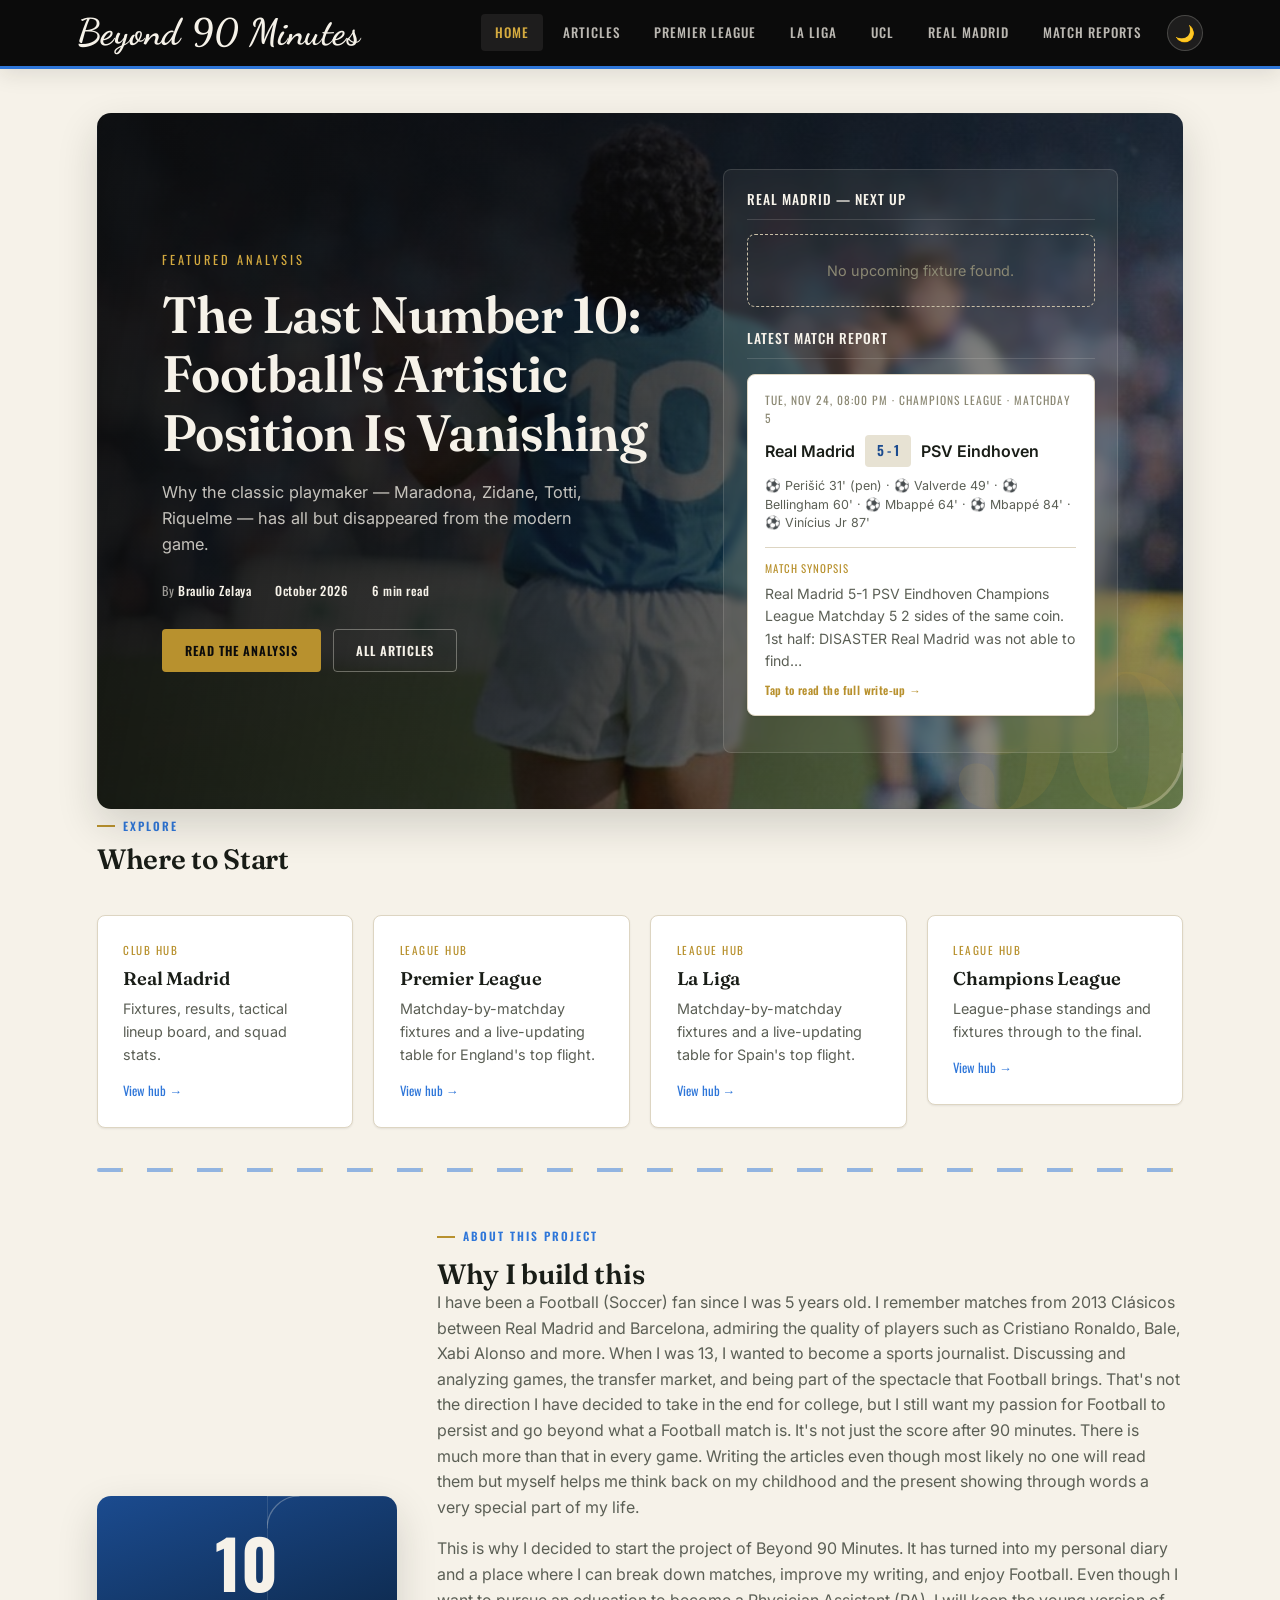
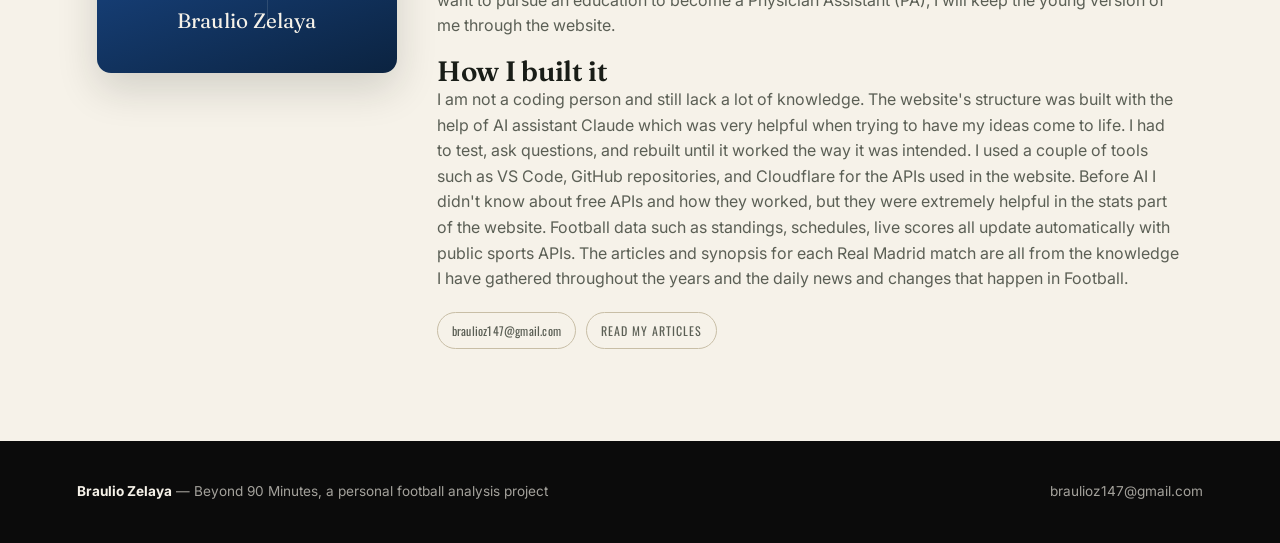
<file: index.html>
<!DOCTYPE html>
<html lang="en">
<head>
    <meta charset="UTF-8">
    <meta name="viewport" content="width=device-width, initial-scale=1.0">
    <title>Beyond 90 Minutes — Football Analysis by Braulio Zelaya</title>
    <meta name="description" content="A personal football analysis hub: tactical breakdowns, league hubs, and original articles.">

    <!-- Social preview (Open Graph / Twitter Card) — controls how the link
         looks when shared, e.g. in an email to an admissions reader.
         Already pointed at your GitHub Pages URL; update it below if the
         repo/URL ever changes. -->
    <meta property="og:type" content="website">
    <meta property="og:site_name" content="Beyond 90 Minutes">
    <meta property="og:title" content="Beyond 90 Minutes — Football Analysis by Braulio Zelaya">
    <meta property="og:description" content="A personal football analysis hub: tactical breakdowns, league hubs, and original articles.">
    <meta property="og:image" content="https://larsenbz.github.io/Beyond-90-minutes/images/kroos-modric.jpg">
    <meta name="twitter:card" content="summary_large_image">
    <meta name="twitter:title" content="Beyond 90 Minutes — Football Analysis by Braulio Zelaya">
    <meta name="twitter:description" content="A personal football analysis hub: tactical breakdowns, league hubs, and original articles.">
    <meta name="twitter:image" content="https://larsenbz.github.io/Beyond-90-minutes/images/kroos-modric.jpg">

    <link rel="icon" type="image/svg+xml" href="favicon.svg">
    <link rel="stylesheet" href="style.css">
</head>
<body data-page="home">
    <header class="top-header">
        <div class="logo-area">
            <a href="index.html">
                <div class="logo-placeholder">Beyond 90 Minutes</div>
            </a>
        </div>
        <div class="header-controls">
            <nav class="navigation" id="nav-menu">
                <a href="index.html" class="active">Home</a>
                <a href="articles.html">Articles</a>
                <a href="premier-league.html">Premier League</a>
                <a href="la-liga.html">La Liga</a>
                <a href="ucl.html">UCL</a>
                <a href="real-madrid.html">Real Madrid</a>
                <a href="match-reports.html">Match Reports</a>
            </nav>
            <button class="theme-toggle" id="theme-toggle" aria-label="Toggle dark mode">🌙</button>
            <button class="hamburger-toggle" id="menu-toggle" aria-label="Toggle Navigation">
                <span class="bar"></span>
                <span class="bar"></span>
                <span class="bar"></span>
            </button>
        </div>
    </header>

    <main class="main-content">
        <!-- HERO / MATCHDAY COVER -->
        <section class="hero-cover" style="background-image: linear-gradient(100deg, rgba(11,11,11,0.95) 0%, rgba(11,11,11,0.82) 40%, rgba(11,11,11,0.4) 100%), url('images/maradona-number-10.jpg'); background-size: cover; background-position: center 22%;">
            <div class="hero-grid">
                <div>
                    <span class="hero-eyebrow">Featured Analysis</span>
                    <h1>The Last Number 10: Football's Artistic Position Is Vanishing</h1>
                    <p>Why the classic playmaker — Maradona, Zidane, Totti, Riquelme — has all but disappeared from the modern game.</p>
                    <div class="hero-meta">
                        <span>By <strong>Braulio Zelaya</strong></span>
                        <span><strong>October 2026</strong></span>
                        <span><strong>6 min read</strong></span>
                    </div>
                    <div style="margin-top: 1.75rem; display: flex; gap: 12px; flex-wrap: wrap;">
                        <a href="article-classic-10.html"><button class="btn btn-primary">Read the Analysis</button></a>
                        <a href="articles.html"><button class="btn btn-outline">All Articles</button></a>
                    </div>
                </div>
                <div class="hero-scoreboard">
                    <h3>Real Madrid — Next Up</h3>
                    <div id="latest-match-sidebar">
                        <div class="skeleton-wrapper"><div class="skeleton-card"></div></div>
                    </div>
                    <h3 style="margin-top: 1.5rem;">Latest Match Report</h3>
                    <div id="latest-report-sidebar">
                        <div class="skeleton-wrapper"><div class="skeleton-card"></div></div>
                    </div>
                </div>
            </div>
        </section>

        <!-- QUICK LINKS -->
        <section aria-labelledby="quick-links-heading">
            <span class="section-label" id="quick-links-heading">Explore</span>
            <h2>Where to Start</h2>
            <div class="quick-links">
                <a href="real-madrid.html" style="text-decoration:none;">
                    <div class="quick-link-card">
                        <span class="qlc-kicker">Club Hub</span>
                        <h3>Real Madrid</h3>
                        <p style="margin:0; font-size:0.9rem;">Fixtures, results, tactical lineup board, and squad stats.</p>
                        <span class="arrow">View hub →</span>
                    </div>
                </a>
                <a href="premier-league.html" style="text-decoration:none;">
                    <div class="quick-link-card">
                        <span class="qlc-kicker">League Hub</span>
                        <h3>Premier League</h3>
                        <p style="margin:0; font-size:0.9rem;">Matchday-by-matchday fixtures and a live-updating table for England's top flight.</p>
                        <span class="arrow">View hub →</span>
                    </div>
                </a>
                <a href="la-liga.html" style="text-decoration:none;">
                    <div class="quick-link-card">
                        <span class="qlc-kicker">League Hub</span>
                        <h3>La Liga</h3>
                        <p style="margin:0; font-size:0.9rem;">Matchday-by-matchday fixtures and a live-updating table for Spain's top flight.</p>
                        <span class="arrow">View hub →</span>
                    </div>
                </a>
                <a href="ucl.html" style="text-decoration:none;">
                    <div class="quick-link-card">
                        <span class="qlc-kicker">League Hub</span>
                        <h3>Champions League</h3>
                        <p style="margin:0; font-size:0.9rem;">League-phase standings and fixtures through to the final.</p>
                        <span class="arrow">View hub →</span>
                    </div>
                </a>
            </div>
        </section>

        <hr class="touchline">

        <!-- ABOUT THE AUTHOR — signature "player card" section -->
        <section class="about-section" aria-labelledby="about-heading">
            <div class="author-card">
                <div class="author-card-number">10</div>
                <div class="author-card-name">Braulio Zelaya</div>
            </div>
            <div class="about-text">
                <span class="section-label" id="about-heading">About This Project</span>
                <h2>Why I build this</h2>
                <p>I have been a Football (Soccer) fan since I was 5 years old. I remember matches from 2013 Clásicos between Real Madrid and Barcelona, admiring the quality of players such as Cristiano Ronaldo, Bale, Xabi Alonso and more. When I was 13, I wanted to become a sports journalist. Discussing and analyzing games, the transfer market, and being part of the spectacle that Football brings. That's not the direction I have decided to take in the end for college, but I still want my passion for Football to persist and go beyond what a Football match is. It's not just the score after 90 minutes. There is much more than that in every game. Writing the articles even though most likely no one will read them but myself helps me think back on my childhood and the present showing through words a very special part of my life.</p>
                <p>This is why I decided to start the project of Beyond 90 Minutes. It has turned into my personal diary and a place where I can break down matches, improve my writing, and enjoy Football. Even though I want to pursue an education to become a Physician Assistant (PA), I will keep the young version of me through the website.</p>
                <h2>How I built it</h2>
                <p>I am not a coding person and still lack a lot of knowledge. The website's structure was built with the help of AI assistant Claude which was very helpful when trying to have my ideas come to life. I had to test, ask questions, and rebuilt until it worked the way it was intended. I used a couple of tools such as VS Code, GitHub repositories, and Cloudflare for the APIs used in the website. Before AI I didn't know about free APIs and how they worked, but they were extremely helpful in the stats part of the website. Football data such as standings, schedules, live scores all update automatically with public sports APIs. The articles and synopsis for each Real Madrid match are all from the knowledge I have gathered throughout the years and the daily news and changes that happen in Football.</p>
                <div class="about-links">
                    <a href="mailto:braulioz147@gmail.com" style="text-transform: none; letter-spacing: 0.2px;">braulioz147@gmail.com</a>
                    <a href="articles.html">Read my articles</a>
                </div>
            </div>
        </section>
    </main>

    <!-- Global Match Detail Modal -->
    <div id="match-modal" class="modal-overlay">
        <div class="modal-body">
            <button class="modal-close" aria-label="Close">×</button>
            <div id="modal-details-content"></div>
        </div>
    </div>

    <footer>
        <div class="footer-inner">
            <span><strong>Braulio Zelaya</strong> — Beyond 90 Minutes, a personal football analysis project</span>
            <div class="footer-links">
                <a href="mailto:braulioz147@gmail.com">braulioz147@gmail.com</a>
            </div>
        </div>
    </footer>

    <script src="script.js"></script>
</body>
</html>
</file>
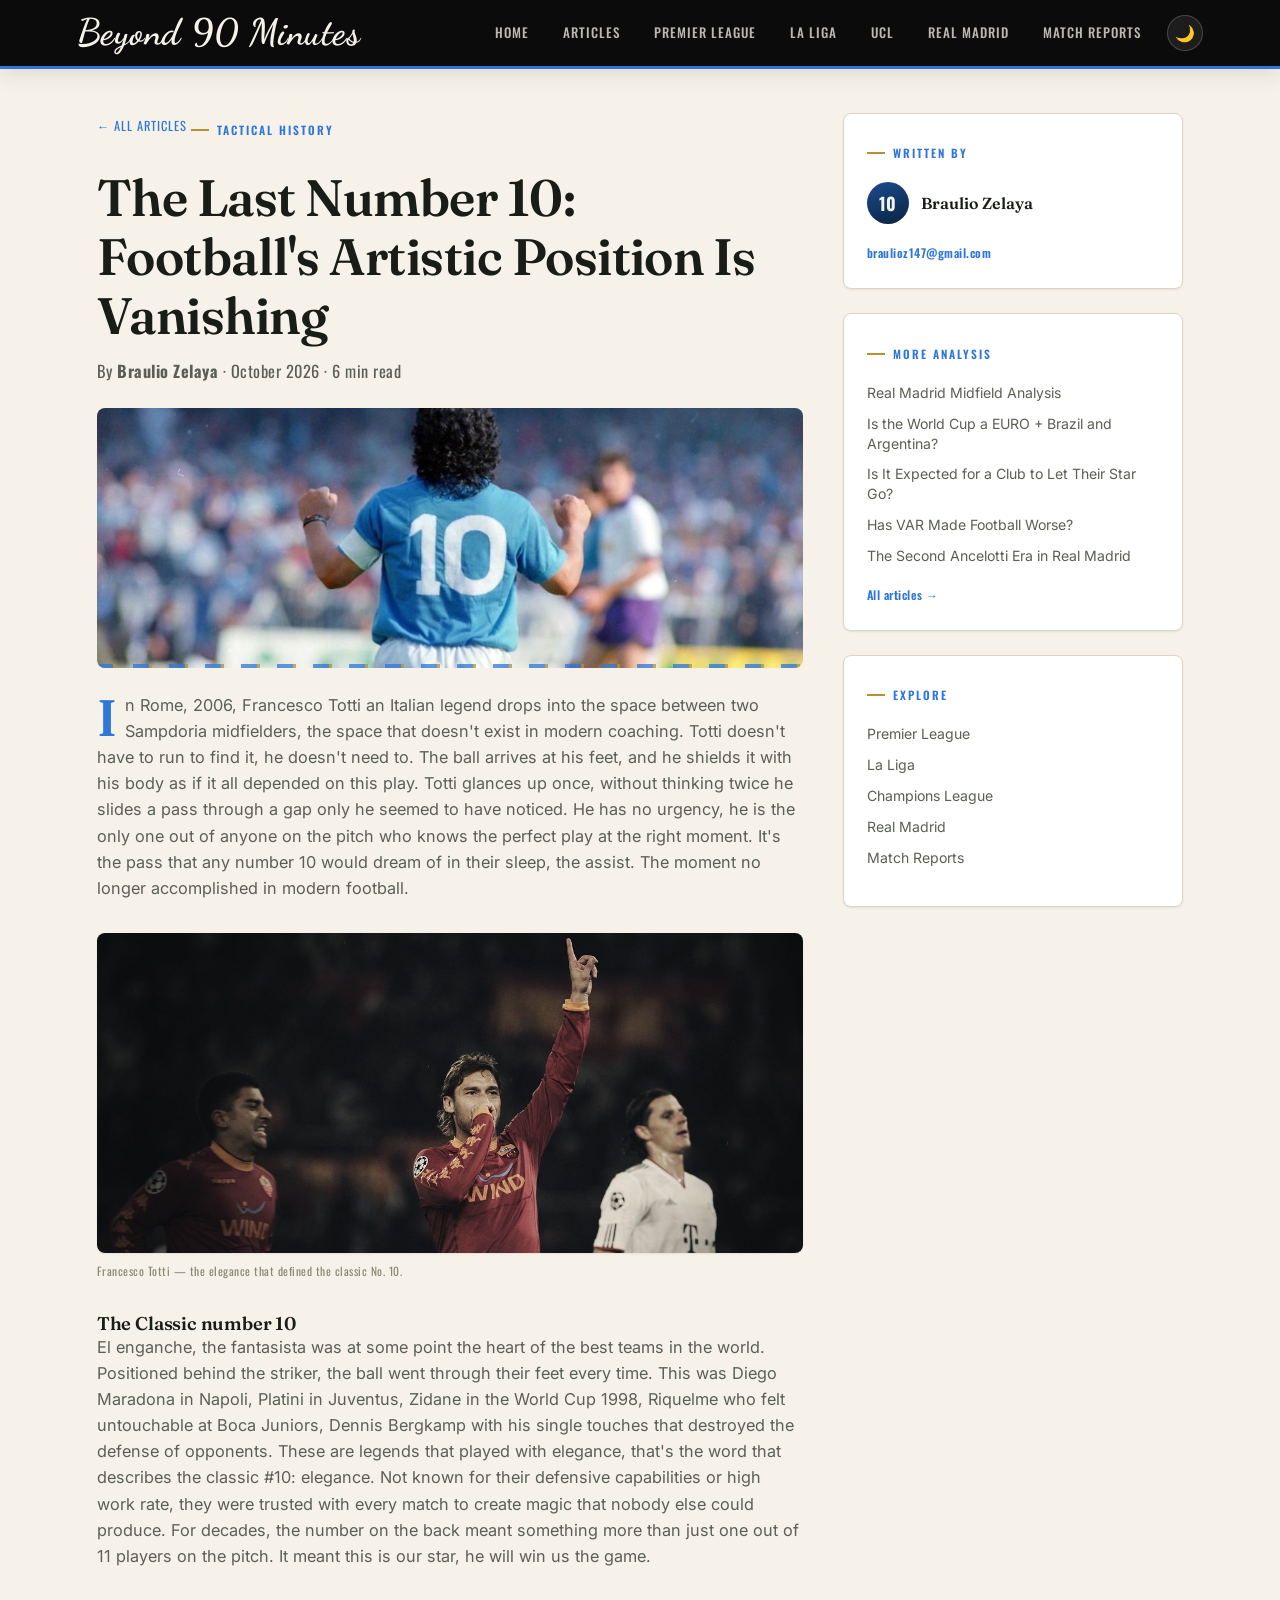
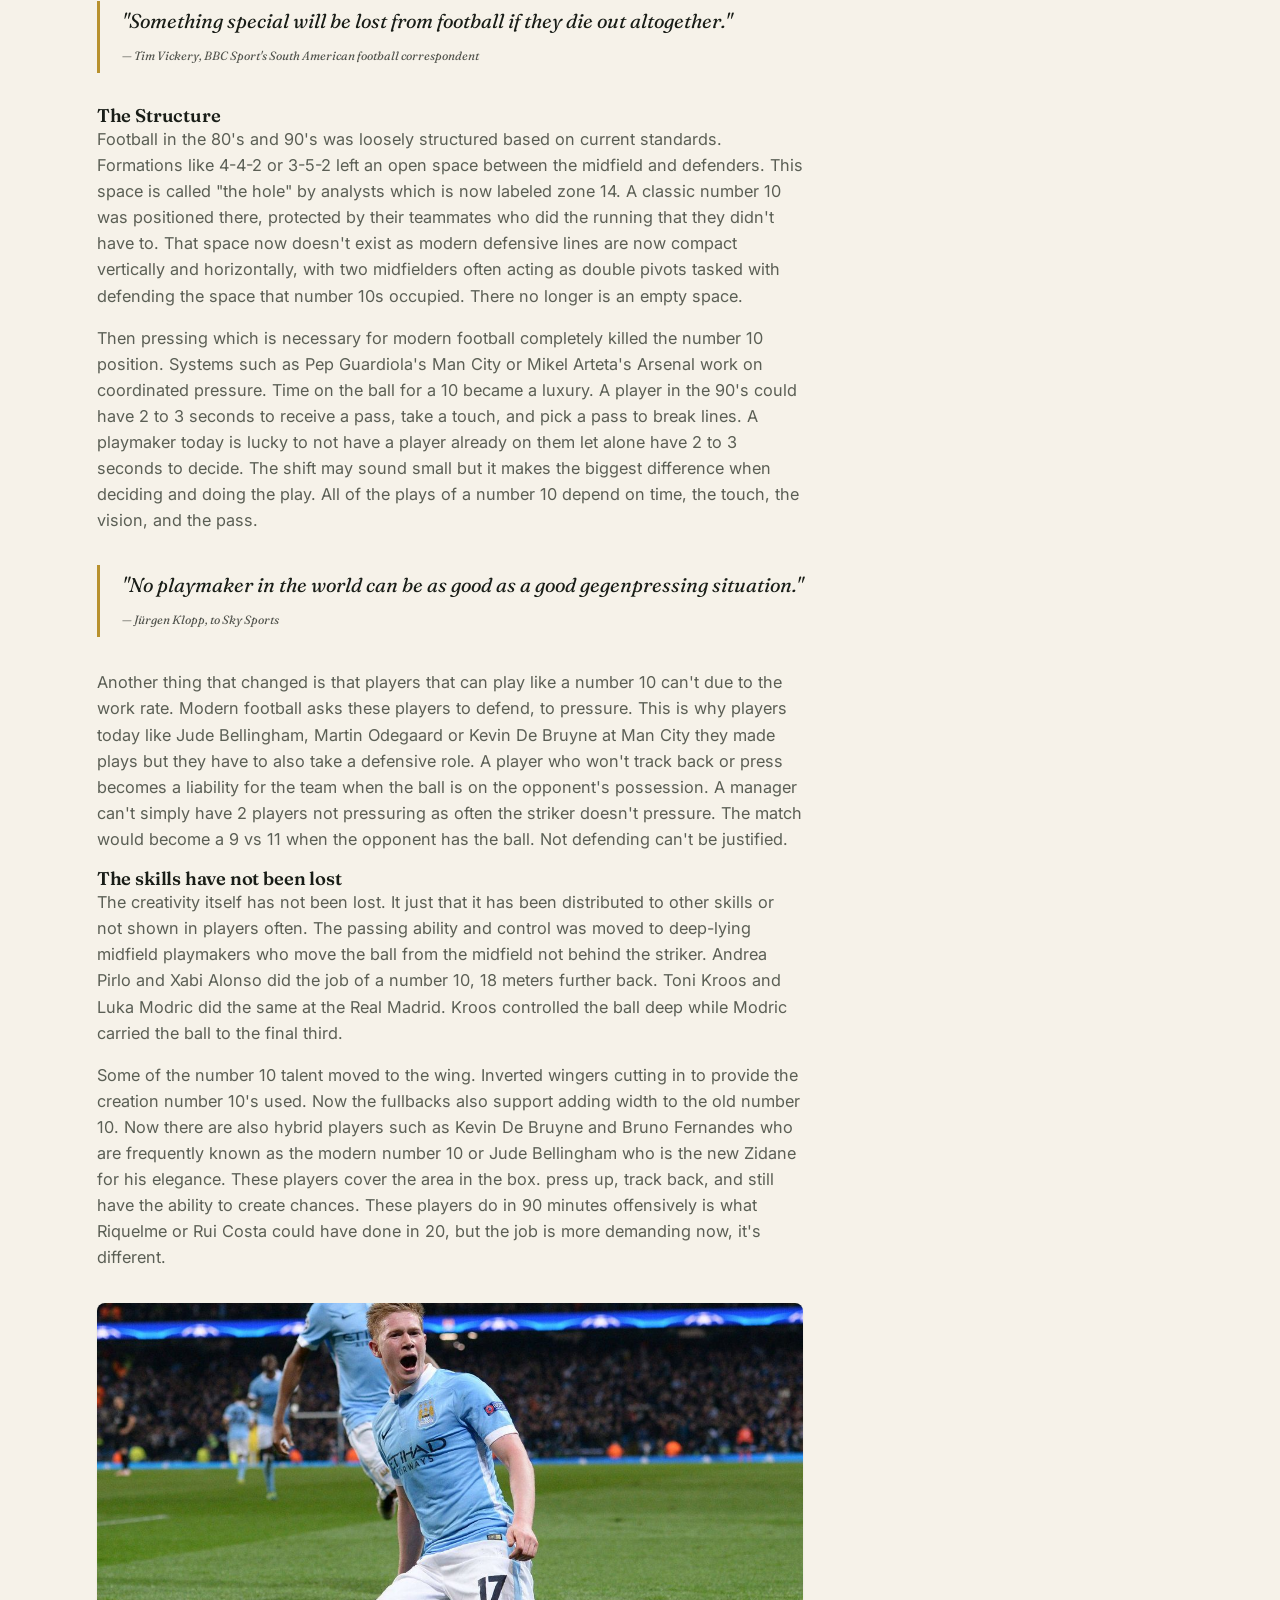
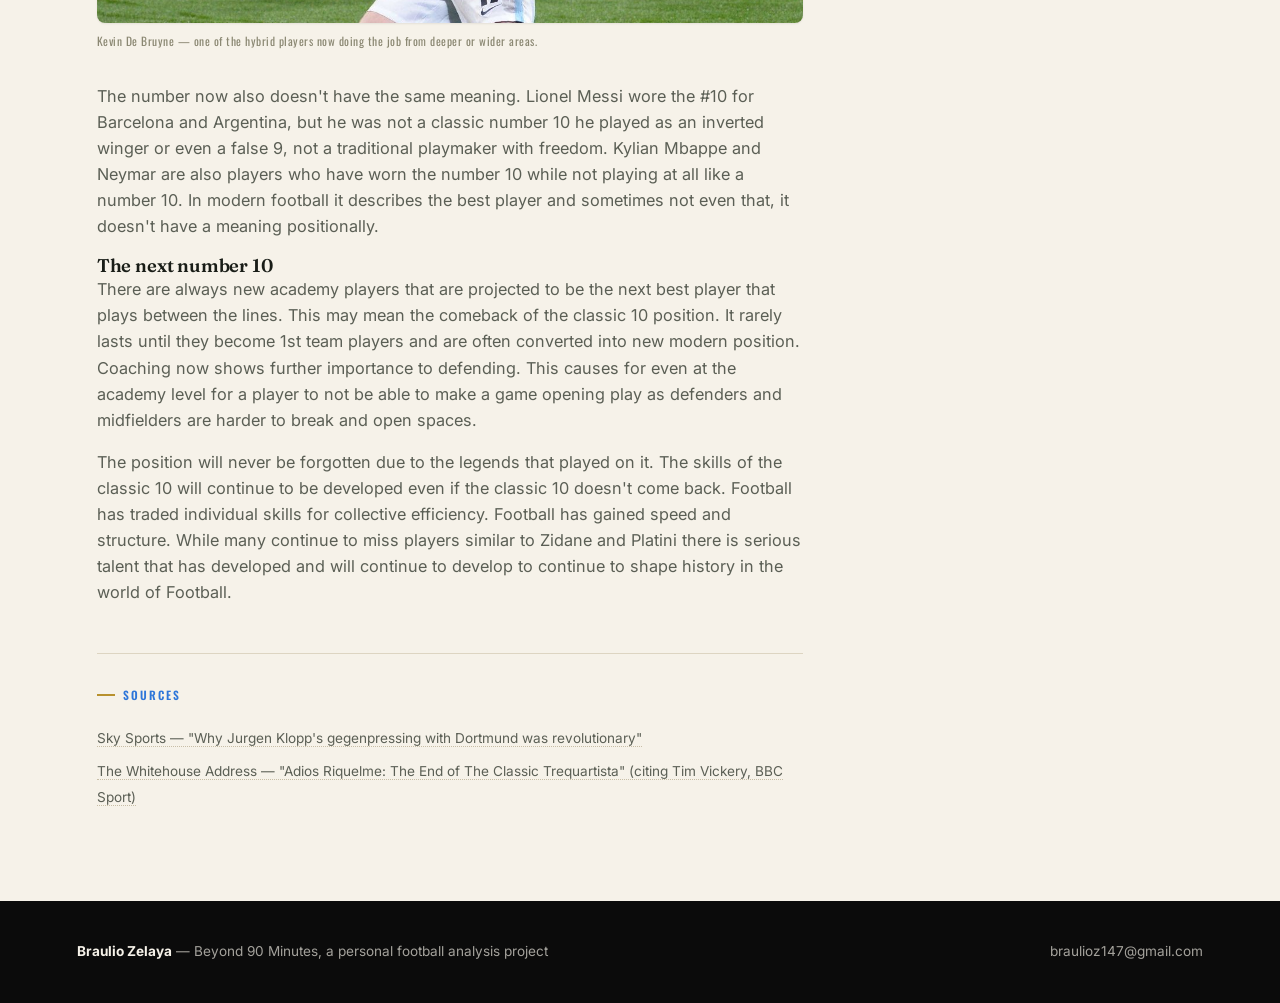
<file: article-classic-10.html>
<!DOCTYPE html>
<html lang="en">
<head>
    <meta charset="UTF-8">
    <meta name="viewport" content="width=device-width, initial-scale=1.0">
    <title>The Last Number 10: Football's Artistic Position Is Vanishing | Beyond 90 Minutes</title>
    <meta property="og:type" content="article">
    <meta property="og:site_name" content="Beyond 90 Minutes">
    <meta property="og:title" content="The Last Number 10: Football's Artistic Position Is Vanishing">
    <meta property="og:description" content="Why the classic playmaker — Maradona, Zidane, Totti, Riquelme — has all but disappeared from the modern game.">
    <meta property="og:image" content="https://larsenbz.github.io/Beyond-90-minutes/images/maradona-number-10.jpg">
    <meta name="twitter:card" content="summary_large_image">
    <meta name="twitter:title" content="The Last Number 10: Football's Artistic Position Is Vanishing">
    <meta name="twitter:description" content="Why the classic playmaker — Maradona, Zidane, Totti, Riquelme — has all but disappeared from the modern game.">
    <meta name="twitter:image" content="https://larsenbz.github.io/Beyond-90-minutes/images/maradona-number-10.jpg">
    <link rel="icon" type="image/svg+xml" href="favicon.svg">
    <link rel="stylesheet" href="style.css">
</head>
<body data-page="article">
    <header class="top-header">
        <div class="logo-area"><a href="index.html"><div class="logo-placeholder">Beyond 90 Minutes</div></a></div>
        <div class="header-controls">
            <nav class="navigation" id="nav-menu">
                <a href="index.html">Home</a>
                <a href="articles.html">Articles</a>
                <a href="premier-league.html">Premier League</a>
                <a href="la-liga.html">La Liga</a>
                <a href="ucl.html">UCL</a>
                <a href="real-madrid.html">Real Madrid</a>
                <a href="match-reports.html">Match Reports</a>
            </nav>
            <button class="theme-toggle" id="theme-toggle" aria-label="Toggle dark mode">🌙</button>
            <button class="hamburger-toggle" id="menu-toggle" aria-label="Toggle Navigation">
                <span class="bar"></span><span class="bar"></span><span class="bar"></span>
            </button>
        </div>
    </header>

    <main class="main-content">
        <div class="page-layout article-page-layout" style="padding: 0;">
        <article class="article-body">
            <a href="articles.html" class="back-link">← All Articles</a>
            <span class="article-header-tag">Tactical History</span>
            <h1>The Last Number 10: Football's Artistic Position Is Vanishing</h1>
            <p class="article-byline">By <strong>Braulio Zelaya</strong> · October 2026 · 6 min read</p>

            <div class="article-cover" role="img" aria-label="Diego Maradona, back to camera, wearing the number 10 shirt for Napoli" style="background-image: url('images/maradona-number-10.jpg'); background-position: center 25%;"></div>

            <p class="lede">In Rome, 2006, Francesco Totti an Italian legend drops into the space between two Sampdoria midfielders, the space that doesn't exist in modern coaching. Totti doesn't have to run to find it, he doesn't need to. The ball arrives at his feet, and he shields it with his body as if it all depended on this play. Totti glances up once, without thinking twice he slides a pass through a gap only he seemed to have noticed. He has no urgency, he is the only one out of anyone on the pitch who knows the perfect play at the right moment. It's the pass that any number 10 would dream of in their sleep, the assist. The moment no longer accomplished in modern football.</p>

            <figure class="article-inline-photo">
                <img src="images/totti-number-10.jpg" alt="Francesco Totti celebrating for Roma" style="object-position: center 20%;">
                <figcaption>Francesco Totti — the elegance that defined the classic No. 10.</figcaption>
            </figure>

            <h3>The Classic number 10</h3>
            <p>El enganche, the fantasista was at some point the heart of the best teams in the world. Positioned behind the striker, the ball went through their feet every time. This was Diego Maradona in Napoli, Platini in Juventus, Zidane in the World Cup 1998, Riquelme who felt untouchable at Boca Juniors, Dennis Bergkamp with his single touches that destroyed the defense of opponents. These are legends that played with elegance, that's the word that describes the classic #10: elegance. Not known for their defensive capabilities or high work rate, they were trusted with every match to create magic that nobody else could produce. For decades, the number on the back meant something more than just one out of 11 players on the pitch. It meant this is our star, he will win us the game.</p>

            <div class="pull-quote">"Something special will be lost from football if they die out altogether."<br><span style="font-size:0.6em; opacity:0.75;">— Tim Vickery, BBC Sport's South American football correspondent</span></div>

            <h3>The Structure</h3>
            <p>Football in the 80's and 90's was loosely structured based on current standards. Formations like 4-4-2 or 3-5-2 left an open space between the midfield and defenders. This space is called "the hole" by analysts which is now labeled zone 14. A classic number 10 was positioned there, protected by their teammates who did the running that they didn't have to. That space now doesn't exist as modern defensive lines are now compact vertically and horizontally, with two midfielders often acting as double pivots tasked with defending the space that number 10s occupied. There no longer is an empty space.</p>

            <p>Then pressing which is necessary for modern football completely killed the number 10 position. Systems such as Pep Guardiola's Man City or Mikel Arteta's Arsenal work on coordinated pressure. Time on the ball for a 10 became a luxury. A player in the 90's could have 2 to 3 seconds to receive a pass, take a touch, and pick a pass to break lines. A playmaker today is lucky to not have a player already on them let alone have 2 to 3 seconds to decide. The shift may sound small but it makes the biggest difference when deciding and doing the play. All of the plays of a number 10 depend on time, the touch, the vision, and the pass.</p>

            <div class="pull-quote">"No playmaker in the world can be as good as a good gegenpressing situation."<br><span style="font-size:0.6em; opacity:0.75;">— Jürgen Klopp, to Sky Sports</span></div>

            <p>Another thing that changed is that players that can play like a number 10 can't due to the work rate. Modern football asks these players to defend, to pressure. This is why players today like Jude Bellingham, Martin Odegaard or Kevin De Bruyne at Man City they made plays but they have to also take a defensive role. A player who won't track back or press becomes a liability for the team when the ball is on the opponent's possession. A manager can't simply have 2 players not pressuring as often the striker doesn't pressure. The match would become a 9 vs 11 when the opponent has the ball. Not defending can't be justified.</p>

            <h3>The skills have not been lost</h3>
            <p>The creativity itself has not been lost. It just that it has been distributed to other skills or not shown in players often. The passing ability and control was moved to deep-lying midfield playmakers who move the ball from the midfield not behind the striker. Andrea Pirlo and Xabi Alonso did the job of a number 10, 18 meters further back. Toni Kroos and Luka Modric did the same at the Real Madrid. Kroos controlled the ball deep while Modric carried the ball to the final third.</p>

            <p>Some of the number 10 talent moved to the wing. Inverted wingers cutting in to provide the creation number 10's used. Now the fullbacks also support adding width to the old number 10. Now there are also hybrid players such as Kevin De Bruyne and Bruno Fernandes who are frequently known as the modern number 10 or Jude Bellingham who is the new Zidane for his elegance. These players cover the area in the box. press up, track back, and still have the ability to create chances. These players do in 90 minutes offensively is what Riquelme or Rui Costa could have done in 20, but the job is more demanding now, it's different.</p>

            <figure class="article-inline-photo">
                <img src="images/kdb-number-10.jpg" alt="Kevin De Bruyne celebrating for Manchester City" style="object-position: center 15%;">
                <figcaption>Kevin De Bruyne — one of the hybrid players now doing the job from deeper or wider areas.</figcaption>
            </figure>

            <p>The number now also doesn't have the same meaning. Lionel Messi wore the #10 for Barcelona and Argentina, but he was not a classic number 10 he played as an inverted winger or even a false 9, not a traditional playmaker with freedom. Kylian Mbappe and Neymar are also players who have worn the number 10 while not playing at all like a number 10. In modern football it describes the best player and sometimes not even that, it doesn't have a meaning positionally.</p>

            <h3>The next number 10</h3>
            <p>There are always new academy players that are projected to be the next best player that plays between the lines. This may mean the comeback of the classic 10 position. It rarely lasts until they become 1st team players and are often converted into new modern position. Coaching now shows further importance to defending. This causes for even at the academy level for a player to not be able to make a game opening play as defenders and midfielders are harder to break and open spaces.</p>

            <p>The position will never be forgotten due to the legends that played on it. The skills of the classic 10 will continue to be developed even if the classic 10 doesn't come back. Football has traded individual skills for collective efficiency. Football has gained speed and structure. While many continue to miss players similar to Zidane and Platini there is serious talent that has developed and will continue to develop to continue to shape history in the world of Football.</p>

            <div class="article-sources">
                <span class="section-label">Sources</span>
                <ul>
                    <li><a href="https://www.skysports.com/football/news/11661/11729575/why-jurgen-klopps-gegenpressing-with-dortmund-was-revolutionary" target="_blank" rel="noopener">Sky Sports — "Why Jurgen Klopp's gegenpressing with Dortmund was revolutionary"</a></li>
                    <li><a href="http://whitehouseaddress.blogspot.com/2015/01/adios-riquelme-end-of-classic.html" target="_blank" rel="noopener">The Whitehouse Address — "Adios Riquelme: The End of The Classic Trequartista" (citing Tim Vickery, BBC Sport)</a></li>
                </ul>
            </div>
        </article>
        <aside class="article-sidebar">
            <div class="sidebar-card">
                <span class="section-label">Written By</span>
                <div class="sidebar-author">
                    <div class="sidebar-author-badge">10</div>
                    <div>
                        <div class="sidebar-author-name">Braulio Zelaya</div>
                    </div>
                </div>
                <a href="mailto:braulioz147@gmail.com" class="sidebar-link">braulioz147@gmail.com</a>
            </div>
            <div class="sidebar-card">
                <span class="section-label">More Analysis</span>
                <ul class="sidebar-article-list">
                    <li><a href="article-real-madrid.html">Real Madrid Midfield Analysis</a></li>
                    <li><a href="article-world-cup.html">Is the World Cup a EURO + Brazil and Argentina?</a></li>
                    <li><a href="article-julian-alvarez.html">Is It Expected for a Club to Let Their Star Go?</a></li>
                    <li><a href="article-var.html">Has VAR Made Football Worse?</a></li>
                    <li><a href="article-rm-2022.html">The Second Ancelotti Era in Real Madrid</a></li>
                </ul>
                <a href="articles.html" class="sidebar-link">All articles →</a>
            </div>
            <div class="sidebar-card">
                <span class="section-label">Explore</span>
                <ul class="sidebar-article-list">
                    <li><a href="premier-league.html">Premier League</a></li>
                    <li><a href="la-liga.html">La Liga</a></li>
                    <li><a href="ucl.html">Champions League</a></li>
                    <li><a href="real-madrid.html">Real Madrid</a></li>
                    <li><a href="match-reports.html">Match Reports</a></li>
                </ul>
            </div>
        </aside>
        </div>
    </main>

    <footer>
        <div class="footer-inner">
            <span><strong>Braulio Zelaya</strong> — Beyond 90 Minutes, a personal football analysis project</span>
            <div class="footer-links">
                <a href="mailto:braulioz147@gmail.com">braulioz147@gmail.com</a>
            </div>
        </div>
    </footer>

    <script src="script.js"></script>
</body>
</html>
</file>
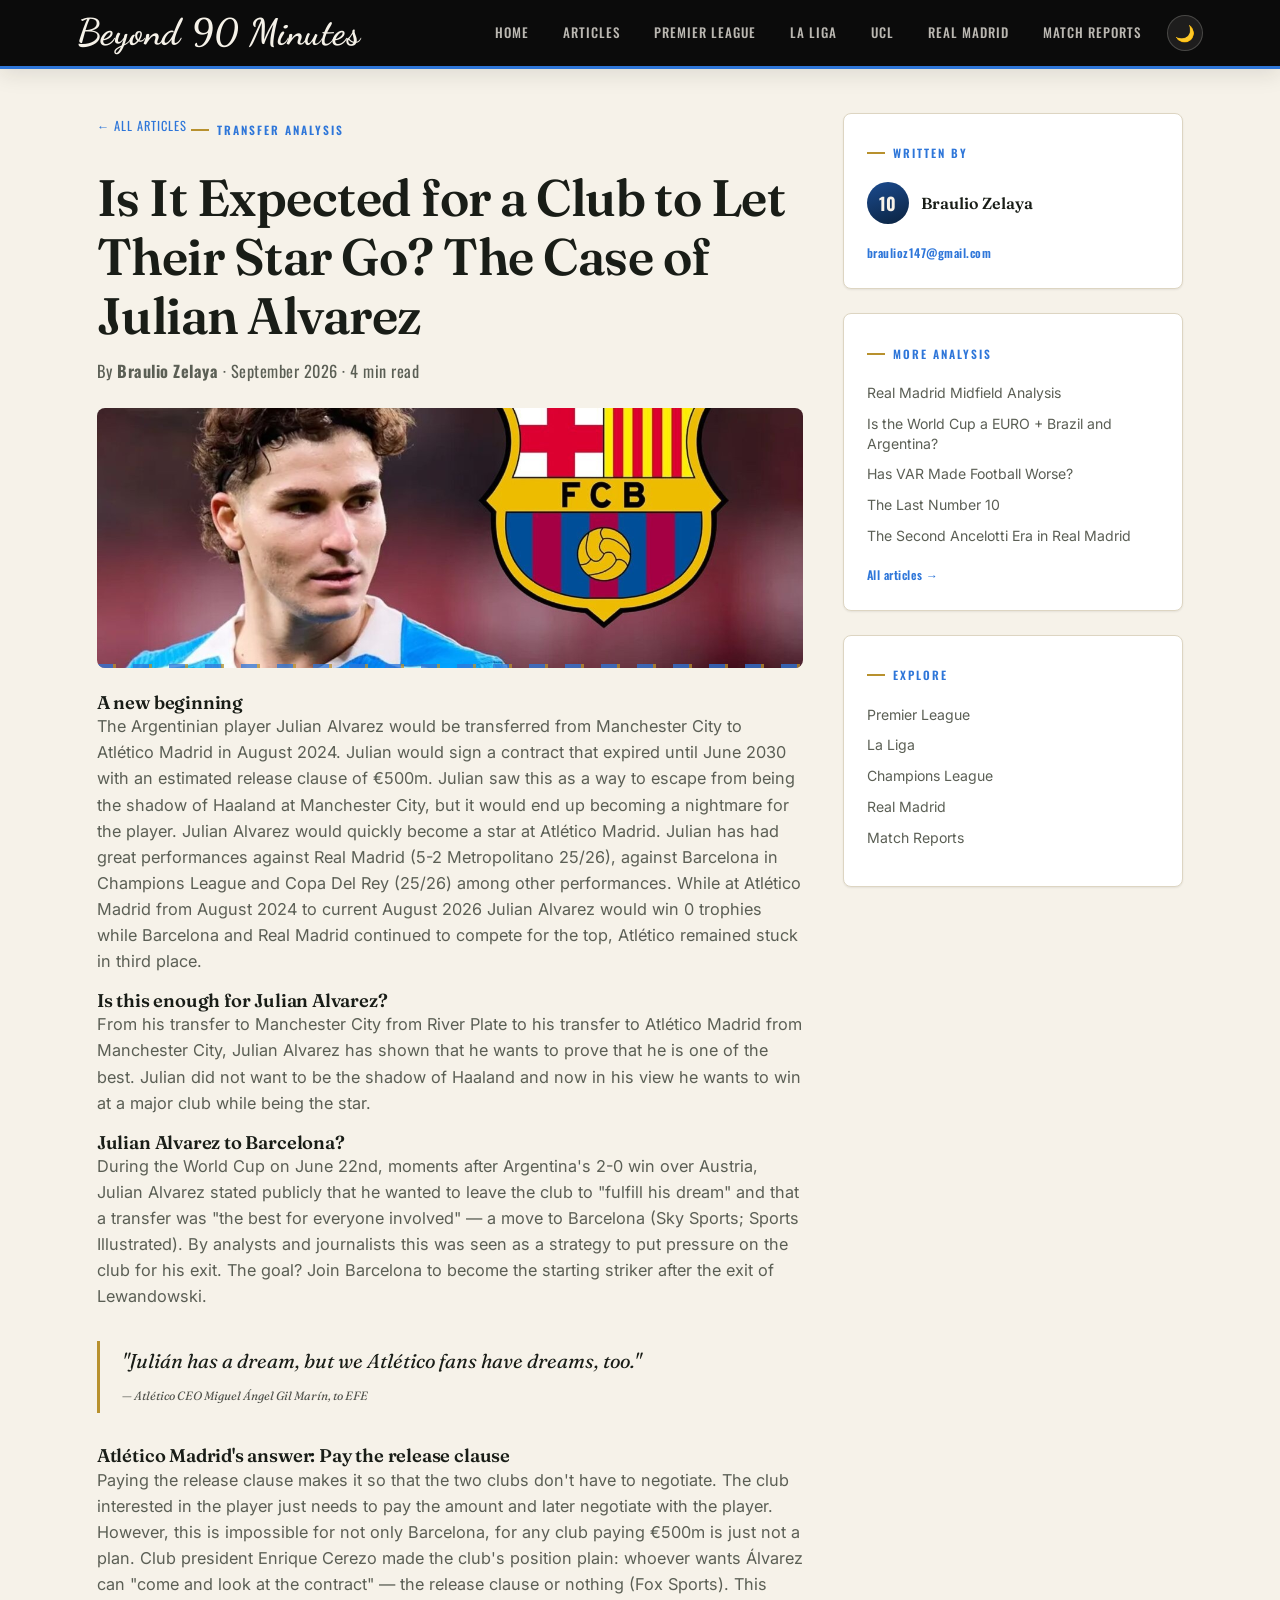
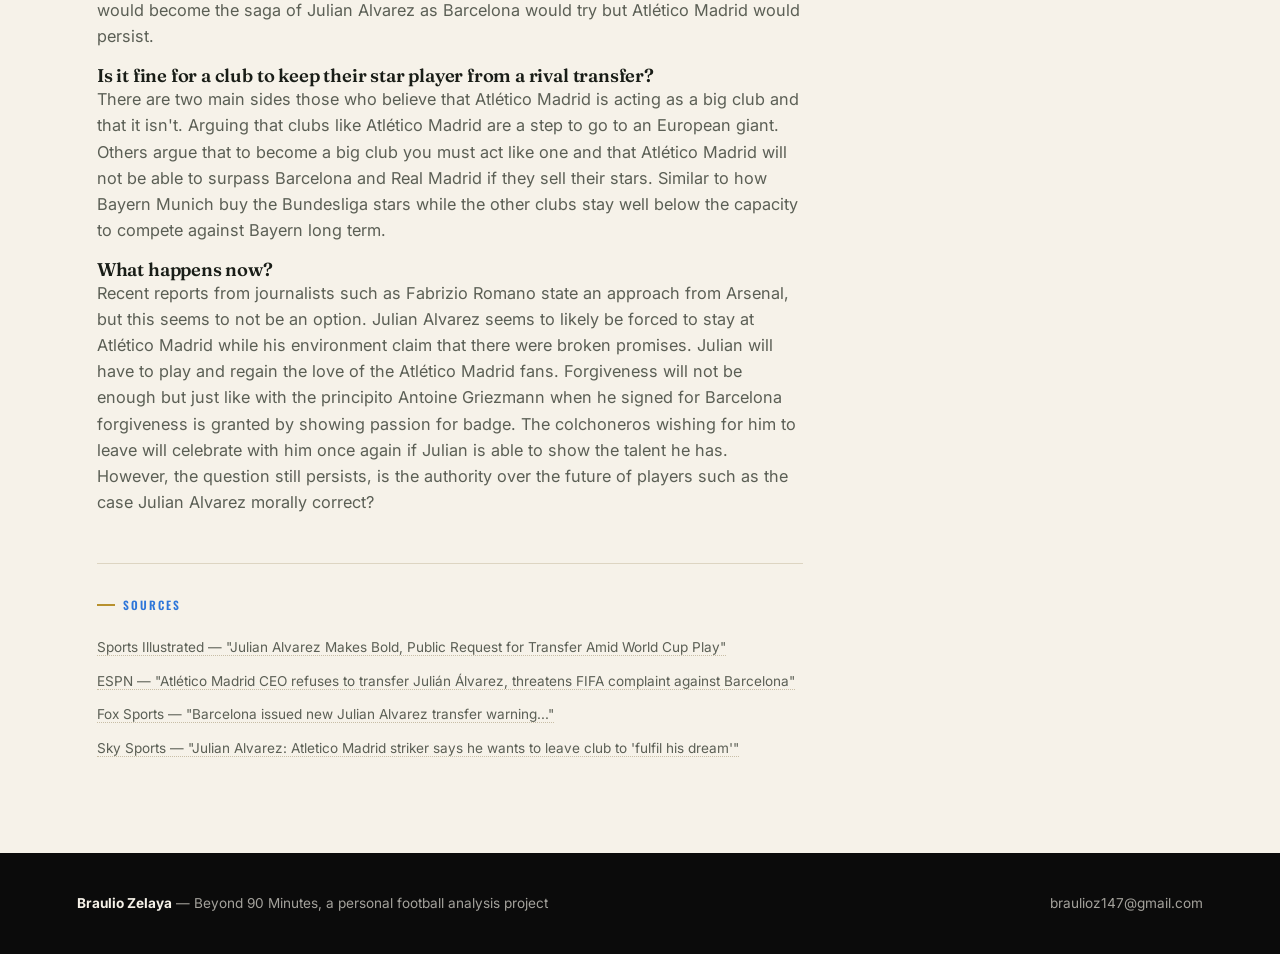
<file: article-julian-alvarez.html>
<!DOCTYPE html>
<html lang="en">
<head>
    <meta charset="UTF-8">
    <meta name="viewport" content="width=device-width, initial-scale=1.0">
    <title>Is It Expected for a Club to Let Their Star Go? | Beyond 90 Minutes</title>
    <meta property="og:type" content="article">
    <meta property="og:site_name" content="Beyond 90 Minutes">
    <meta property="og:title" content="Is It Expected for a Club to Let Their Star Go? The Case of Julian Alvarez">
    <meta property="og:description" content="The Julian Alvarez saga: Atlético Madrid, the €500m release clause, and Barcelona's chase.">
    <meta property="og:image" content="https://larsenbz.github.io/Beyond-90-minutes/images/julian-alvarez.jpg">
    <meta name="twitter:card" content="summary_large_image">
    <meta name="twitter:title" content="Is It Expected for a Club to Let Their Star Go? The Case of Julian Alvarez">
    <meta name="twitter:description" content="The Julian Alvarez saga: Atlético Madrid, the €500m release clause, and Barcelona's chase.">
    <meta name="twitter:image" content="https://larsenbz.github.io/Beyond-90-minutes/images/julian-alvarez.jpg">
    <link rel="icon" type="image/svg+xml" href="favicon.svg">
    <link rel="stylesheet" href="style.css">
</head>
<body data-page="article">
    <header class="top-header">
        <div class="logo-area"><a href="index.html"><div class="logo-placeholder">Beyond 90 Minutes</div></a></div>
        <div class="header-controls">
            <nav class="navigation" id="nav-menu">
                <a href="index.html">Home</a>
                <a href="articles.html">Articles</a>
                <a href="premier-league.html">Premier League</a>
                <a href="la-liga.html">La Liga</a>
                <a href="ucl.html">UCL</a>
                <a href="real-madrid.html">Real Madrid</a>
                <a href="match-reports.html">Match Reports</a>
            </nav>
            <button class="theme-toggle" id="theme-toggle" aria-label="Toggle dark mode">🌙</button>
            <button class="hamburger-toggle" id="menu-toggle" aria-label="Toggle Navigation">
                <span class="bar"></span><span class="bar"></span><span class="bar"></span>
            </button>
        </div>
    </header>

    <main class="main-content">
        <div class="page-layout article-page-layout" style="padding: 0;">
        <article class="article-body">
            <a href="articles.html" class="back-link">← All Articles</a>
            <span class="article-header-tag">Transfer Analysis</span>
            <h1>Is It Expected for a Club to Let Their Star Go? The Case of Julian Alvarez</h1>
            <p class="article-byline">By <strong>Braulio Zelaya</strong> · September 2026 · 4 min read</p>

            <div class="article-cover" role="img" aria-label="Julian Alvarez transfer saga illustration" style="background-image: url('images/julian-alvarez.jpg'); background-position: 22% 30%;"></div>

            <h3>A new beginning</h3>
            <p>The Argentinian player Julian Alvarez would be transferred from Manchester City to Atlético Madrid in August 2024. Julian would sign a contract that expired until June 2030 with an estimated release clause of €500m. Julian saw this as a way to escape from being the shadow of Haaland at Manchester City, but it would end up becoming a nightmare for the player. Julian Alvarez would quickly become a star at Atlético Madrid. Julian has had great performances against Real Madrid (5-2 Metropolitano 25/26), against Barcelona in Champions League and Copa Del Rey (25/26) among other performances. While at Atlético Madrid from August 2024 to current August 2026 Julian Alvarez would win 0 trophies while Barcelona and Real Madrid continued to compete for the top, Atlético remained stuck in third place.</p>

            <h3>Is this enough for Julian Alvarez?</h3>
            <p>From his transfer to Manchester City from River Plate to his transfer to Atlético Madrid from Manchester City, Julian Alvarez has shown that he wants to prove that he is one of the best. Julian did not want to be the shadow of Haaland and now in his view he wants to win at a major club while being the star.</p>

            <h3>Julian Alvarez to Barcelona?</h3>
            <p>During the World Cup on June 22nd, moments after Argentina's 2-0 win over Austria, Julian Alvarez stated publicly that he wanted to leave the club to "fulfill his dream" and that a transfer was "the best for everyone involved" — a move to Barcelona (Sky Sports; Sports Illustrated). By analysts and journalists this was seen as a strategy to put pressure on the club for his exit. The goal? Join Barcelona to become the starting striker after the exit of Lewandowski.</p>

            <div class="pull-quote">"Julián has a dream, but we Atlético fans have dreams, too."<br><span style="font-size:0.6em; opacity:0.75;">— Atlético CEO Miguel Ángel Gil Marín, to EFE</span></div>

            <h3>Atlético Madrid's answer: Pay the release clause</h3>
            <p>Paying the release clause makes it so that the two clubs don't have to negotiate. The club interested in the player just needs to pay the amount and later negotiate with the player. However, this is impossible for not only Barcelona, for any club paying €500m is just not a plan. Club president Enrique Cerezo made the club's position plain: whoever wants Álvarez can "come and look at the contract" — the release clause or nothing (Fox Sports). This would become the saga of Julian Alvarez as Barcelona would try but Atlético Madrid would persist.</p>

            <h3>Is it fine for a club to keep their star player from a rival transfer?</h3>
            <p>There are two main sides those who believe that Atlético Madrid is acting as a big club and that it isn't. Arguing that clubs like Atlético Madrid are a step to go to an European giant. Others argue that to become a big club you must act like one and that Atlético Madrid will not be able to surpass Barcelona and Real Madrid if they sell their stars. Similar to how Bayern Munich buy the Bundesliga stars while the other clubs stay well below the capacity to compete against Bayern long term.</p>

            <h3>What happens now?</h3>
            <p>Recent reports from journalists such as Fabrizio Romano state an approach from Arsenal, but this seems to not be an option. Julian Alvarez seems to likely be forced to stay at Atlético Madrid while his environment claim that there were broken promises. Julian will have to play and regain the love of the Atlético Madrid fans. Forgiveness will not be enough but just like with the principito Antoine Griezmann when he signed for Barcelona forgiveness is granted by showing passion for badge. The colchoneros wishing for him to leave will celebrate with him once again if Julian is able to show the talent he has. However, the question still persists, is the authority over the future of players such as the case Julian Alvarez morally correct?</p>

            <div class="article-sources">
                <span class="section-label">Sources</span>
                <ul>
                    <li><a href="https://www.si.com/soccer/julian-alvarez-makes-bold-public-request-for-transfer-amid-world-cup-play" target="_blank" rel="noopener">Sports Illustrated — "Julian Alvarez Makes Bold, Public Request for Transfer Amid World Cup Play"</a></li>
                    <li><a href="https://www.espn.com/soccer/story/_/id/49153868/atletico-madrid-ceo-refuses-transfer-julian-alvarez-threatens-fifa-complaint-barcelona" target="_blank" rel="noopener">ESPN — "Atlético Madrid CEO refuses to transfer Julián Álvarez, threatens FIFA complaint against Barcelona"</a></li>
                    <li><a href="https://www.foxsports.com/articles/soccer/barcelona-issued-new-julian-alvarez-transfer-warning-as-atletico-madrid-president-refuses-to-budge-on-500m-price-tag" target="_blank" rel="noopener">Fox Sports — "Barcelona issued new Julian Alvarez transfer warning..."</a></li>
                    <li><a href="https://www.skysports.com/football/news/11095/13556913/julian-alvarez-atletico-madrid-striker-says-he-wants-to-leave-club-to-fulfil-his-dream" target="_blank" rel="noopener">Sky Sports — "Julian Alvarez: Atletico Madrid striker says he wants to leave club to 'fulfil his dream'"</a></li>
                </ul>
            </div>
        </article>
        <aside class="article-sidebar">
            <div class="sidebar-card">
                <span class="section-label">Written By</span>
                <div class="sidebar-author">
                    <div class="sidebar-author-badge">10</div>
                    <div>
                        <div class="sidebar-author-name">Braulio Zelaya</div>
                    </div>
                </div>
                <a href="mailto:braulioz147@gmail.com" class="sidebar-link">braulioz147@gmail.com</a>
            </div>
            <div class="sidebar-card">
                <span class="section-label">More Analysis</span>
                <ul class="sidebar-article-list">
                    <li><a href="article-real-madrid.html">Real Madrid Midfield Analysis</a></li>
                    <li><a href="article-world-cup.html">Is the World Cup a EURO + Brazil and Argentina?</a></li>
                    <li><a href="article-var.html">Has VAR Made Football Worse?</a></li>
                    <li><a href="article-classic-10.html">The Last Number 10</a></li>
                    <li><a href="article-rm-2022.html">The Second Ancelotti Era in Real Madrid</a></li>
                </ul>
                <a href="articles.html" class="sidebar-link">All articles →</a>
            </div>
            <div class="sidebar-card">
                <span class="section-label">Explore</span>
                <ul class="sidebar-article-list">
                    <li><a href="premier-league.html">Premier League</a></li>
                    <li><a href="la-liga.html">La Liga</a></li>
                    <li><a href="ucl.html">Champions League</a></li>
                    <li><a href="real-madrid.html">Real Madrid</a></li>
                    <li><a href="match-reports.html">Match Reports</a></li>
                </ul>
            </div>
        </aside>
        </div>
    </main>

    <footer>
        <div class="footer-inner">
            <span><strong>Braulio Zelaya</strong> — Beyond 90 Minutes, a personal football analysis project</span>
            <div class="footer-links">
                <a href="mailto:braulioz147@gmail.com">braulioz147@gmail.com</a>
            </div>
        </div>
    </footer>

    <script src="script.js"></script>
</body>
</html>
</file>
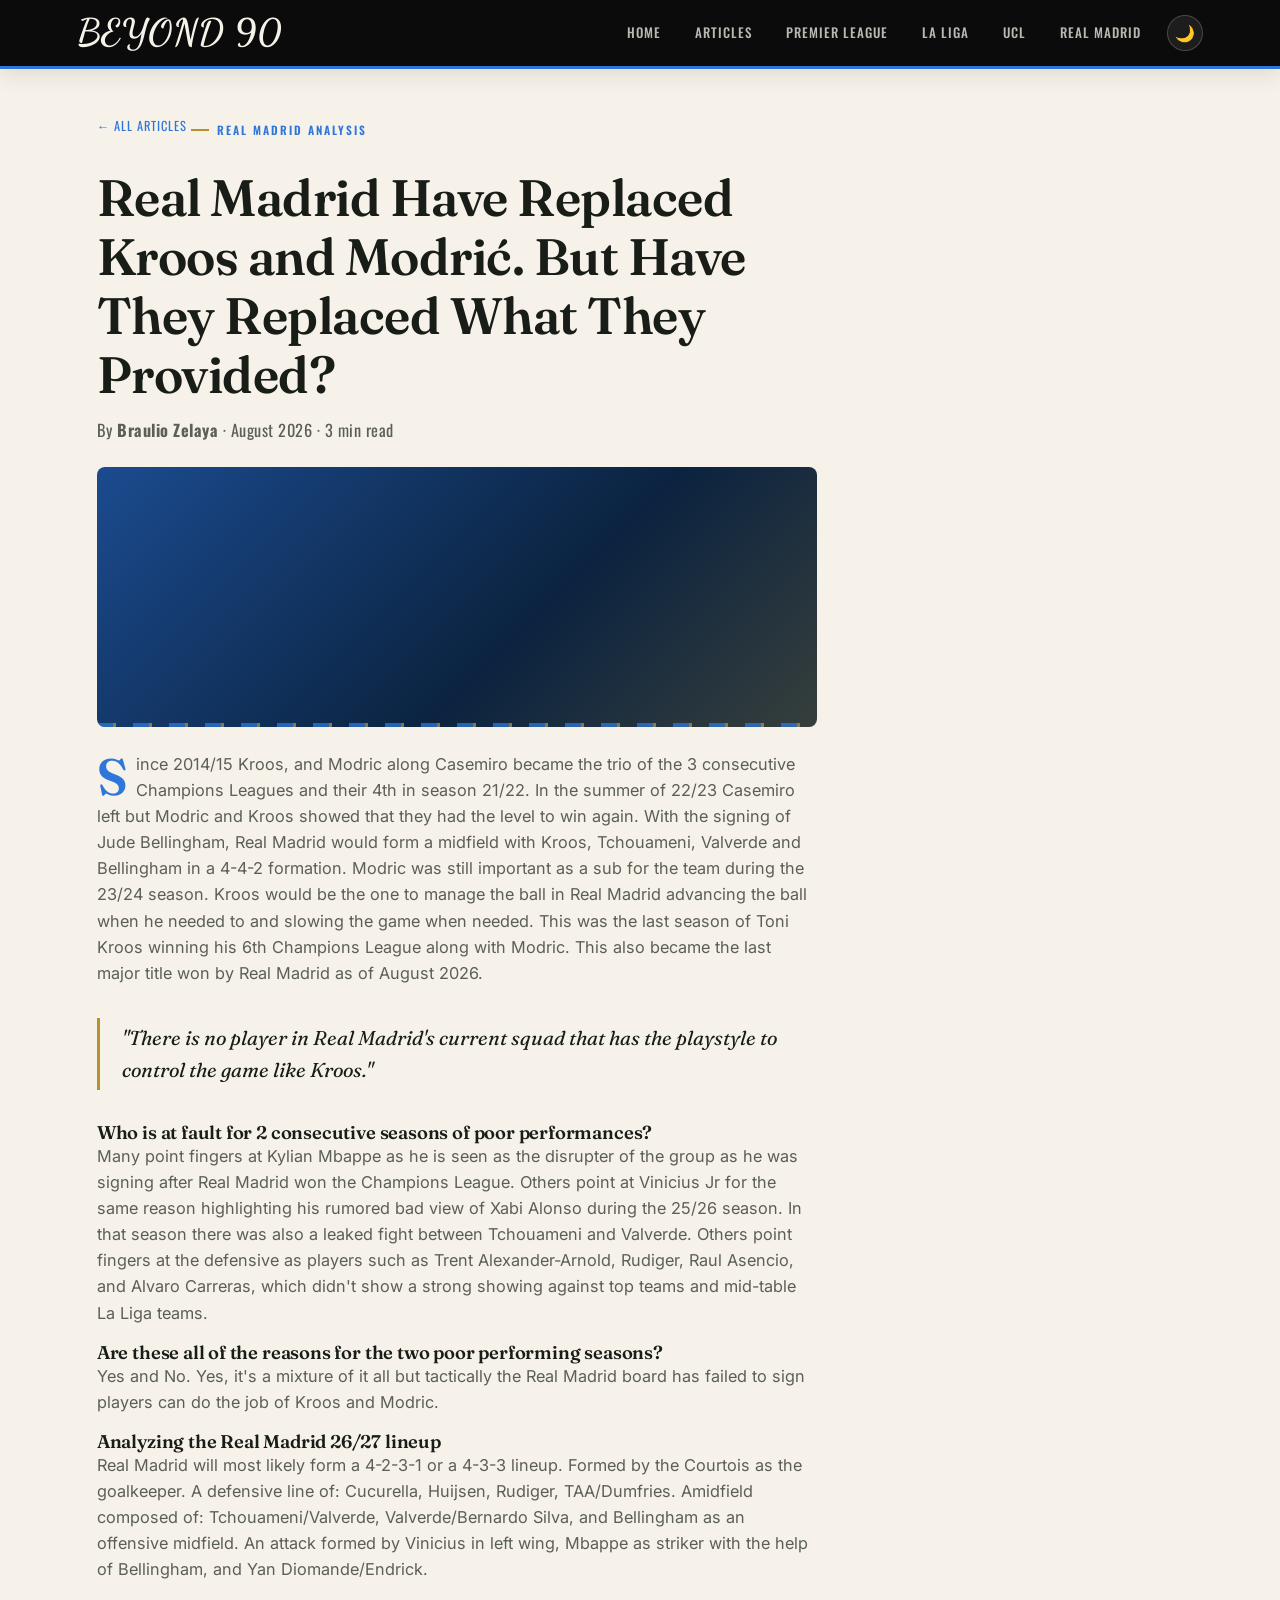
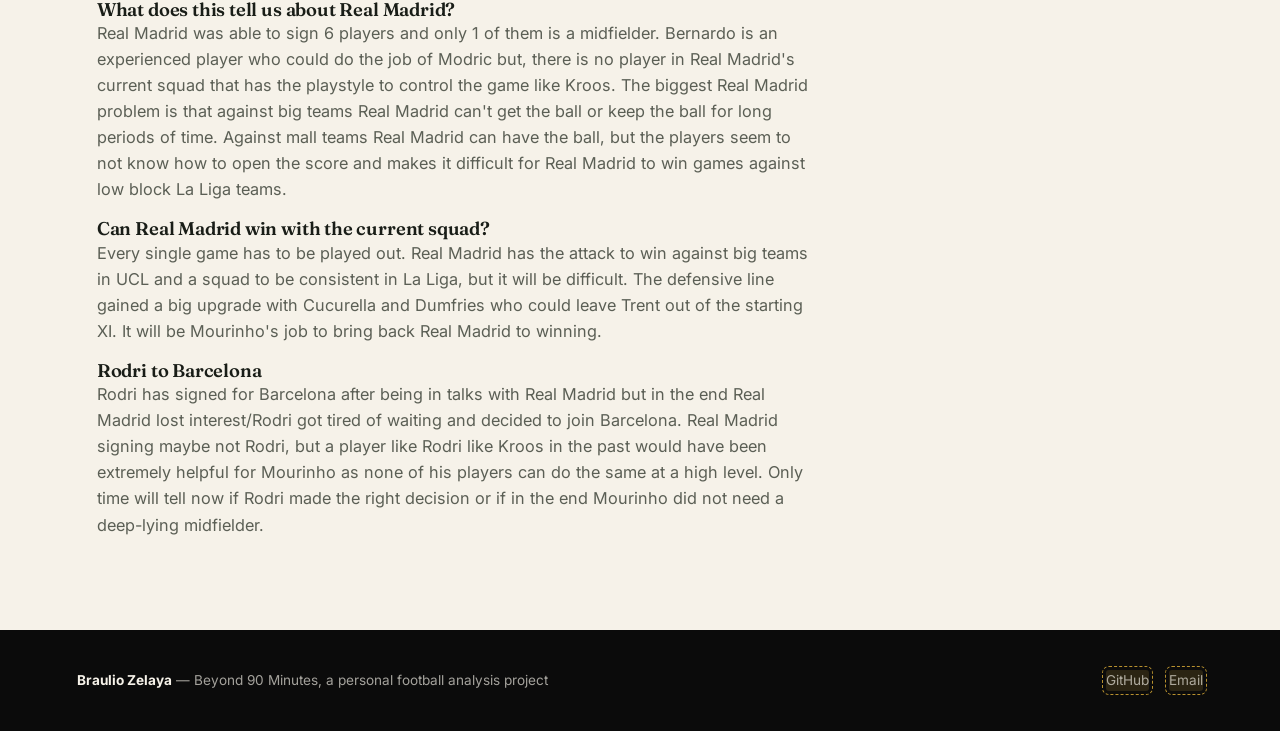
<file: article-real-madrid (1).html>
<!DOCTYPE html>
<html lang="en">
<head>
    <meta charset="UTF-8">
    <meta name="viewport" content="width=device-width, initial-scale=1.0">
    <title>Real Madrid Midfield Analysis | Beyond 90 Minutes</title>
    <link rel="stylesheet" href="style.css">
</head>
<body data-page="article">
    <header class="top-header">
        <div class="logo-area"><a href="index.html"><div class="logo-placeholder">BEYOND 90</div></a></div>
        <div class="header-controls">
            <nav class="navigation" id="nav-menu">
                <a href="index.html">Home</a>
                <a href="articles.html">Articles</a>
                <a href="premier-league.html">Premier League</a>
                <a href="la-liga.html">La Liga</a>
                <a href="ucl.html">UCL</a>
                <a href="real-madrid.html">Real Madrid</a>
            </nav>
            <button class="theme-toggle" id="theme-toggle" aria-label="Toggle dark mode">🌙</button>
            <button class="hamburger-toggle" id="menu-toggle" aria-label="Toggle Navigation">
                <span class="bar"></span><span class="bar"></span><span class="bar"></span>
            </button>
        </div>
    </header>

    <main class="main-content">
        <article class="article-body">
            <a href="articles.html" class="back-link">← All Articles</a>
            <span class="article-header-tag">Real Madrid Analysis</span>
            <h1>Real Madrid Have Replaced Kroos and Modrić. But Have They Replaced What They Provided?</h1>
            <p class="article-byline">By <strong>Braulio Zelaya</strong> · August 2026 · 3 min read</p>

            <div class="article-cover" role="img" aria-label="Midfield tactical illustration"></div>

            <p class="lede">Since 2014/15 Kroos, and Modric along Casemiro became the trio of the 3 consecutive Champions Leagues and their 4th in season 21/22. In the summer of 22/23 Casemiro left but Modric and Kroos showed that they had the level to win again. With the signing of Jude Bellingham, Real Madrid would form a midfield with Kroos, Tchouameni, Valverde and Bellingham in a 4-4-2 formation. Modric was still important as a sub for the team during the 23/24 season. Kroos would be the one to manage the ball in Real Madrid advancing the ball when he needed to and slowing the game when needed. This was the last season of Toni Kroos winning his 6th Champions League along with Modric. This also became the last major title won by Real Madrid as of August 2026.</p>

            <div class="pull-quote">"There is no player in Real Madrid's current squad that has the playstyle to control the game like Kroos."</div>

            <h3>Who is at fault for 2 consecutive seasons of poor performances?</h3>
            <p>Many point fingers at Kylian Mbappe as he is seen as the disrupter of the group as he was signing after Real Madrid won the Champions League. Others point at Vinicius Jr for the same reason highlighting his rumored bad view of Xabi Alonso during the 25/26 season. In that season there was also a leaked fight between Tchouameni and Valverde. Others point fingers at the defensive as players such as Trent Alexander-Arnold, Rudiger, Raul Asencio, and Alvaro Carreras, which didn't show a strong showing against top teams and mid-table La Liga teams.</p>

            <h3>Are these all of the reasons for the two poor performing seasons?</h3>
            <p>Yes and No. Yes, it's a mixture of it all but tactically the Real Madrid board has failed to sign players can do the job of Kroos and Modric.</p>

            <h3>Analyzing the Real Madrid 26/27 lineup</h3>
            <p>Real Madrid will most likely form a 4-2-3-1 or a 4-3-3 lineup. Formed by the Courtois as the goalkeeper. A defensive line of: Cucurella, Huijsen, Rudiger, TAA/Dumfries. Amidfield composed of: Tchouameni/Valverde, Valverde/Bernardo Silva, and Bellingham as an offensive midfield. An attack formed by Vinicius in left wing, Mbappe as striker with the help of Bellingham, and Yan Diomande/Endrick.</p>

            <h3>What does this tell us about Real Madrid?</h3>
            <p>Real Madrid was able to sign 6 players and only 1 of them is a midfielder. Bernardo is an experienced player who could do the job of Modric but, there is no player in Real Madrid's current squad that has the playstyle to control the game like Kroos. The biggest Real Madrid problem is that against big teams Real Madrid can't get the ball or keep the ball for long periods of time. Against mall teams Real Madrid can have the ball, but the players seem to not know how to open the score and makes it difficult for Real Madrid to win games against low block La Liga teams.</p>

            <h3>Can Real Madrid win with the current squad?</h3>
            <p>Every single game has to be played out. Real Madrid has the attack to win against big teams in UCL and a squad to be consistent in La Liga, but it will be difficult. The defensive line gained a big upgrade with Cucurella and Dumfries who could leave Trent out of the starting XI. It will be Mourinho's job to bring back Real Madrid to winning.</p>

            <h3>Rodri to Barcelona</h3>
            <p>Rodri has signed for Barcelona after being in talks with Real Madrid but in the end Real Madrid lost interest/Rodri got tired of waiting and decided to join Barcelona. Real Madrid signing maybe not Rodri, but a player like Rodri like Kroos in the past would have been extremely helpful for Mourinho as none of his players can do the same at a high level. Only time will tell now if Rodri made the right decision or if in the end Mourinho did not need a deep-lying midfielder.</p>
        </article>
    </main>

    <footer>
        <div class="footer-inner">
            <span><strong>Braulio Zelaya</strong> — Beyond 90 Minutes, a personal football analysis project</span>
            <div class="footer-links">
                <a href="https://github.com/EDIT-ME" class="edit-me">GitHub</a>
                <a href="mailto:you@EDIT-ME.com" class="edit-me">Email</a>
            </div>
        </div>
    </footer>

    <script src="script.js"></script>
</body>
</html>
</file>
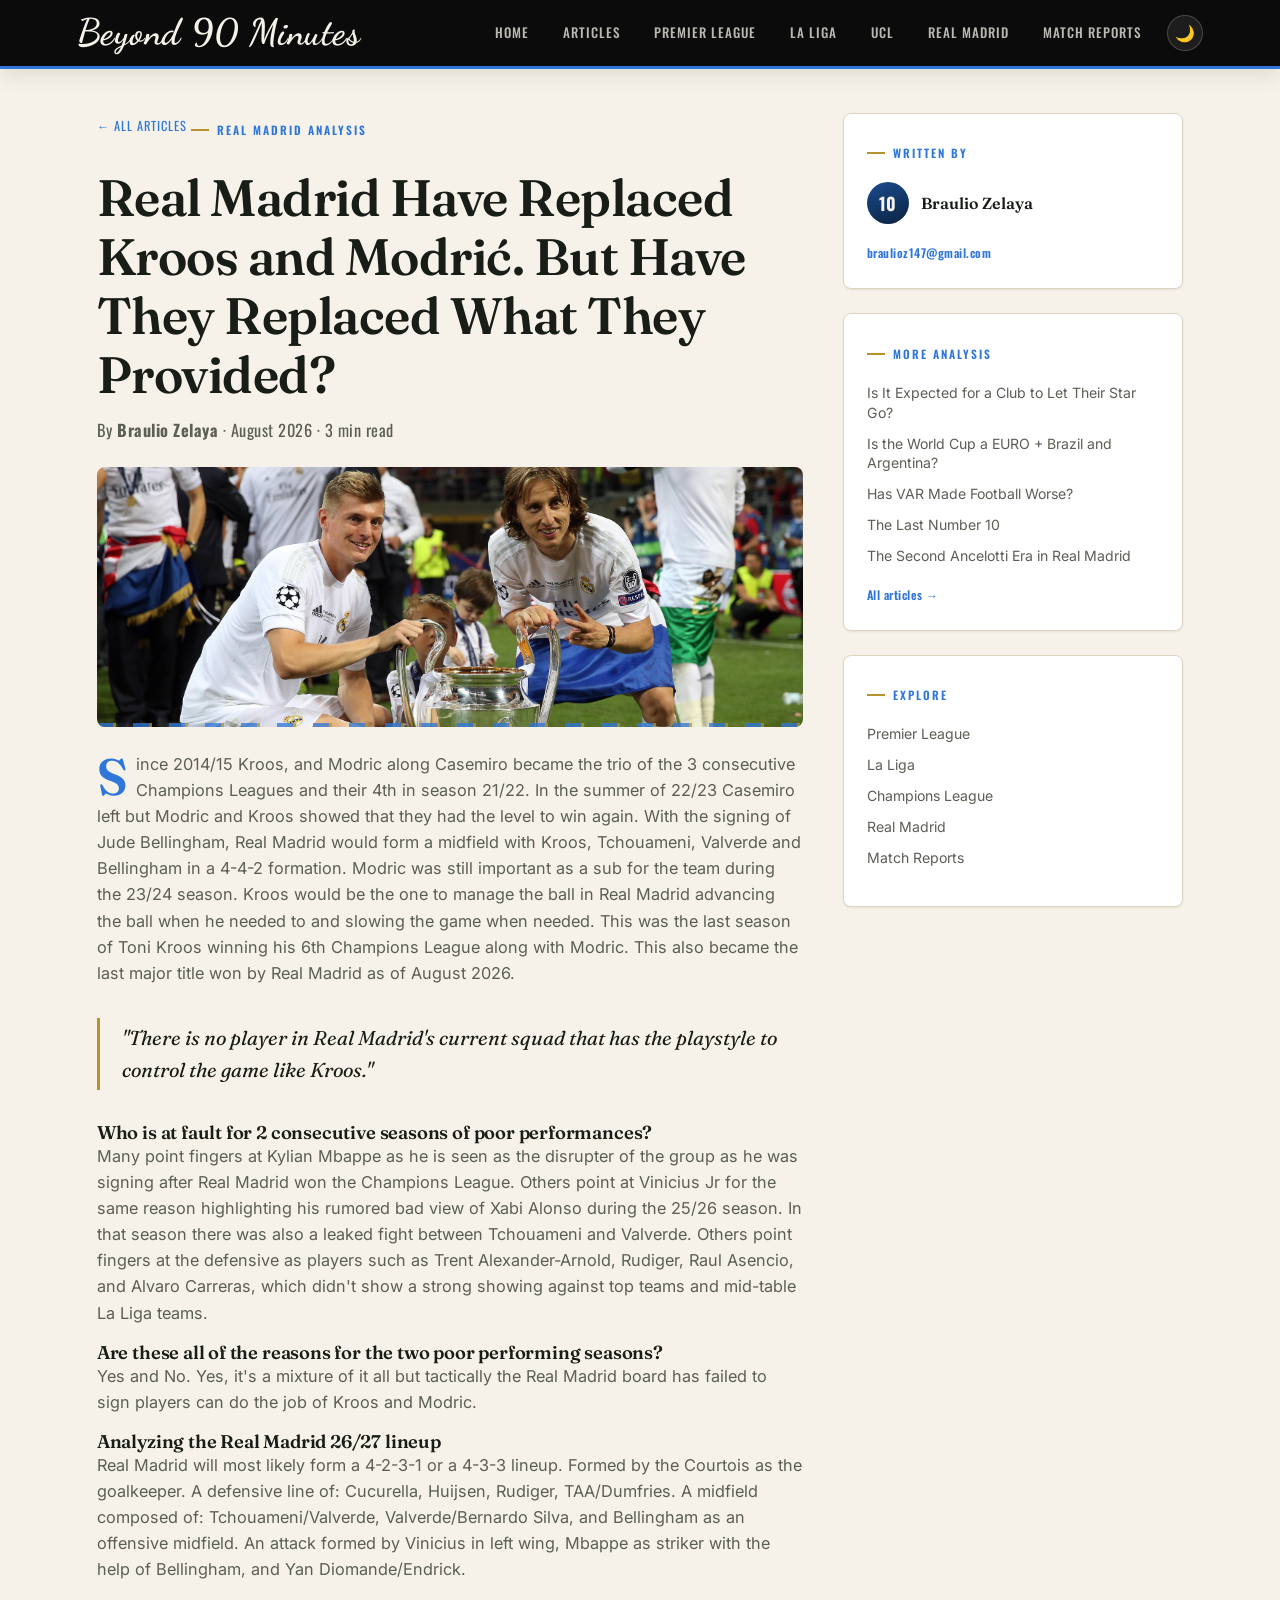
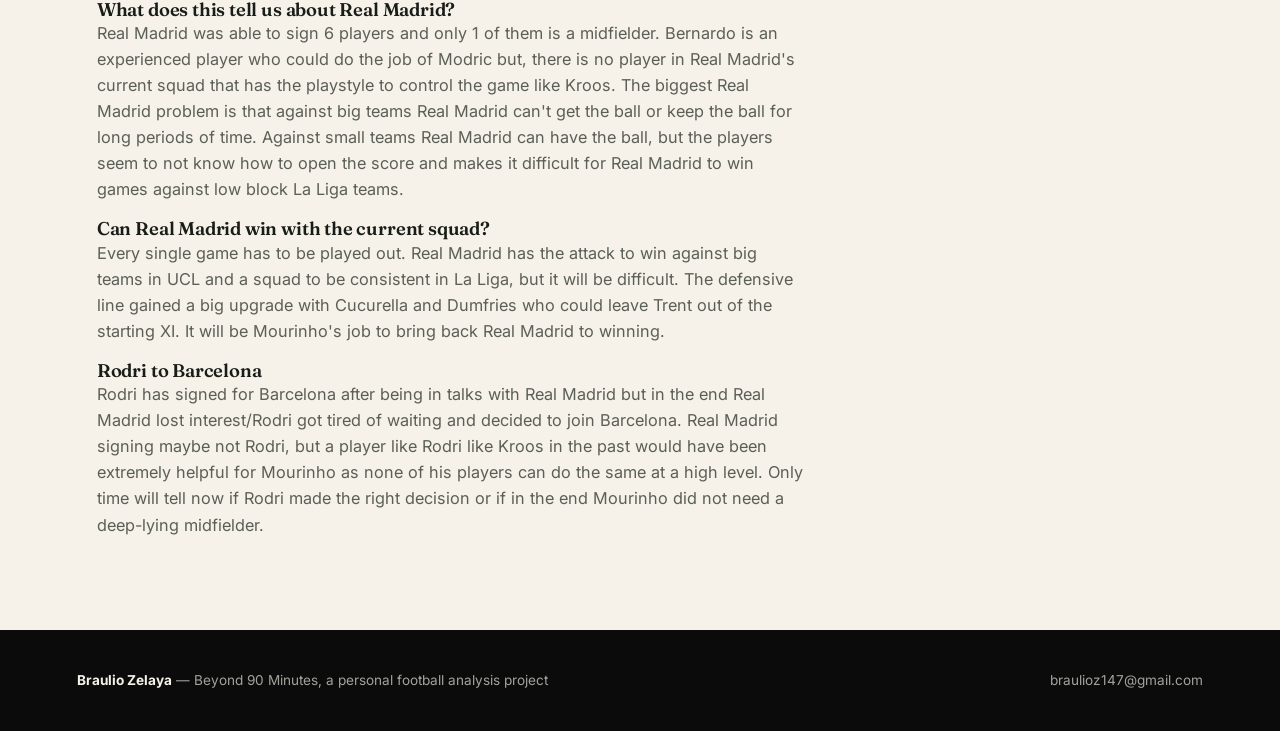
<file: article-real-madrid.html>
<!DOCTYPE html>
<html lang="en">
<head>
    <meta charset="UTF-8">
    <meta name="viewport" content="width=device-width, initial-scale=1.0">
    <title>Real Madrid Midfield Analysis | Beyond 90 Minutes</title>
    <meta property="og:type" content="article">
    <meta property="og:site_name" content="Beyond 90 Minutes">
    <meta property="og:title" content="Real Madrid Have Replaced Kroos and Modrić. But Have They Replaced What They Provided?">
    <meta property="og:description" content="Has Real Madrid adequately replaced the game control of Kroos and Modrić?">
    <meta property="og:image" content="https://larsenbz.github.io/Beyond-90-minutes/images/kroos-modric.jpg">
    <meta name="twitter:card" content="summary_large_image">
    <meta name="twitter:title" content="Real Madrid Have Replaced Kroos and Modrić. But Have They Replaced What They Provided?">
    <meta name="twitter:description" content="Has Real Madrid adequately replaced the game control of Kroos and Modrić?">
    <meta name="twitter:image" content="https://larsenbz.github.io/Beyond-90-minutes/images/kroos-modric.jpg">
    <link rel="icon" type="image/svg+xml" href="favicon.svg">
    <link rel="stylesheet" href="style.css">
</head>
<body data-page="article">
    <header class="top-header">
        <div class="logo-area"><a href="index.html"><div class="logo-placeholder">Beyond 90 Minutes</div></a></div>
        <div class="header-controls">
            <nav class="navigation" id="nav-menu">
                <a href="index.html">Home</a>
                <a href="articles.html">Articles</a>
                <a href="premier-league.html">Premier League</a>
                <a href="la-liga.html">La Liga</a>
                <a href="ucl.html">UCL</a>
                <a href="real-madrid.html">Real Madrid</a>
                <a href="match-reports.html">Match Reports</a>
            </nav>
            <button class="theme-toggle" id="theme-toggle" aria-label="Toggle dark mode">🌙</button>
            <button class="hamburger-toggle" id="menu-toggle" aria-label="Toggle Navigation">
                <span class="bar"></span><span class="bar"></span><span class="bar"></span>
            </button>
        </div>
    </header>

    <main class="main-content">
        <div class="page-layout article-page-layout" style="padding: 0;">
        <article class="article-body">
            <a href="articles.html" class="back-link">← All Articles</a>
            <span class="article-header-tag">Real Madrid Analysis</span>
            <h1>Real Madrid Have Replaced Kroos and Modrić. But Have They Replaced What They Provided?</h1>
            <p class="article-byline">By <strong>Braulio Zelaya</strong> · August 2026 · 3 min read</p>

            <div class="article-cover" role="img" aria-label="Toni Kroos and Luka Modrić celebrating with the Champions League trophy" style="background-image: url('images/kroos-modric.jpg'); background-position: center 18%;"></div>

            <p class="lede">Since 2014/15 Kroos, and Modric along Casemiro became the trio of the 3 consecutive Champions Leagues and their 4th in season 21/22. In the summer of 22/23 Casemiro left but Modric and Kroos showed that they had the level to win again. With the signing of Jude Bellingham, Real Madrid would form a midfield with Kroos, Tchouameni, Valverde and Bellingham in a 4-4-2 formation. Modric was still important as a sub for the team during the 23/24 season. Kroos would be the one to manage the ball in Real Madrid advancing the ball when he needed to and slowing the game when needed. This was the last season of Toni Kroos winning his 6th Champions League along with Modric. This also became the last major title won by Real Madrid as of August 2026.</p>

            <div class="pull-quote">"There is no player in Real Madrid's current squad that has the playstyle to control the game like Kroos."</div>

            <h3>Who is at fault for 2 consecutive seasons of poor performances?</h3>
            <p>Many point fingers at Kylian Mbappe as he is seen as the disrupter of the group as he was signing after Real Madrid won the Champions League. Others point at Vinicius Jr for the same reason highlighting his rumored bad view of Xabi Alonso during the 25/26 season. In that season there was also a leaked fight between Tchouameni and Valverde. Others point fingers at the defensive as players such as Trent Alexander-Arnold, Rudiger, Raul Asencio, and Alvaro Carreras, which didn't show a strong showing against top teams and mid-table La Liga teams.</p>

            <h3>Are these all of the reasons for the two poor performing seasons?</h3>
            <p>Yes and No. Yes, it's a mixture of it all but tactically the Real Madrid board has failed to sign players can do the job of Kroos and Modric.</p>

            <h3>Analyzing the Real Madrid 26/27 lineup</h3>
            <p>Real Madrid will most likely form a 4-2-3-1 or a 4-3-3 lineup. Formed by the Courtois as the goalkeeper. A defensive line of: Cucurella, Huijsen, Rudiger, TAA/Dumfries. A midfield composed of: Tchouameni/Valverde, Valverde/Bernardo Silva, and Bellingham as an offensive midfield. An attack formed by Vinicius in left wing, Mbappe as striker with the help of Bellingham, and Yan Diomande/Endrick.</p>

            <h3>What does this tell us about Real Madrid?</h3>
            <p>Real Madrid was able to sign 6 players and only 1 of them is a midfielder. Bernardo is an experienced player who could do the job of Modric but, there is no player in Real Madrid's current squad that has the playstyle to control the game like Kroos. The biggest Real Madrid problem is that against big teams Real Madrid can't get the ball or keep the ball for long periods of time. Against small teams Real Madrid can have the ball, but the players seem to not know how to open the score and makes it difficult for Real Madrid to win games against low block La Liga teams.</p>

            <h3>Can Real Madrid win with the current squad?</h3>
            <p>Every single game has to be played out. Real Madrid has the attack to win against big teams in UCL and a squad to be consistent in La Liga, but it will be difficult. The defensive line gained a big upgrade with Cucurella and Dumfries who could leave Trent out of the starting XI. It will be Mourinho's job to bring back Real Madrid to winning.</p>

            <h3>Rodri to Barcelona</h3>
            <p>Rodri has signed for Barcelona after being in talks with Real Madrid but in the end Real Madrid lost interest/Rodri got tired of waiting and decided to join Barcelona. Real Madrid signing maybe not Rodri, but a player like Rodri like Kroos in the past would have been extremely helpful for Mourinho as none of his players can do the same at a high level. Only time will tell now if Rodri made the right decision or if in the end Mourinho did not need a deep-lying midfielder.</p>
        </article>
        <aside class="article-sidebar">
            <div class="sidebar-card">
                <span class="section-label">Written By</span>
                <div class="sidebar-author">
                    <div class="sidebar-author-badge">10</div>
                    <div>
                        <div class="sidebar-author-name">Braulio Zelaya</div>
                    </div>
                </div>
                <a href="mailto:braulioz147@gmail.com" class="sidebar-link">braulioz147@gmail.com</a>
            </div>
            <div class="sidebar-card">
                <span class="section-label">More Analysis</span>
                <ul class="sidebar-article-list">
                    <li><a href="article-julian-alvarez.html">Is It Expected for a Club to Let Their Star Go?</a></li>
                    <li><a href="article-world-cup.html">Is the World Cup a EURO + Brazil and Argentina?</a></li>
                    <li><a href="article-var.html">Has VAR Made Football Worse?</a></li>
                    <li><a href="article-classic-10.html">The Last Number 10</a></li>
                    <li><a href="article-rm-2022.html">The Second Ancelotti Era in Real Madrid</a></li>
                </ul>
                <a href="articles.html" class="sidebar-link">All articles →</a>
            </div>
            <div class="sidebar-card">
                <span class="section-label">Explore</span>
                <ul class="sidebar-article-list">
                    <li><a href="premier-league.html">Premier League</a></li>
                    <li><a href="la-liga.html">La Liga</a></li>
                    <li><a href="ucl.html">Champions League</a></li>
                    <li><a href="real-madrid.html">Real Madrid</a></li>
                    <li><a href="match-reports.html">Match Reports</a></li>
                </ul>
            </div>
        </aside>
        </div>
    </main>

    <footer>
        <div class="footer-inner">
            <span><strong>Braulio Zelaya</strong> — Beyond 90 Minutes, a personal football analysis project</span>
            <div class="footer-links">
                <a href="mailto:braulioz147@gmail.com">braulioz147@gmail.com</a>
            </div>
        </div>
    </footer>

    <script src="script.js"></script>
</body>
</html>
</file>
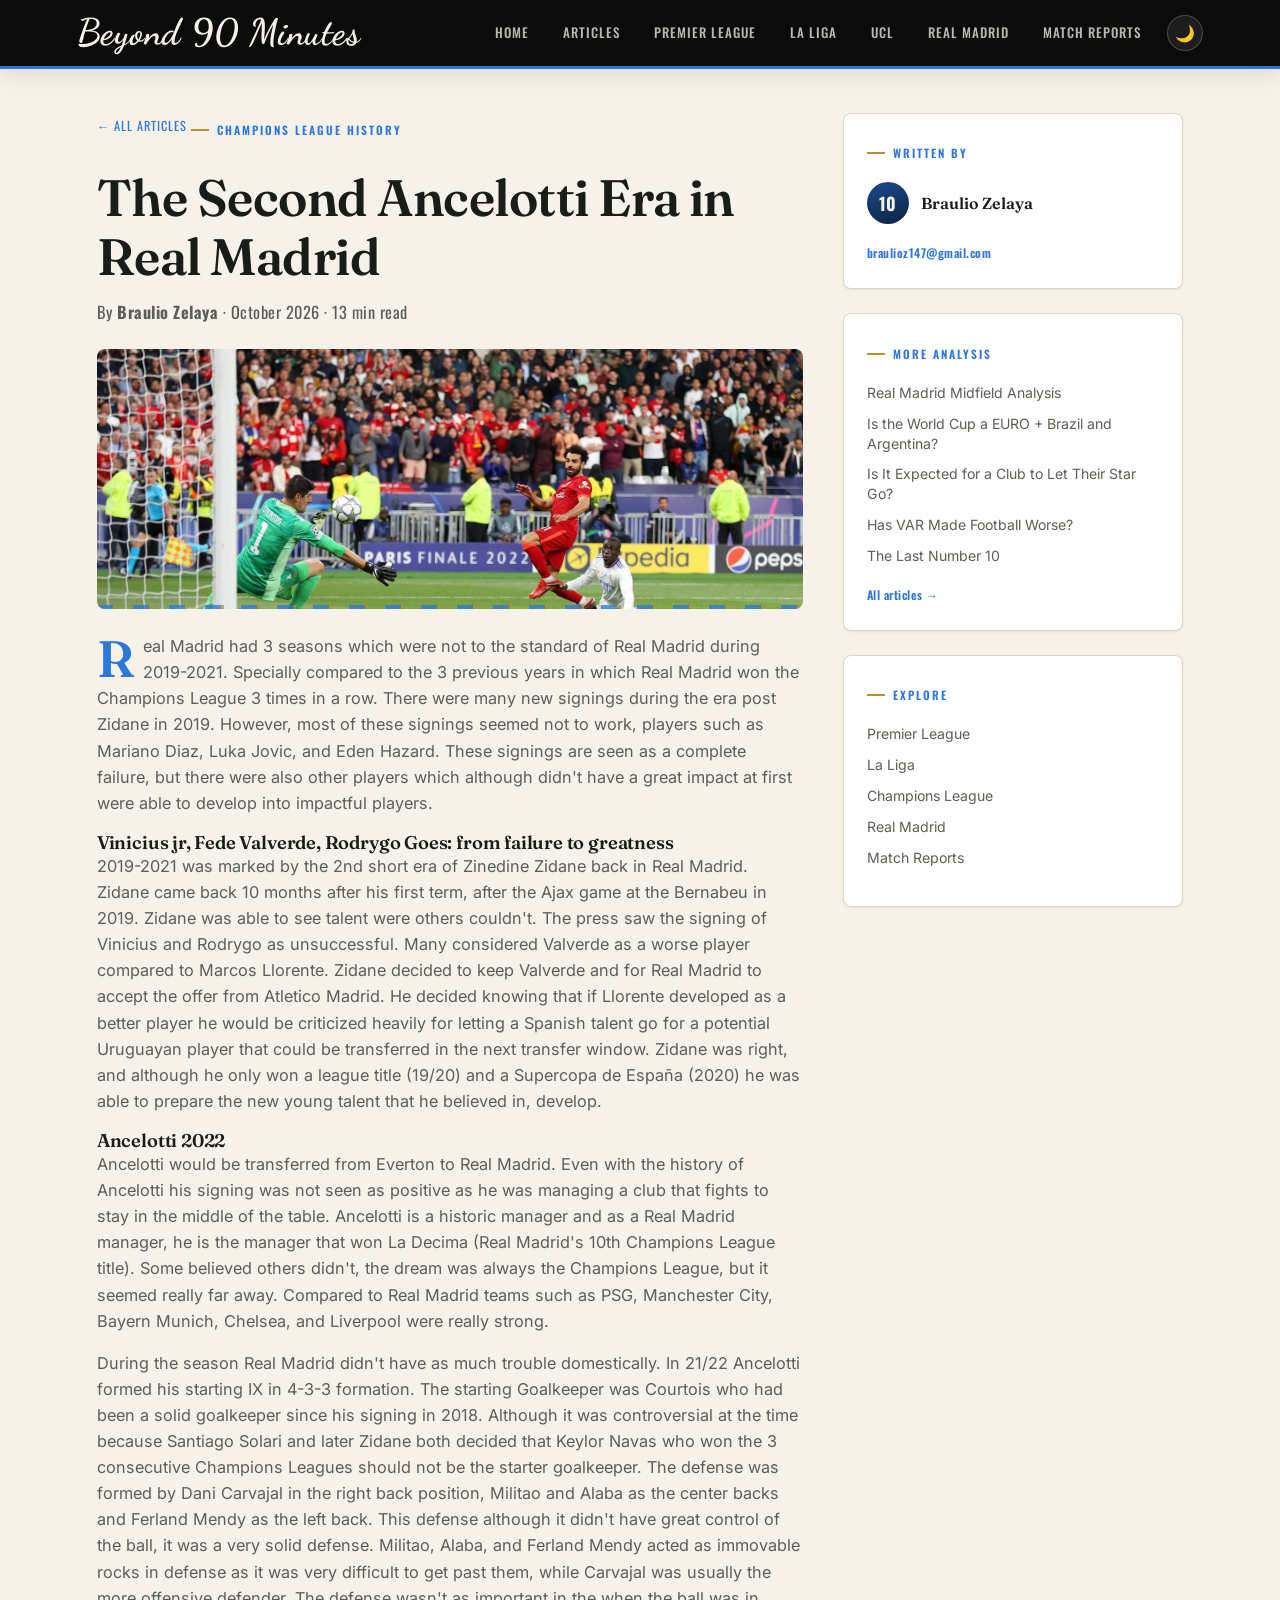
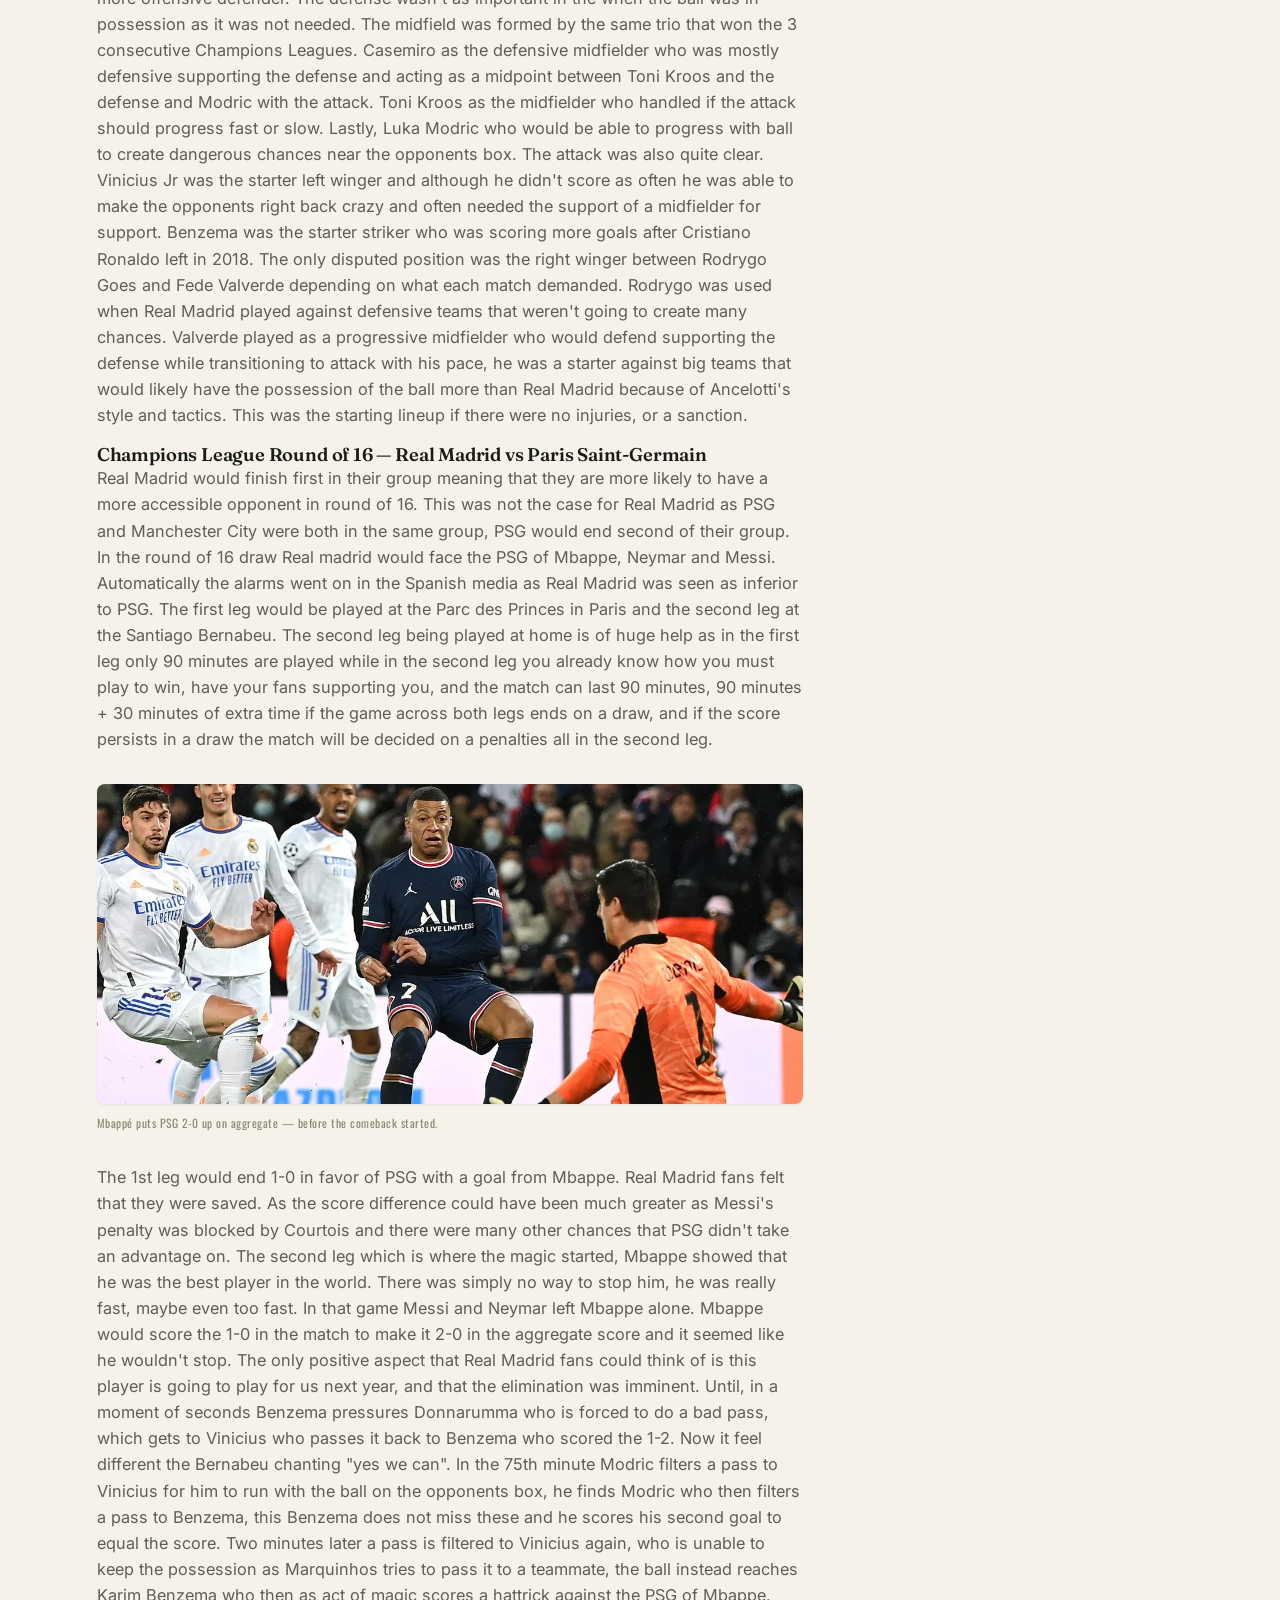
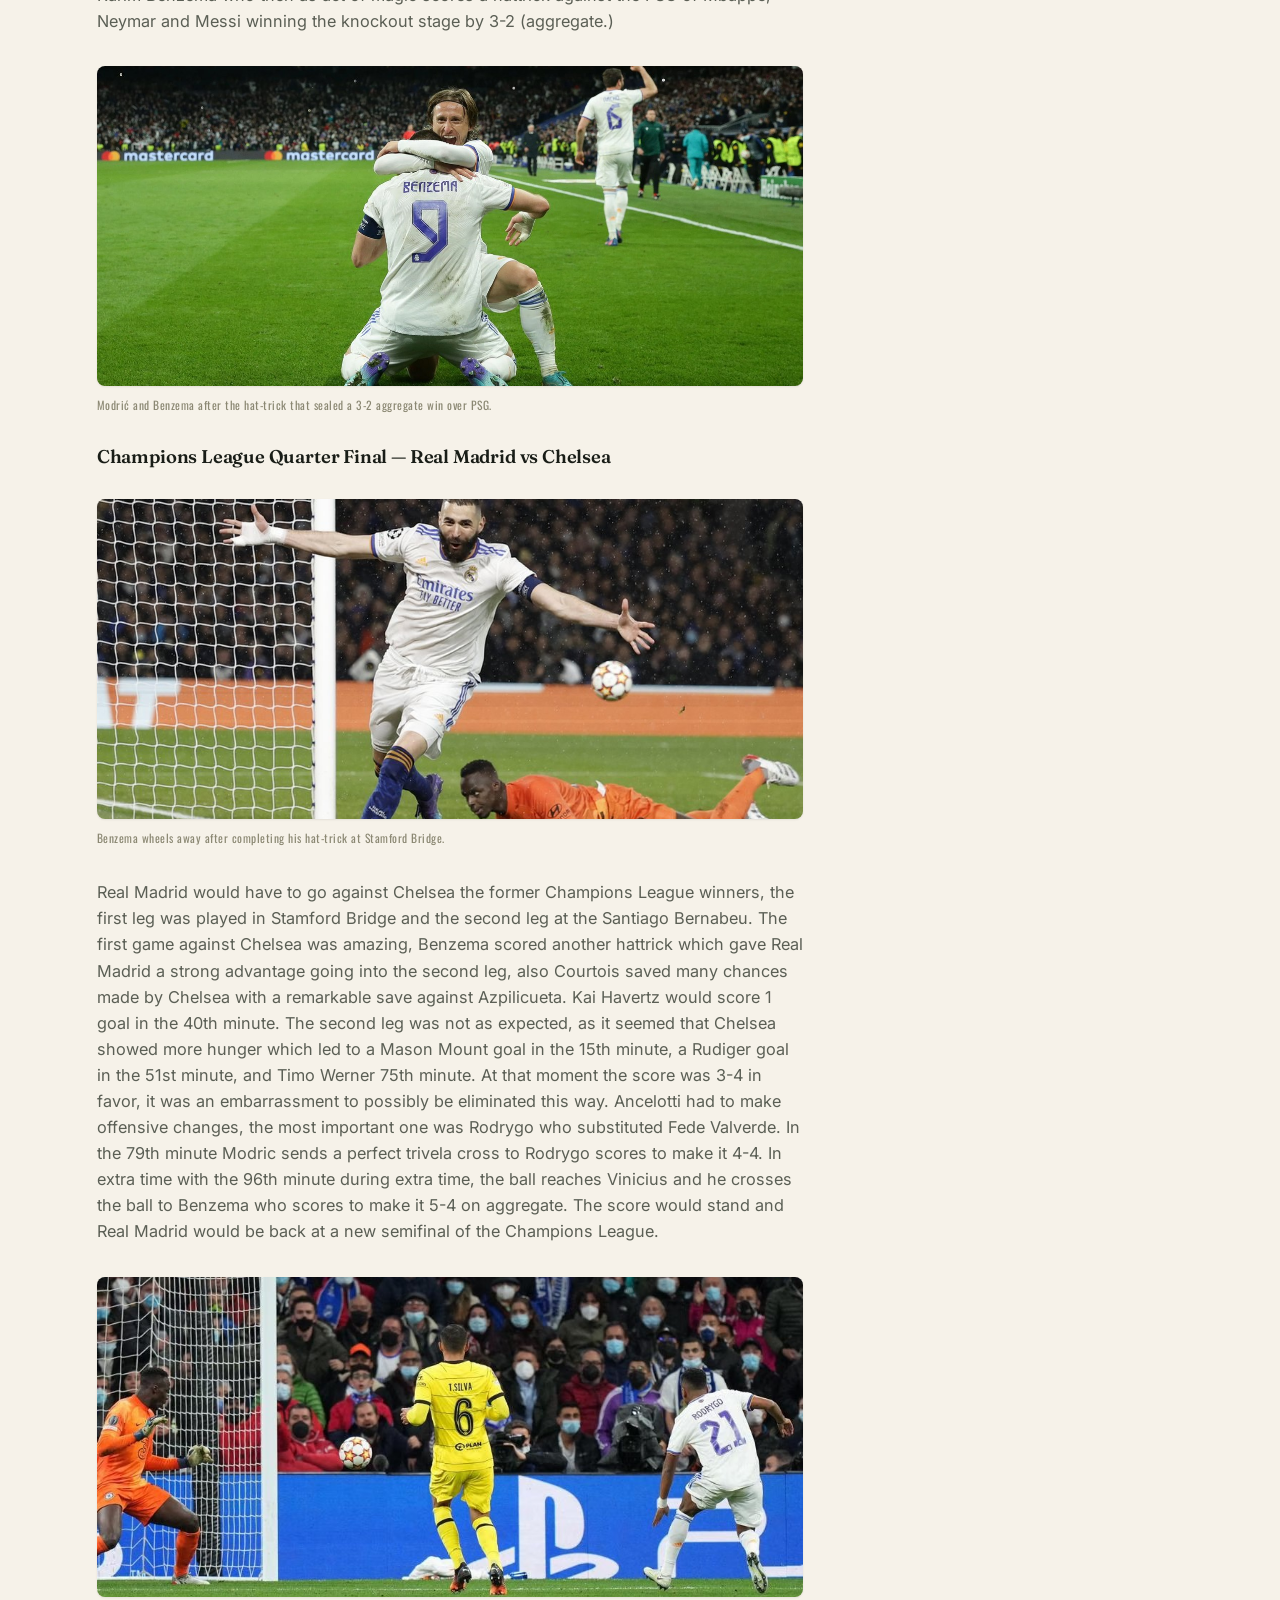
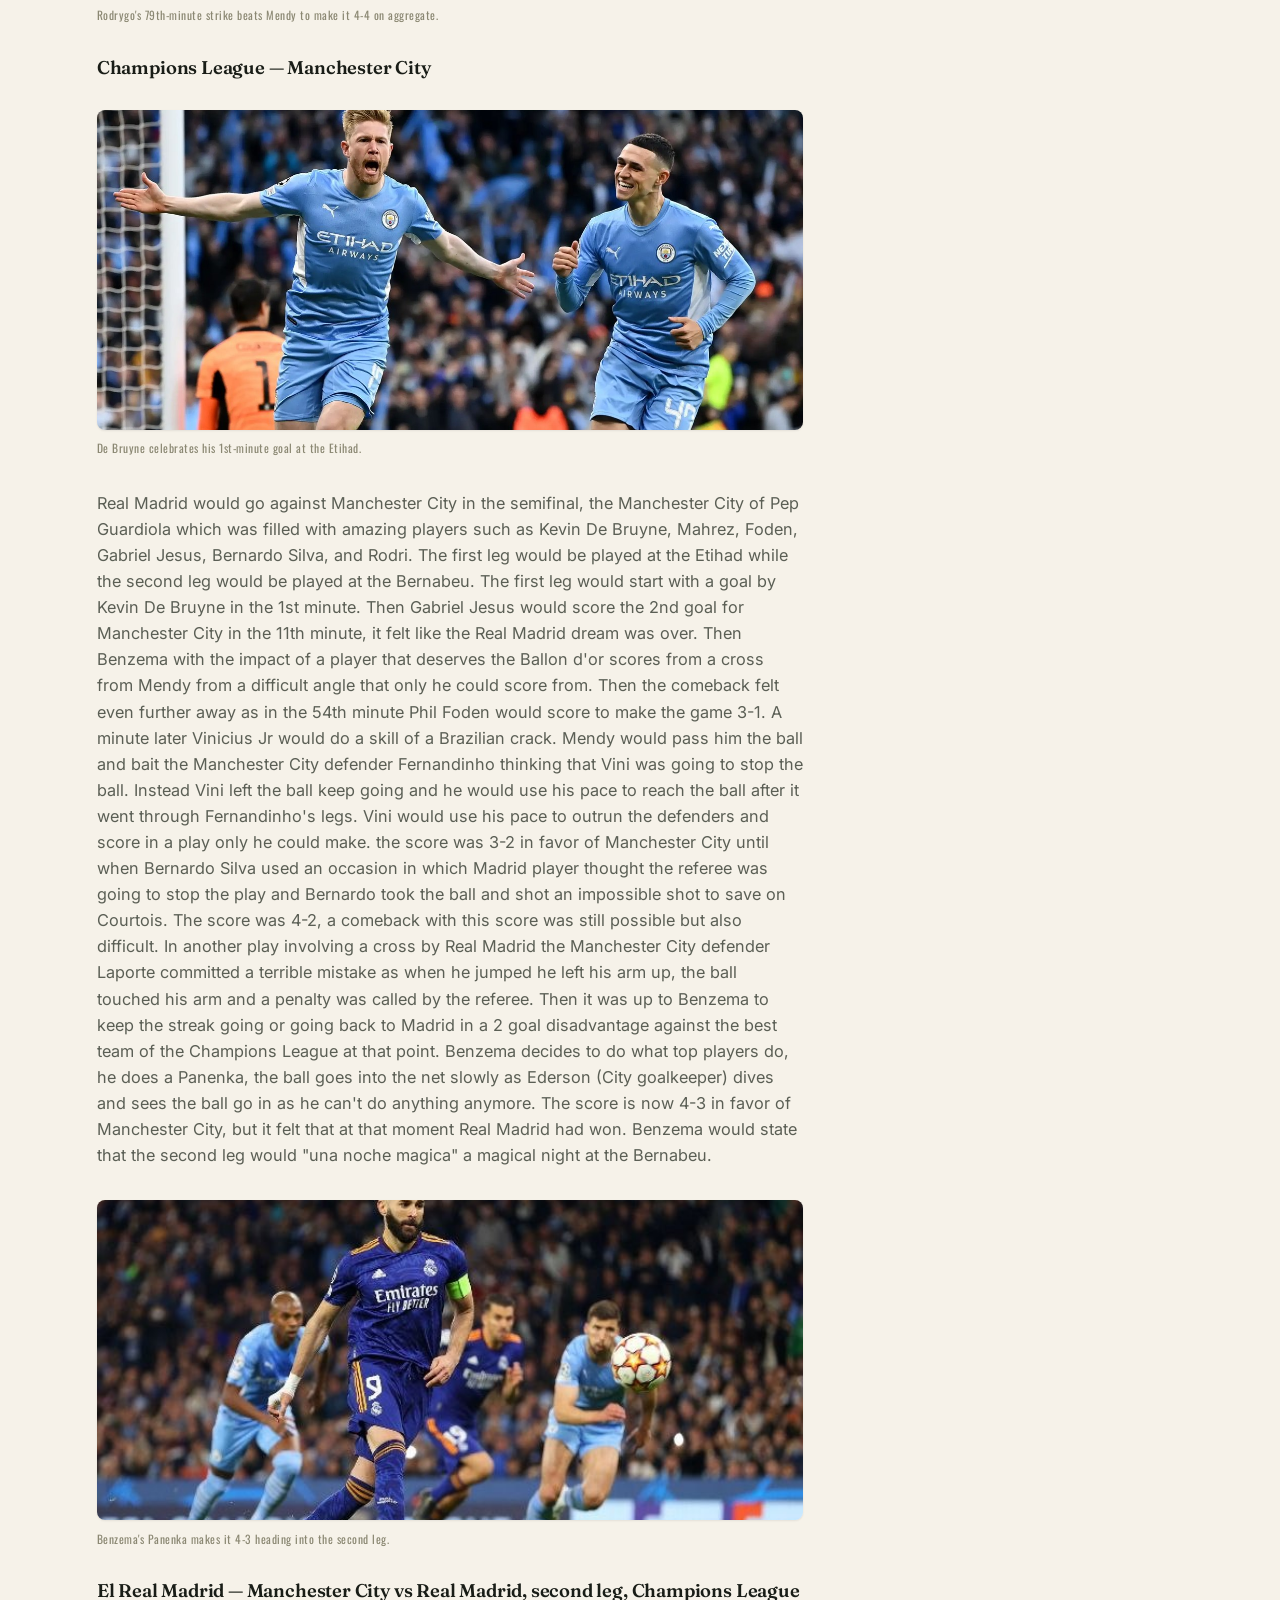
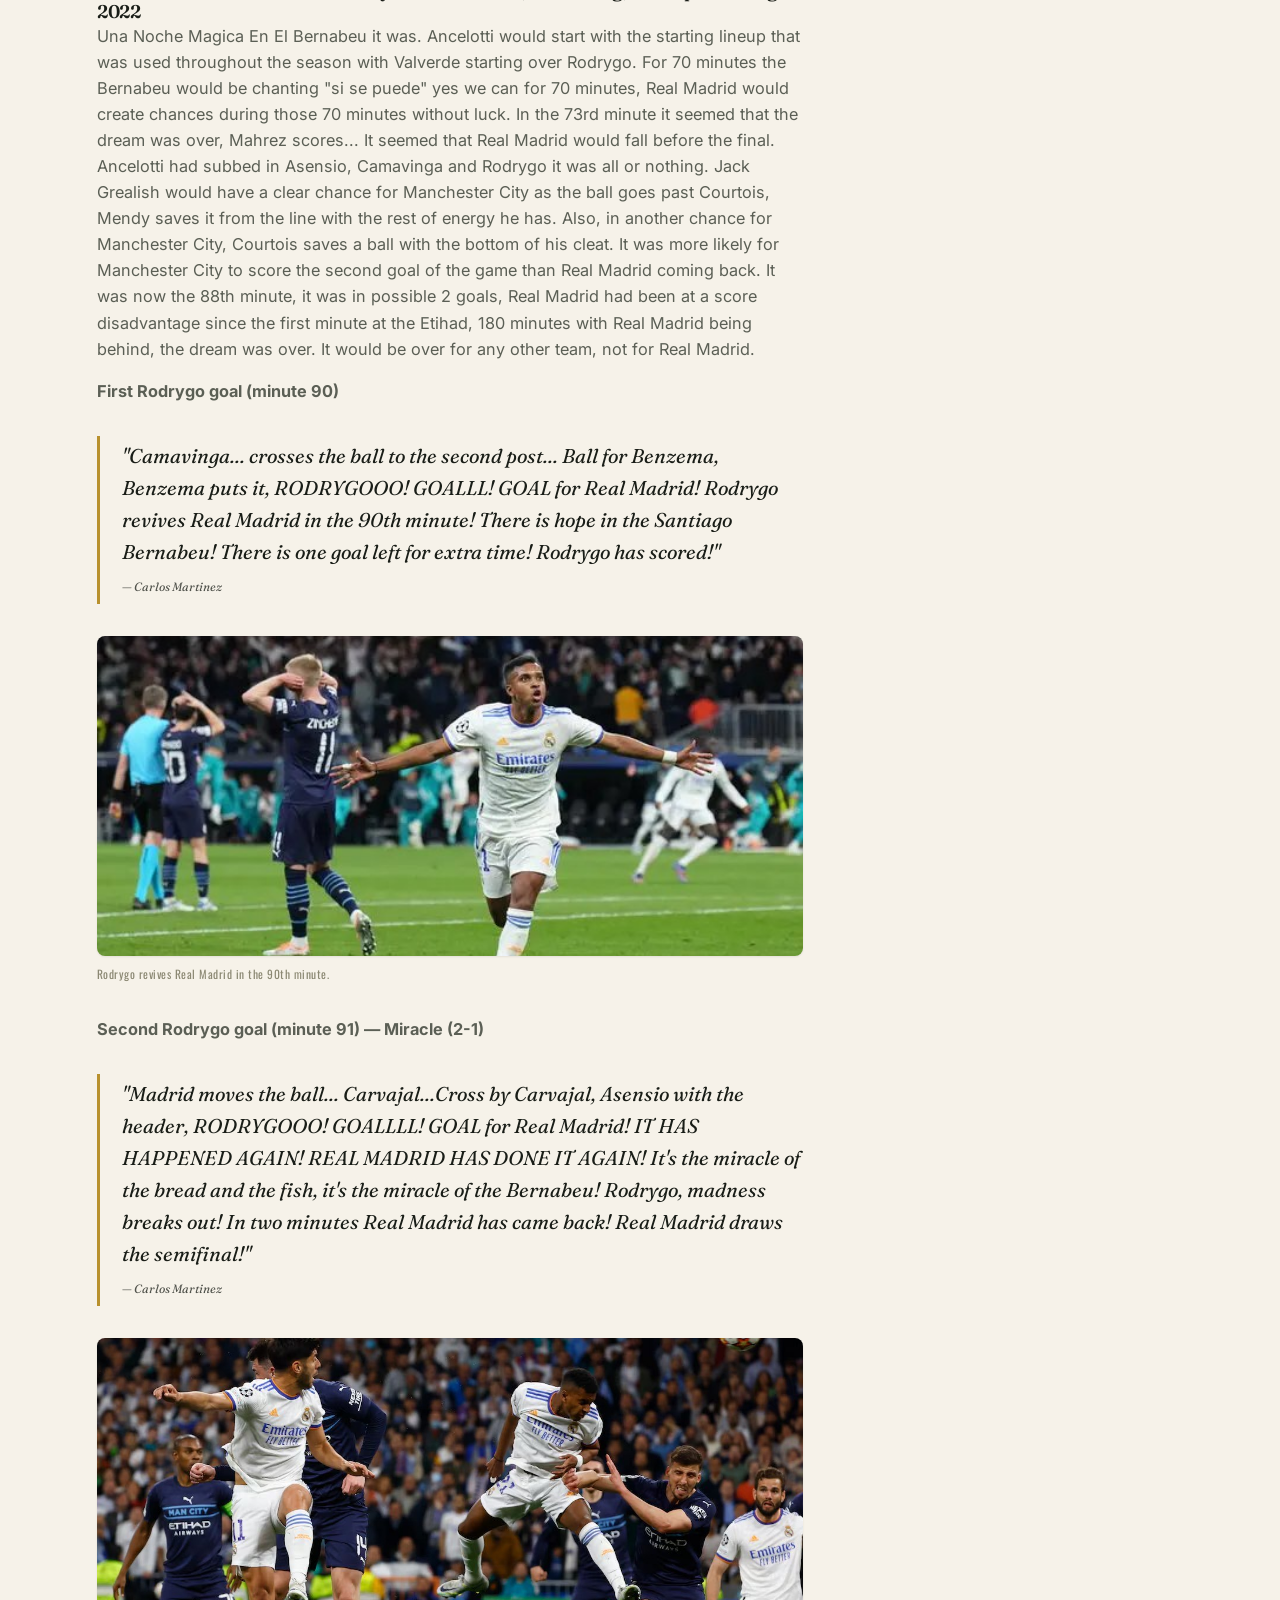
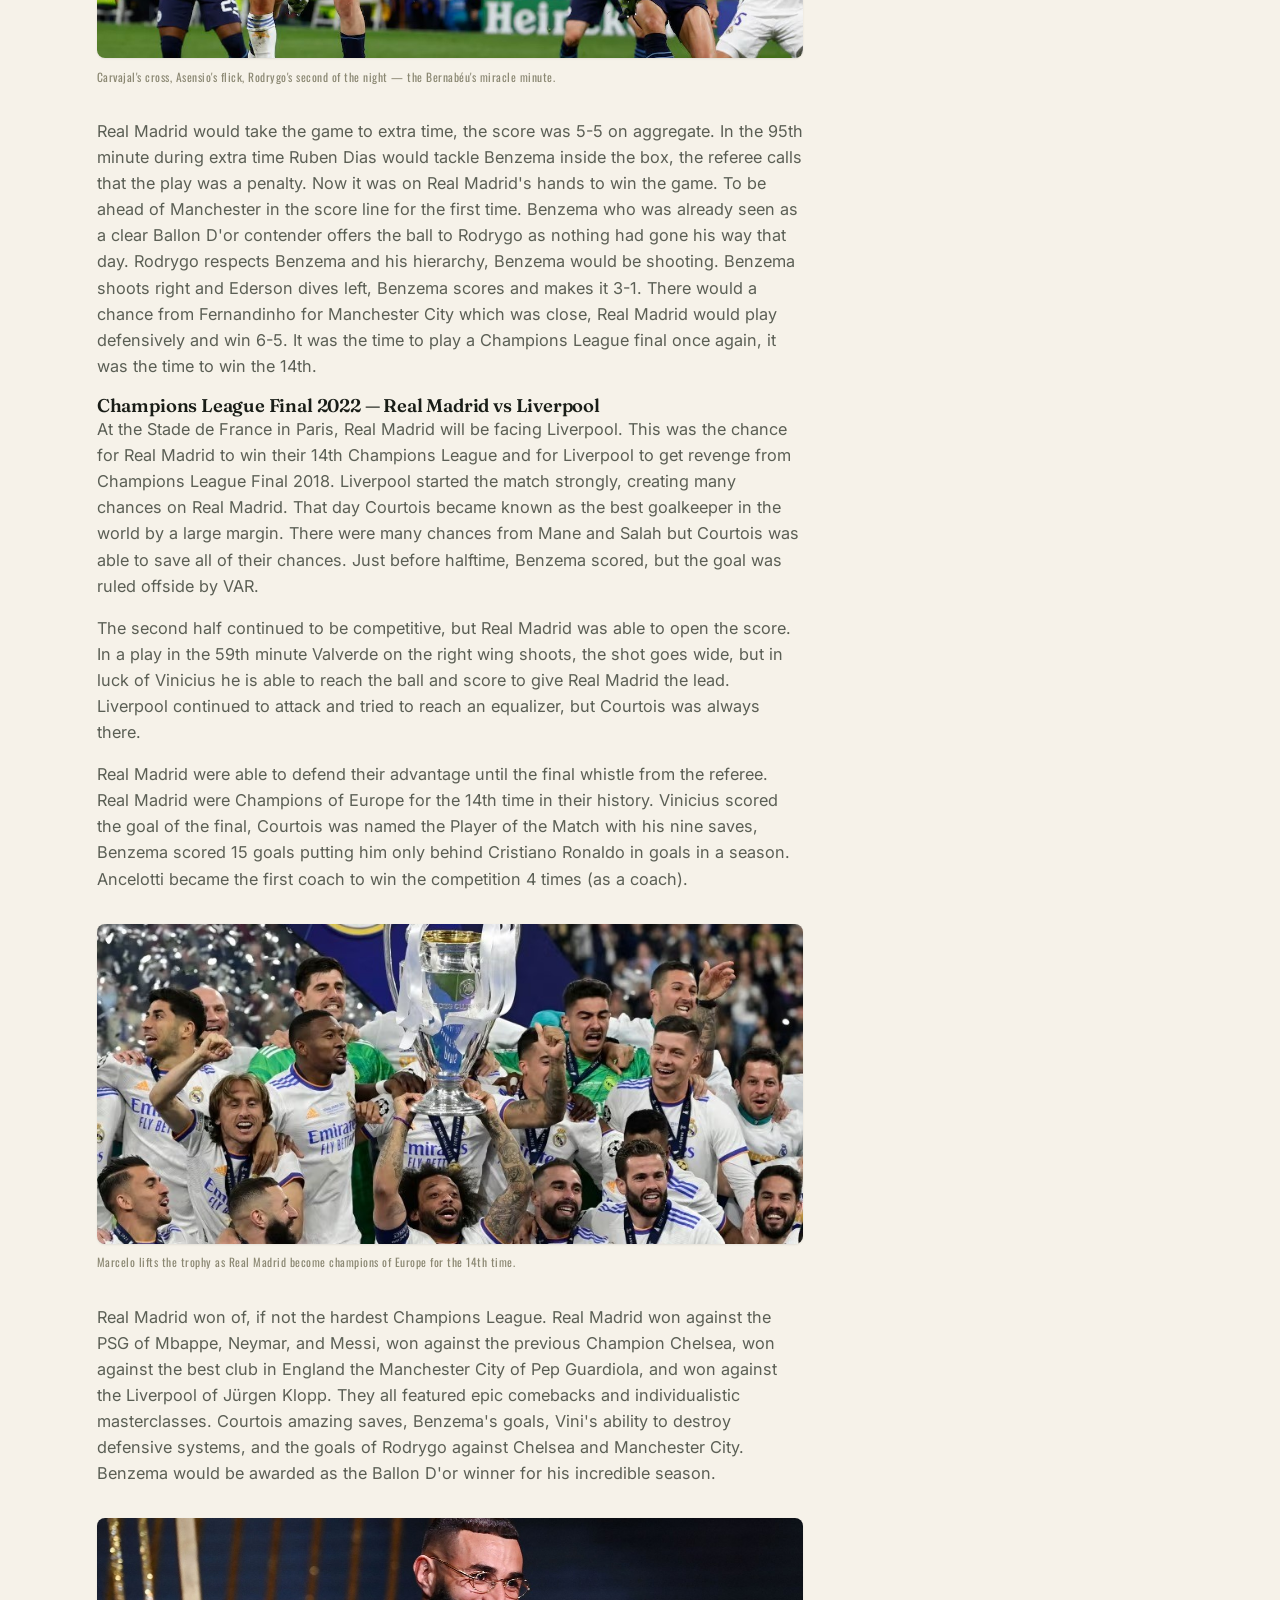
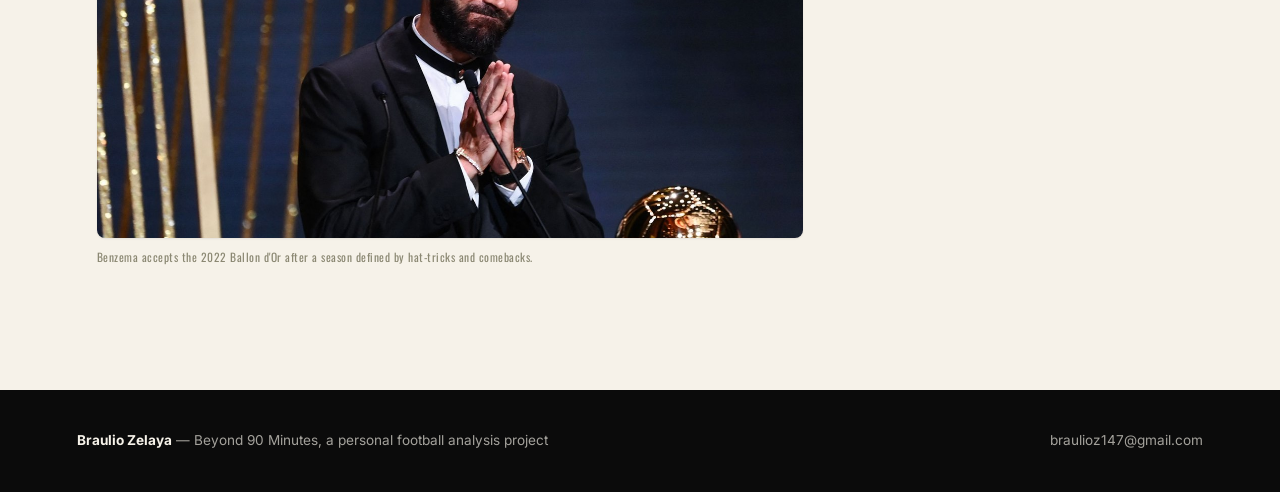
<file: article-rm-2022.html>
<!DOCTYPE html>
<html lang="en">
<head>
    <meta charset="UTF-8">
    <meta name="viewport" content="width=device-width, initial-scale=1.0">
    <title>The Second Ancelotti Era in Real Madrid | Beyond 90 Minutes</title>
    <meta property="og:type" content="article">
    <meta property="og:site_name" content="Beyond 90 Minutes">
    <meta property="og:title" content="The Second Ancelotti Era in Real Madrid">
    <meta property="og:description" content="Real Madrid's chaotic, comeback-fuelled 2022 Champions League run under Carlo Ancelotti — PSG, Chelsea, Manchester City, and the 14th European Cup.">
    <meta property="og:image" content="https://larsenbz.github.io/Beyond-90-minutes/images/courtois-vs-liverpool.jpg">
    <meta name="twitter:card" content="summary_large_image">
    <meta name="twitter:title" content="The Second Ancelotti Era in Real Madrid">
    <meta name="twitter:description" content="Real Madrid's chaotic, comeback-fuelled 2022 Champions League run under Carlo Ancelotti — PSG, Chelsea, Manchester City, and the 14th European Cup.">
    <meta name="twitter:image" content="https://larsenbz.github.io/Beyond-90-minutes/images/courtois-vs-liverpool.jpg">
    <link rel="icon" type="image/svg+xml" href="favicon.svg">
    <link rel="stylesheet" href="style.css">
</head>
<body data-page="article">
    <header class="top-header">
        <div class="logo-area"><a href="index.html"><div class="logo-placeholder">Beyond 90 Minutes</div></a></div>
        <div class="header-controls">
            <nav class="navigation" id="nav-menu">
                <a href="index.html">Home</a>
                <a href="articles.html">Articles</a>
                <a href="premier-league.html">Premier League</a>
                <a href="la-liga.html">La Liga</a>
                <a href="ucl.html">UCL</a>
                <a href="real-madrid.html">Real Madrid</a>
                <a href="match-reports.html">Match Reports</a>
            </nav>
            <button class="theme-toggle" id="theme-toggle" aria-label="Toggle dark mode">🌙</button>
            <button class="hamburger-toggle" id="menu-toggle" aria-label="Toggle Navigation">
                <span class="bar"></span><span class="bar"></span><span class="bar"></span>
            </button>
        </div>
    </header>

    <main class="main-content">
        <div class="page-layout article-page-layout" style="padding: 0;">
        <article class="article-body">
            <a href="articles.html" class="back-link">← All Articles</a>
            <span class="article-header-tag">Champions League History</span>
            <h1>The Second Ancelotti Era in Real Madrid</h1>
            <p class="article-byline">By <strong>Braulio Zelaya</strong> · October 2026 · 13 min read</p>

            <div class="article-cover" role="img" aria-label="Thibaut Courtois saves a shot from Mohamed Salah during the 2022 Champions League final in Paris" style="background-image: url('images/courtois-vs-liverpool.jpg'); background-position: 22% 58%;"></div>

            <p class="lede">Real Madrid had 3 seasons which were not to the standard of Real Madrid during 2019-2021. Specially compared to the 3 previous years in which Real Madrid won the Champions League 3 times in a row. There were many new signings during the era post Zidane in 2019. However, most of these signings seemed not to work, players such as Mariano Diaz, Luka Jovic, and Eden Hazard. These signings are seen as a complete failure, but there were also other players which although didn't have a great impact at first were able to develop into impactful players.</p>

            <h3>Vinicius jr, Fede Valverde, Rodrygo Goes: from failure to greatness</h3>
            <p>2019-2021 was marked by the 2nd short era of Zinedine Zidane back in Real Madrid. Zidane came back 10 months after his first term, after the Ajax game at the Bernabeu in 2019. Zidane was able to see talent were others couldn't. The press saw the signing of Vinicius and Rodrygo as unsuccessful. Many considered Valverde as a worse player compared to Marcos Llorente. Zidane decided to keep Valverde and for Real Madrid to accept the offer from Atletico Madrid. He decided knowing that if Llorente developed as a better player he would be criticized heavily for letting a Spanish talent go for a potential Uruguayan player that could be transferred in the next transfer window. Zidane was right, and although he only won a league title (19/20) and a Supercopa de España (2020) he was able to prepare the new young talent that he believed in, develop.</p>

            <h3>Ancelotti 2022</h3>
            <p>Ancelotti would be transferred from Everton to Real Madrid. Even with the history of Ancelotti his signing was not seen as positive as he was managing a club that fights to stay in the middle of the table. Ancelotti is a historic manager and as a Real Madrid manager, he is the manager that won La Decima (Real Madrid's 10th Champions League title). Some believed others didn't, the dream was always the Champions League, but it seemed really far away. Compared to Real Madrid teams such as PSG, Manchester City, Bayern Munich, Chelsea, and Liverpool were really strong.</p>

            <p>During the season Real Madrid didn't have as much trouble domestically. In 21/22 Ancelotti formed his starting IX in 4-3-3 formation. The starting Goalkeeper was Courtois who had been a solid goalkeeper since his signing in 2018. Although it was controversial at the time because Santiago Solari and later Zidane both decided that Keylor Navas who won the 3 consecutive Champions Leagues should not be the starter goalkeeper. The defense was formed by Dani Carvajal in the right back position, Militao and Alaba as the center backs and Ferland Mendy as the left back. This defense although it didn't have great control of the ball, it was a very solid defense. Militao, Alaba, and Ferland Mendy acted as immovable rocks in defense as it was very difficult to get past them, while Carvajal was usually the more offensive defender. The defense wasn't as important in the when the ball was in possession as it was not needed. The midfield was formed by the same trio that won the 3 consecutive Champions Leagues. Casemiro as the defensive midfielder who was mostly defensive supporting the defense and acting as a midpoint between Toni Kroos and the defense and Modric with the attack. Toni Kroos as the midfielder who handled if the attack should progress fast or slow. Lastly, Luka Modric who would be able to progress with ball to create dangerous chances near the opponents box. The attack was also quite clear. Vinicius Jr was the starter left winger and although he didn't score as often he was able to make the opponents right back crazy and often needed the support of a midfielder for support. Benzema was the starter striker who was scoring more goals after Cristiano Ronaldo left in 2018. The only disputed position was the right winger between Rodrygo Goes and Fede Valverde depending on what each match demanded. Rodrygo was used when Real Madrid played against defensive teams that weren't going to create many chances. Valverde played as a progressive midfielder who would defend supporting the defense while transitioning to attack with his pace, he was a starter against big teams that would likely have the possession of the ball more than Real Madrid because of Ancelotti's style and tactics. This was the starting lineup if there were no injuries, or a sanction.</p>

            <h3>Champions League Round of 16 — Real Madrid vs Paris Saint-Germain</h3>
            <p>Real Madrid would finish first in their group meaning that they are more likely to have a more accessible opponent in round of 16. This was not the case for Real Madrid as PSG and Manchester City were both in the same group, PSG would end second of their group. In the round of 16 draw Real madrid would face the PSG of Mbappe, Neymar and Messi. Automatically the alarms went on in the Spanish media as Real Madrid was seen as inferior to PSG. The first leg would be played at the Parc des Princes in Paris and the second leg at the Santiago Bernabeu. The second leg being played at home is of huge help as in the first leg only 90 minutes are played while in the second leg you already know how you must play to win, have your fans supporting you, and the match can last 90 minutes, 90 minutes + 30 minutes of extra time if the game across both legs ends on a draw, and if the score persists in a draw the match will be decided on a penalties all in the second leg.</p>

            <figure class="article-inline-photo">
                <img src="images/mbappe-goal-vs-real-madrid.jpg" alt="Kylian Mbappe scoring for PSG against Real Madrid" style="object-position: center 35%;">
                <figcaption>Mbappé puts PSG 2-0 up on aggregate — before the comeback started.</figcaption>
            </figure>

            <p>The 1st leg would end 1-0 in favor of PSG with a goal from Mbappe. Real Madrid fans felt that they were saved. As the score difference could have been much greater as Messi's penalty was blocked by Courtois and there were many other chances that PSG didn't take an advantage on. The second leg which is where the magic started, Mbappe showed that he was the best player in the world. There was simply no way to stop him, he was really fast, maybe even too fast. In that game Messi and Neymar left Mbappe alone. Mbappe would score the 1-0 in the match to make it 2-0 in the aggregate score and it seemed like he wouldn't stop. The only positive aspect that Real Madrid fans could think of is this player is going to play for us next year, and that the elimination was imminent. Until, in a moment of seconds Benzema pressures Donnarumma who is forced to do a bad pass, which gets to Vinicius who passes it back to Benzema who scored the 1-2. Now it feel different the Bernabeu chanting "yes we can". In the 75th minute Modric filters a pass to Vinicius for him to run with the ball on the opponents box, he finds Modric who then filters a pass to Benzema, this Benzema does not miss these and he scores his second goal to equal the score. Two minutes later a pass is filtered to Vinicius again, who is unable to keep the possession as Marquinhos tries to pass it to a teammate, the ball instead reaches Karim Benzema who then as act of magic scores a hattrick against the PSG of Mbappe, Neymar and Messi winning the knockout stage by 3-2 (aggregate.)</p>

            <figure class="article-inline-photo">
                <img src="images/benzema-modric-vs-psg.jpg" alt="Luka Modric and Karim Benzema celebrating against PSG" style="object-position: 45% 35%;">
                <figcaption>Modrić and Benzema after the hat-trick that sealed a 3-2 aggregate win over PSG.</figcaption>
            </figure>

            <h3>Champions League Quarter Final — Real Madrid vs Chelsea</h3>

            <figure class="article-inline-photo">
                <img src="images/benzema-first-leg-chelsea.jpg" alt="Karim Benzema celebrating against Chelsea at Stamford Bridge" style="object-position: center 30%;">
                <figcaption>Benzema wheels away after completing his hat-trick at Stamford Bridge.</figcaption>
            </figure>

            <p>Real Madrid would have to go against Chelsea the former Champions League winners, the first leg was played in Stamford Bridge and the second leg at the Santiago Bernabeu. The first game against Chelsea was amazing, Benzema scored another hattrick which gave Real Madrid a strong advantage going into the second leg, also Courtois saved many chances made by Chelsea with a remarkable save against Azpilicueta. Kai Havertz would score 1 goal in the 40th minute. The second leg was not as expected, as it seemed that Chelsea showed more hunger which led to a Mason Mount goal in the 15th minute, a Rudiger goal in the 51st minute, and Timo Werner 75th minute. At that moment the score was 3-4 in favor, it was an embarrassment to possibly be eliminated this way. Ancelotti had to make offensive changes, the most important one was Rodrygo who substituted Fede Valverde. In the 79th minute Modric sends a perfect trivela cross to Rodrygo scores to make it 4-4. In extra time with the 96th minute during extra time, the ball reaches Vinicius and he crosses the ball to Benzema who scores to make it 5-4 on aggregate. The score would stand and Real Madrid would be back at a new semifinal of the Champions League.</p>

            <figure class="article-inline-photo">
                <img src="images/rodrygo-equalizer-vs-chelsea.jpg" alt="Rodrygo scoring the equalizer against Chelsea" style="object-position: center 40%;">
                <figcaption>Rodrygo's 79th-minute strike beats Mendy to make it 4-4 on aggregate.</figcaption>
            </figure>

            <h3>Champions League — Manchester City</h3>

            <figure class="article-inline-photo">
                <img src="images/kdb-vs-real-madrid.jpg" alt="Kevin De Bruyne and Phil Foden celebrating for Manchester City" style="object-position: center 30%;">
                <figcaption>De Bruyne celebrates his 1st-minute goal at the Etihad.</figcaption>
            </figure>

            <p>Real Madrid would go against Manchester City in the semifinal, the Manchester City of Pep Guardiola which was filled with amazing players such as Kevin De Bruyne, Mahrez, Foden, Gabriel Jesus, Bernardo Silva, and Rodri. The first leg would be played at the Etihad while the second leg would be played at the Bernabeu. The first leg would start with a goal by Kevin De Bruyne in the 1st minute. Then Gabriel Jesus would score the 2nd goal for Manchester City in the 11th minute, it felt like the Real Madrid dream was over. Then Benzema with the impact of a player that deserves the Ballon d'or scores from a cross from Mendy from a difficult angle that only he could score from. Then the comeback felt even further away as in the 54th minute Phil Foden would score to make the game 3-1. A minute later Vinicius Jr would do a skill of a Brazilian crack. Mendy would pass him the ball and bait the Manchester City defender Fernandinho thinking that Vini was going to stop the ball. Instead Vini left the ball keep going and he would use his pace to reach the ball after it went through Fernandinho's legs. Vini would use his pace to outrun the defenders and score in a play only he could make. the score was 3-2 in favor of Manchester City until when Bernardo Silva used an occasion in which Madrid player thought the referee was going to stop the play and Bernardo took the ball and shot an impossible shot to save on Courtois. The score was 4-2, a comeback with this score was still possible but also difficult. In another play involving a cross by Real Madrid the Manchester City defender Laporte committed a terrible mistake as when he jumped he left his arm up, the ball touched his arm and a penalty was called by the referee. Then it was up to Benzema to keep the streak going or going back to Madrid in a 2 goal disadvantage against the best team of the Champions League at that point. Benzema decides to do what top players do, he does a Panenka, the ball goes into the net slowly as Ederson (City goalkeeper) dives and sees the ball go in as he can't do anything anymore. The score is now 4-3 in favor of Manchester City, but it felt that at that moment Real Madrid had won. Benzema would state that the second leg would "una noche magica" a magical night at the Bernabeu.</p>

            <figure class="article-inline-photo">
                <img src="images/benzema-panenka-vs-city.jpg" alt="Karim Benzema scoring a Panenka penalty against Manchester City" style="object-position: center 35%;">
                <figcaption>Benzema's Panenka makes it 4-3 heading into the second leg.</figcaption>
            </figure>

            <h3>El Real Madrid — Manchester City vs Real Madrid, second leg, Champions League 2022</h3>
            <p>Una Noche Magica En El Bernabeu it was. Ancelotti would start with the starting lineup that was used throughout the season with Valverde starting over Rodrygo. For 70 minutes the Bernabeu would be chanting "si se puede" yes we can for 70 minutes, Real Madrid would create chances during those 70 minutes without luck. In the 73rd minute it seemed that the dream was over, Mahrez scores... It seemed that Real Madrid would fall before the final. Ancelotti had subbed in Asensio, Camavinga and Rodrygo it was all or nothing. Jack Grealish would have a clear chance for Manchester City as the ball goes past Courtois, Mendy saves it from the line with the rest of energy he has. Also, in another chance for Manchester City, Courtois saves a ball with the bottom of his cleat. It was more likely for Manchester City to score the second goal of the game than Real Madrid coming back. It was now the 88th minute, it was in possible 2 goals, Real Madrid had been at a score disadvantage since the first minute at the Etihad, 180 minutes with Real Madrid being behind, the dream was over. It would be over for any other team, not for Real Madrid.</p>

            <p><strong>First Rodrygo goal (minute 90)</strong></p>
            <div class="pull-quote">"Camavinga... crosses the ball to the second post... Ball for Benzema, Benzema puts it, RODRYGOOO! GOALLL! GOAL for Real Madrid! Rodrygo revives Real Madrid in the 90th minute! There is hope in the Santiago Bernabeu! There is one goal left for extra time! Rodrygo has scored!"<br><span style="font-size:0.6em; opacity:0.75;">— Carlos Martinez</span></div>

            <figure class="article-inline-photo">
                <img src="images/rodrygo-first-goal-vs-city.jpg" alt="Rodrygo celebrating his 90th-minute goal against Manchester City" style="object-position: center 30%;">
                <figcaption>Rodrygo revives Real Madrid in the 90th minute.</figcaption>
            </figure>

            <p><strong>Second Rodrygo goal (minute 91) — Miracle (2-1)</strong></p>
            <div class="pull-quote">"Madrid moves the ball... Carvajal...Cross by Carvajal, Asensio with the header, RODRYGOOO! GOALLLL! GOAL for Real Madrid! IT HAS HAPPENED AGAIN! REAL MADRID HAS DONE IT AGAIN! It's the miracle of the bread and the fish, it's the miracle of the Bernabeu! Rodrygo, madness breaks out! In two minutes Real Madrid has came back! Real Madrid draws the semifinal!"<br><span style="font-size:0.6em; opacity:0.75;">— Carlos Martinez</span></div>

            <figure class="article-inline-photo">
                <img src="images/rodrygo-second-goal-vs-city.jpg" alt="Rodrygo and Asensio jumping for the second goal against Manchester City" style="object-position: center 25%;">
                <figcaption>Carvajal's cross, Asensio's flick, Rodrygo's second of the night — the Bernabéu's miracle minute.</figcaption>
            </figure>

            <p>Real Madrid would take the game to extra time, the score was 5-5 on aggregate. In the 95th minute during extra time Ruben Dias would tackle Benzema inside the box, the referee calls that the play was a penalty. Now it was on Real Madrid's hands to win the game. To be ahead of Manchester in the score line for the first time. Benzema who was already seen as a clear Ballon D'or contender offers the ball to Rodrygo as nothing had gone his way that day. Rodrygo respects Benzema and his hierarchy, Benzema would be shooting. Benzema shoots right and Ederson dives left, Benzema scores and makes it 3-1. There would a chance from Fernandinho for Manchester City which was close, Real Madrid would play defensively and win 6-5. It was the time to play a Champions League final once again, it was the time to win the 14th.</p>

            <h3>Champions League Final 2022 — Real Madrid vs Liverpool</h3>
            <p>At the Stade de France in Paris, Real Madrid will be facing Liverpool. This was the chance for Real Madrid to win their 14th Champions League and for Liverpool to get revenge from Champions League Final 2018. Liverpool started the match strongly, creating many chances on Real Madrid. That day Courtois became known as the best goalkeeper in the world by a large margin. There were many chances from Mane and Salah but Courtois was able to save all of their chances. Just before halftime, Benzema scored, but the goal was ruled offside by VAR.</p>

            <p>The second half continued to be competitive, but Real Madrid was able to open the score. In a play in the 59th minute Valverde on the right wing shoots, the shot goes wide, but in luck of Vinicius he is able to reach the ball and score to give Real Madrid the lead. Liverpool continued to attack and tried to reach an equalizer, but Courtois was always there.</p>

            <p>Real Madrid were able to defend their advantage until the final whistle from the referee. Real Madrid were Champions of Europe for the 14th time in their history. Vinicius scored the goal of the final, Courtois was named the Player of the Match with his nine saves, Benzema scored 15 goals putting him only behind Cristiano Ronaldo in goals in a season. Ancelotti became the first coach to win the competition 4 times (as a coach).</p>

            <figure class="article-inline-photo">
                <img src="images/rm-ucl-trophy-lift.jpg" alt="Real Madrid players celebrating with the Champions League trophy" style="object-position: center 30%;">
                <figcaption>Marcelo lifts the trophy as Real Madrid become champions of Europe for the 14th time.</figcaption>
            </figure>

            <p>Real Madrid won of, if not the hardest Champions League. Real Madrid won against the PSG of Mbappe, Neymar, and Messi, won against the previous Champion Chelsea, won against the best club in England the Manchester City of Pep Guardiola, and won against the Liverpool of Jürgen Klopp. They all featured epic comebacks and individualistic masterclasses. Courtois amazing saves, Benzema's goals, Vini's ability to destroy defensive systems, and the goals of Rodrygo against Chelsea and Manchester City. Benzema would be awarded as the Ballon D'or winner for his incredible season.</p>

            <figure class="article-inline-photo">
                <img src="images/benzema-ballon-dor.jpg" alt="Karim Benzema accepting the Ballon d'Or award" style="object-position: 45% 35%;">
                <figcaption>Benzema accepts the 2022 Ballon d'Or after a season defined by hat-tricks and comebacks.</figcaption>
            </figure>
        </article>
        <aside class="article-sidebar">
            <div class="sidebar-card">
                <span class="section-label">Written By</span>
                <div class="sidebar-author">
                    <div class="sidebar-author-badge">10</div>
                    <div>
                        <div class="sidebar-author-name">Braulio Zelaya</div>
                    </div>
                </div>
                <a href="mailto:braulioz147@gmail.com" class="sidebar-link">braulioz147@gmail.com</a>
            </div>
            <div class="sidebar-card">
                <span class="section-label">More Analysis</span>
                <ul class="sidebar-article-list">
                    <li><a href="article-real-madrid.html">Real Madrid Midfield Analysis</a></li>
                    <li><a href="article-world-cup.html">Is the World Cup a EURO + Brazil and Argentina?</a></li>
                    <li><a href="article-julian-alvarez.html">Is It Expected for a Club to Let Their Star Go?</a></li>
                    <li><a href="article-var.html">Has VAR Made Football Worse?</a></li>
                    <li><a href="article-classic-10.html">The Last Number 10</a></li>
                </ul>
                <a href="articles.html" class="sidebar-link">All articles →</a>
            </div>
            <div class="sidebar-card">
                <span class="section-label">Explore</span>
                <ul class="sidebar-article-list">
                    <li><a href="premier-league.html">Premier League</a></li>
                    <li><a href="la-liga.html">La Liga</a></li>
                    <li><a href="ucl.html">Champions League</a></li>
                    <li><a href="real-madrid.html">Real Madrid</a></li>
                    <li><a href="match-reports.html">Match Reports</a></li>
                </ul>
            </div>
        </aside>
        </div>
    </main>

    <footer>
        <div class="footer-inner">
            <span><strong>Braulio Zelaya</strong> — Beyond 90 Minutes, a personal football analysis project</span>
            <div class="footer-links">
                <a href="mailto:braulioz147@gmail.com">braulioz147@gmail.com</a>
            </div>
        </div>
    </footer>

    <script src="script.js"></script>
</body>
</html>
</file>
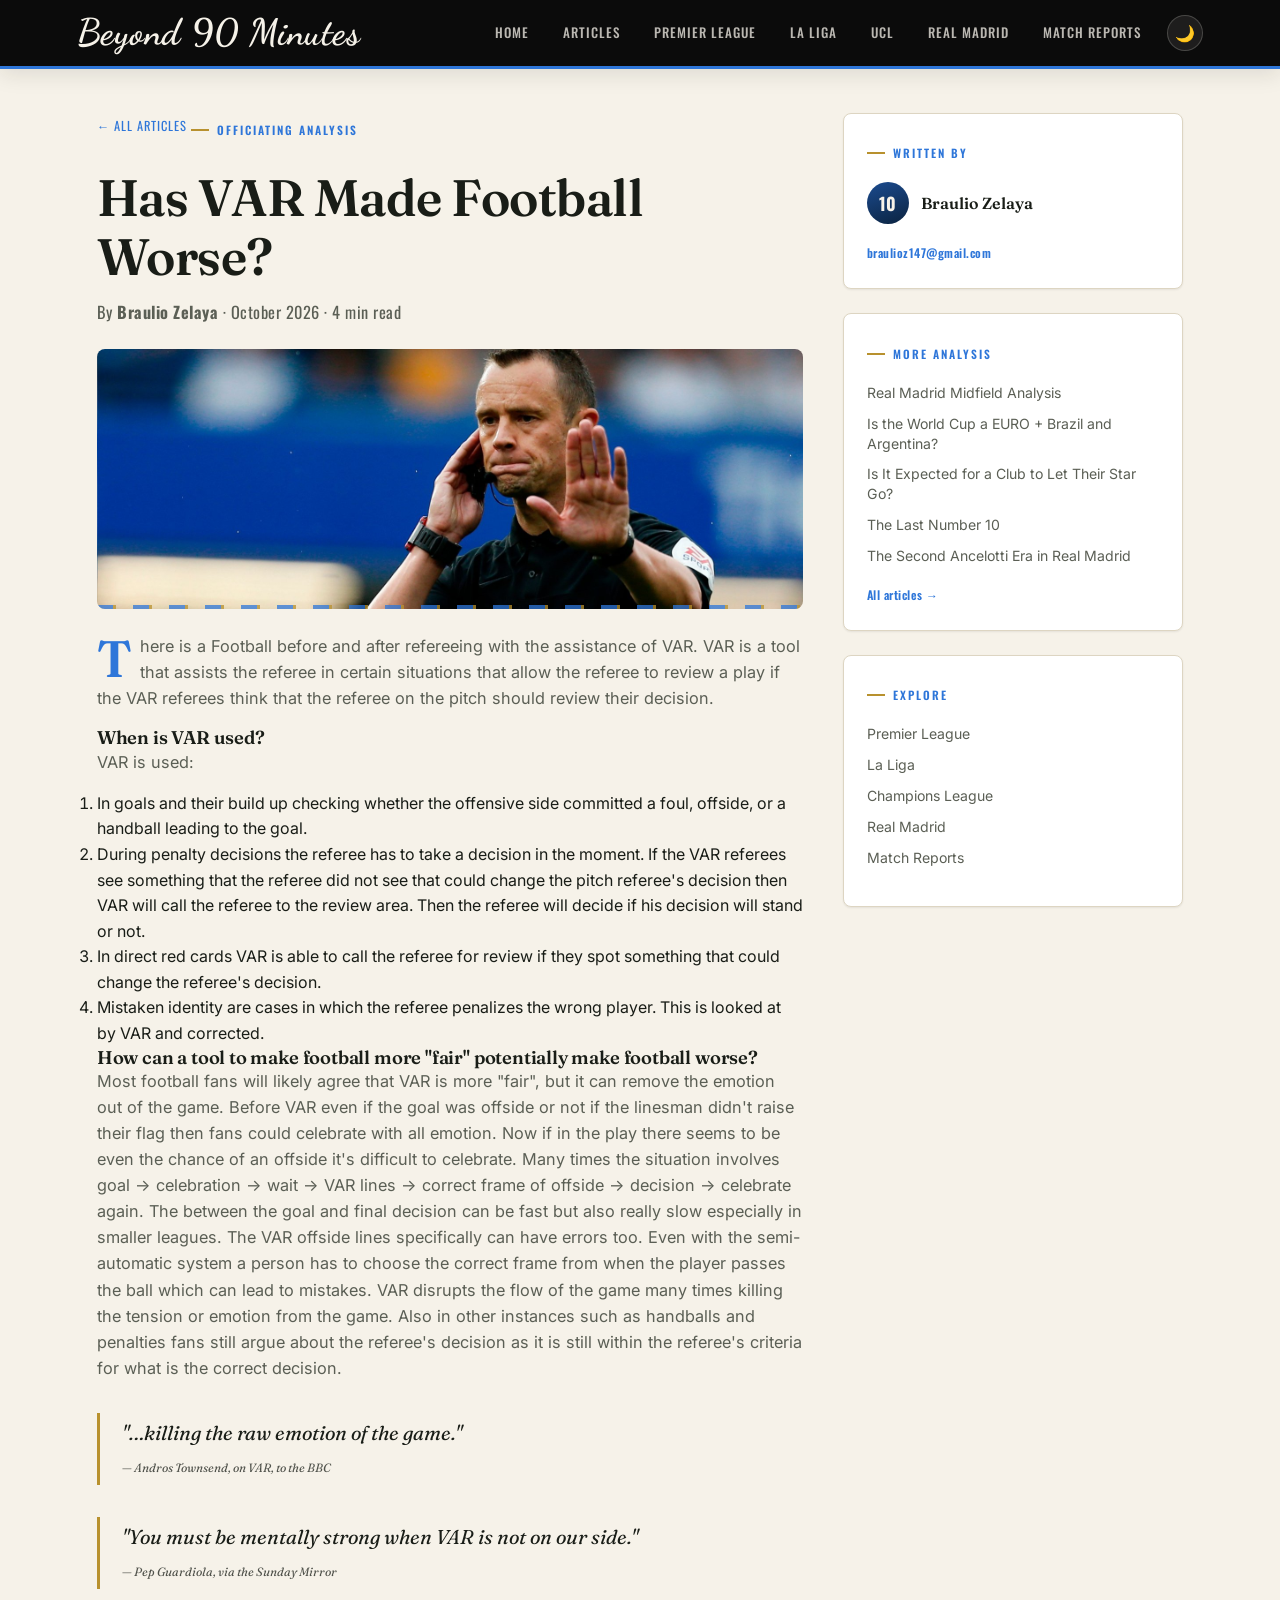
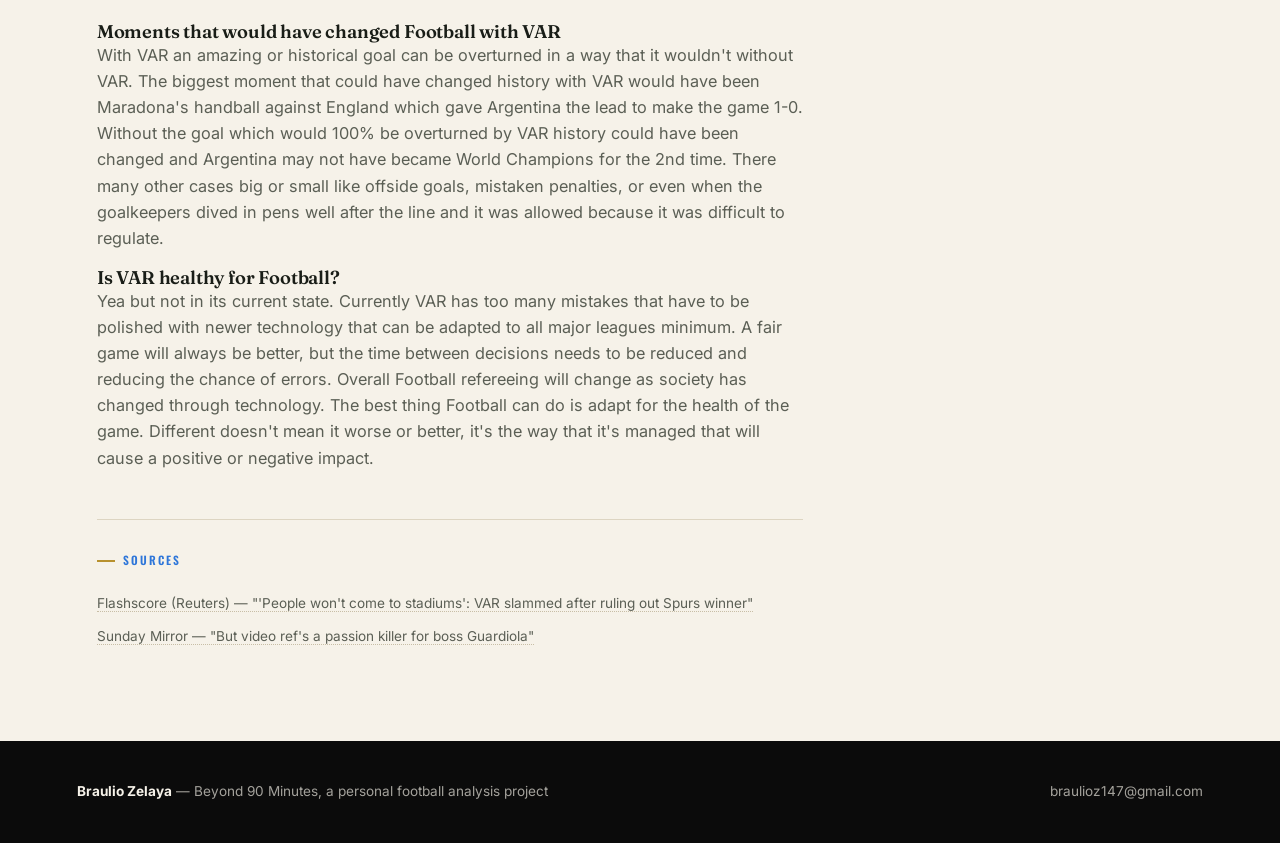
<file: article-var.html>
<!DOCTYPE html>
<html lang="en">
<head>
    <meta charset="UTF-8">
    <meta name="viewport" content="width=device-width, initial-scale=1.0">
    <title>Has VAR Made Football Worse? | Beyond 90 Minutes</title>
    <meta property="og:type" content="article">
    <meta property="og:site_name" content="Beyond 90 Minutes">
    <meta property="og:title" content="Has VAR Made Football Worse?">
    <meta property="og:description" content="VAR was built to make football fairer. Has it made the game worse in the process?">
    <meta property="og:image" content="https://larsenbz.github.io/Beyond-90-minutes/images/var-referee.jpg">
    <meta name="twitter:card" content="summary_large_image">
    <meta name="twitter:title" content="Has VAR Made Football Worse?">
    <meta name="twitter:description" content="VAR was built to make football fairer. Has it made the game worse in the process?">
    <meta name="twitter:image" content="https://larsenbz.github.io/Beyond-90-minutes/images/var-referee.jpg">
    <link rel="icon" type="image/svg+xml" href="favicon.svg">
    <link rel="stylesheet" href="style.css">
</head>
<body data-page="article">
    <header class="top-header">
        <div class="logo-area"><a href="index.html"><div class="logo-placeholder">Beyond 90 Minutes</div></a></div>
        <div class="header-controls">
            <nav class="navigation" id="nav-menu">
                <a href="index.html">Home</a>
                <a href="articles.html">Articles</a>
                <a href="premier-league.html">Premier League</a>
                <a href="la-liga.html">La Liga</a>
                <a href="ucl.html">UCL</a>
                <a href="real-madrid.html">Real Madrid</a>
                <a href="match-reports.html">Match Reports</a>
            </nav>
            <button class="theme-toggle" id="theme-toggle" aria-label="Toggle dark mode">🌙</button>
            <button class="hamburger-toggle" id="menu-toggle" aria-label="Toggle Navigation">
                <span class="bar"></span><span class="bar"></span><span class="bar"></span>
            </button>
        </div>
    </header>

    <main class="main-content">
        <div class="page-layout article-page-layout" style="padding: 0;">
        <article class="article-body">
            <a href="articles.html" class="back-link">← All Articles</a>
            <span class="article-header-tag">Officiating Analysis</span>
            <h1>Has VAR Made Football Worse?</h1>
            <p class="article-byline">By <strong>Braulio Zelaya</strong> · October 2026 · 4 min read</p>

            <div class="article-cover" role="img" aria-label="A Premier League referee reviewing a decision" style="background-image: url('images/var-referee.jpg'); background-position: 62% 20%;"></div>

            <p class="lede">There is a Football before and after refereeing with the assistance of VAR. VAR is a tool that assists the referee in certain situations that allow the referee to review a play if the VAR referees think that the referee on the pitch should review their decision.</p>

            <h3>When is VAR used?</h3>
            <p>VAR is used:</p>
            <ol>
                <li>In goals and their build up checking whether the offensive side committed a foul, offside, or a handball leading to the goal.</li>
                <li>During penalty decisions the referee has to take a decision in the moment. If the VAR referees see something that the referee did not see that could change the pitch referee's decision then VAR will call the referee to the review area. Then the referee will decide if his decision will stand or not.</li>
                <li>In direct red cards VAR is able to call the referee for review if they spot something that could change the referee's decision.</li>
                <li>Mistaken identity are cases in which the referee penalizes the wrong player. This is looked at by VAR and corrected.</li>
            </ol>

            <h3>How can a tool to make football more "fair" potentially make football worse?</h3>
            <p>Most football fans will likely agree that VAR is more "fair", but it can remove the emotion out of the game. Before VAR even if the goal was offside or not if the linesman didn't raise their flag then fans could celebrate with all emotion. Now if in the play there seems to be even the chance of an offside it's difficult to celebrate. Many times the situation involves goal -> celebration -> wait -> VAR lines -> correct frame of offside -> decision -> celebrate again. The between the goal and final decision can be fast but also really slow especially in smaller leagues. The VAR offside lines specifically can have errors too. Even with the semi-automatic system a person has to choose the correct frame from when the player passes the ball which can lead to mistakes. VAR disrupts the flow of the game many times killing the tension or emotion from the game. Also in other instances such as handballs and penalties fans still argue about the referee's decision as it is still within the referee's criteria for what is the correct decision.</p>

            <div class="pull-quote">"…killing the raw emotion of the game."<br><span style="font-size:0.6em; opacity:0.75;">— Andros Townsend, on VAR, to the BBC</span></div>

            <div class="pull-quote">"You must be mentally strong when VAR is not on our side."<br><span style="font-size:0.6em; opacity:0.75;">— Pep Guardiola, via the Sunday Mirror</span></div>

            <h3>Moments that would have changed Football with VAR</h3>
            <p>With VAR an amazing or historical goal can be overturned in a way that it wouldn't without VAR. The biggest moment that could have changed history with VAR would have been Maradona's handball against England which gave Argentina the lead to make the game 1-0. Without the goal which would 100% be overturned by VAR history could have been changed and Argentina may not have became World Champions for the 2nd time. There many other cases big or small like offside goals, mistaken penalties, or even when the goalkeepers dived in pens well after the line and it was allowed because it was difficult to regulate.</p>

            <h3>Is VAR healthy for Football?</h3>
            <p>Yea but not in its current state. Currently VAR has too many mistakes that have to be polished with newer technology that can be adapted to all major leagues minimum. A fair game will always be better, but the time between decisions needs to be reduced and reducing the chance of errors. Overall Football refereeing will change as society has changed through technology. The best thing Football can do is adapt for the health of the game. Different doesn't mean it worse or better, it's the way that it's managed that will cause a positive or negative impact.</p>

            <div class="article-sources">
                <span class="section-label">Sources</span>
                <ul>
                    <li><a href="https://www.flashscore.com/news/people-won-t-come-to-stadiums-var-slammed-after-ruling-out-spurs-winner/bw3NgAE7" target="_blank" rel="noopener">Flashscore (Reuters) — "'People won't come to stadiums': VAR slammed after ruling out Spurs winner"</a></li>
                    <li><a href="https://www.pressreader.com/uk/sunday-mirror-northern-ireland/20190811/283081300848150" target="_blank" rel="noopener">Sunday Mirror — "But video ref's a passion killer for boss Guardiola"</a></li>
                </ul>
            </div>
        </article>
        <aside class="article-sidebar">
            <div class="sidebar-card">
                <span class="section-label">Written By</span>
                <div class="sidebar-author">
                    <div class="sidebar-author-badge">10</div>
                    <div>
                        <div class="sidebar-author-name">Braulio Zelaya</div>
                    </div>
                </div>
                <a href="mailto:braulioz147@gmail.com" class="sidebar-link">braulioz147@gmail.com</a>
            </div>
            <div class="sidebar-card">
                <span class="section-label">More Analysis</span>
                <ul class="sidebar-article-list">
                    <li><a href="article-real-madrid.html">Real Madrid Midfield Analysis</a></li>
                    <li><a href="article-world-cup.html">Is the World Cup a EURO + Brazil and Argentina?</a></li>
                    <li><a href="article-julian-alvarez.html">Is It Expected for a Club to Let Their Star Go?</a></li>
                    <li><a href="article-classic-10.html">The Last Number 10</a></li>
                    <li><a href="article-rm-2022.html">The Second Ancelotti Era in Real Madrid</a></li>
                </ul>
                <a href="articles.html" class="sidebar-link">All articles →</a>
            </div>
            <div class="sidebar-card">
                <span class="section-label">Explore</span>
                <ul class="sidebar-article-list">
                    <li><a href="premier-league.html">Premier League</a></li>
                    <li><a href="la-liga.html">La Liga</a></li>
                    <li><a href="ucl.html">Champions League</a></li>
                    <li><a href="real-madrid.html">Real Madrid</a></li>
                    <li><a href="match-reports.html">Match Reports</a></li>
                </ul>
            </div>
        </aside>
        </div>
    </main>

    <footer>
        <div class="footer-inner">
            <span><strong>Braulio Zelaya</strong> — Beyond 90 Minutes, a personal football analysis project</span>
            <div class="footer-links">
                <a href="mailto:braulioz147@gmail.com">braulioz147@gmail.com</a>
            </div>
        </div>
    </footer>

    <script src="script.js"></script>
</body>
</html>
</file>
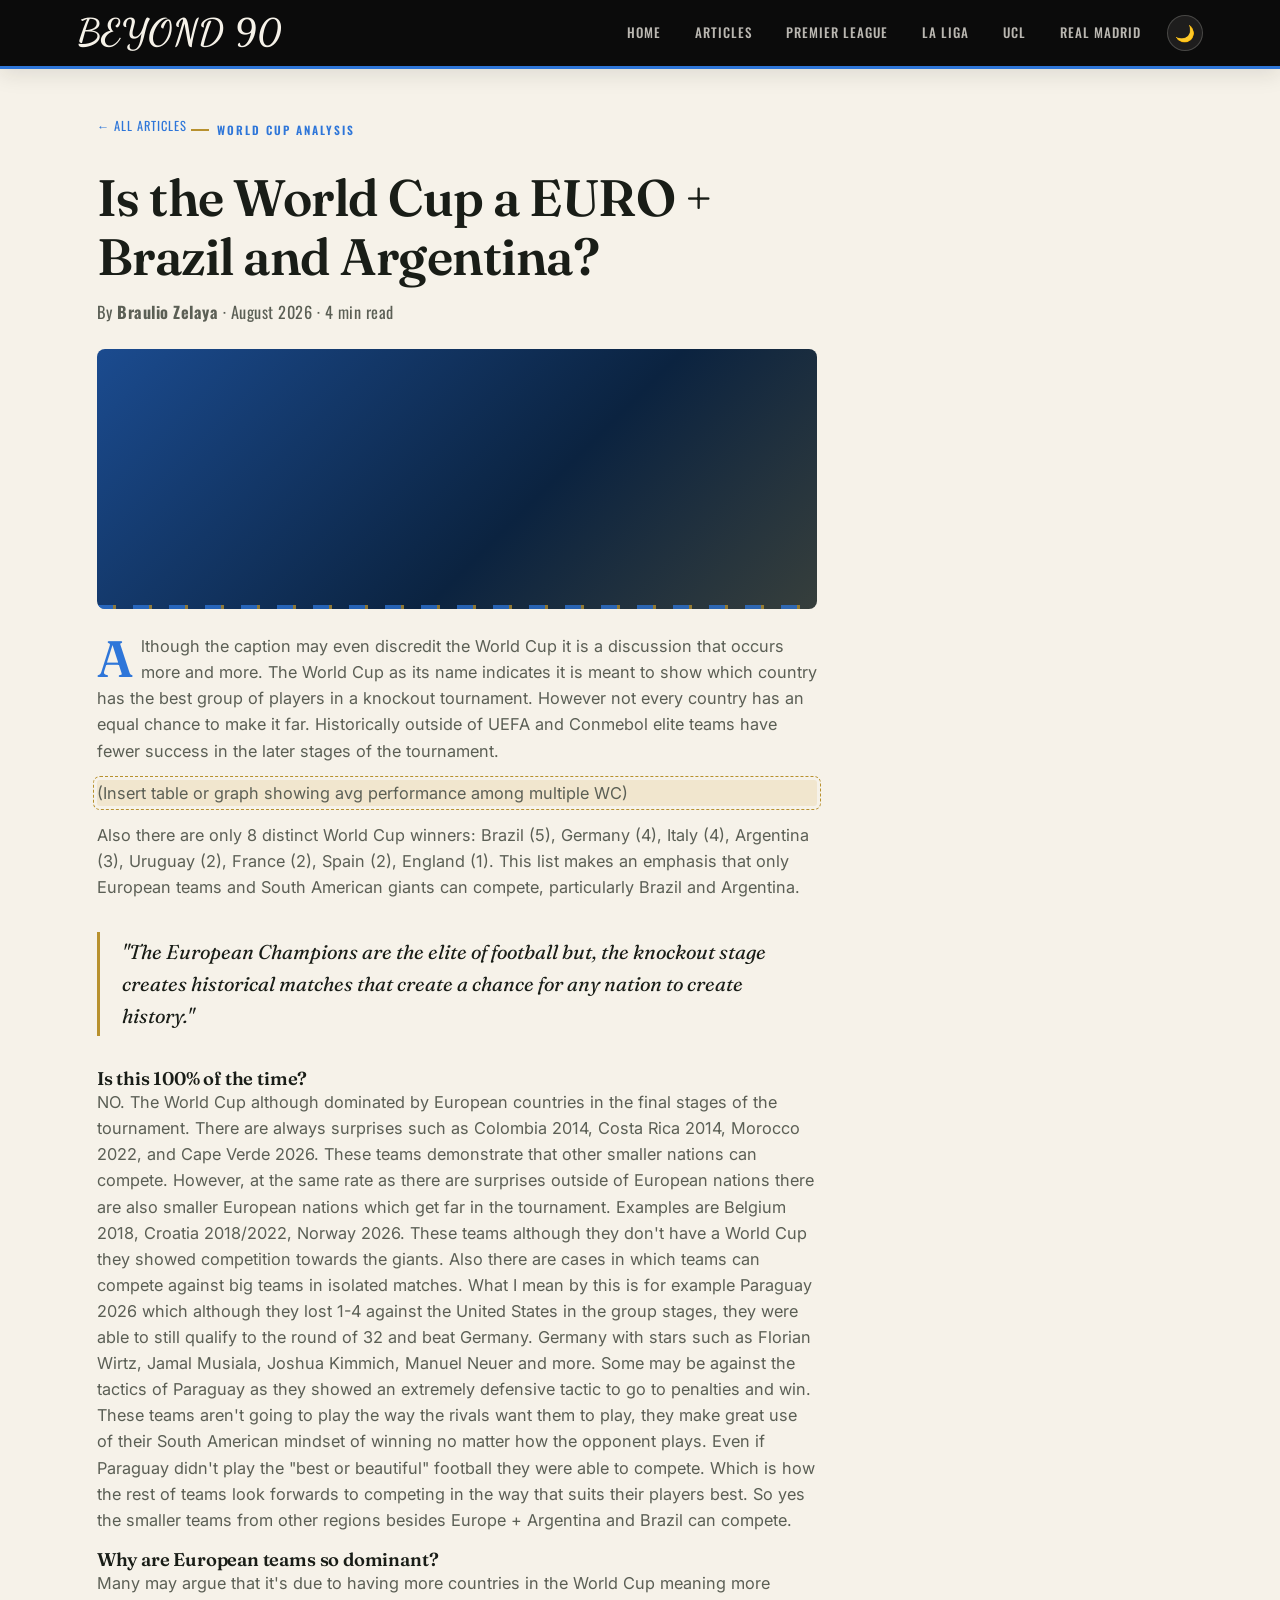
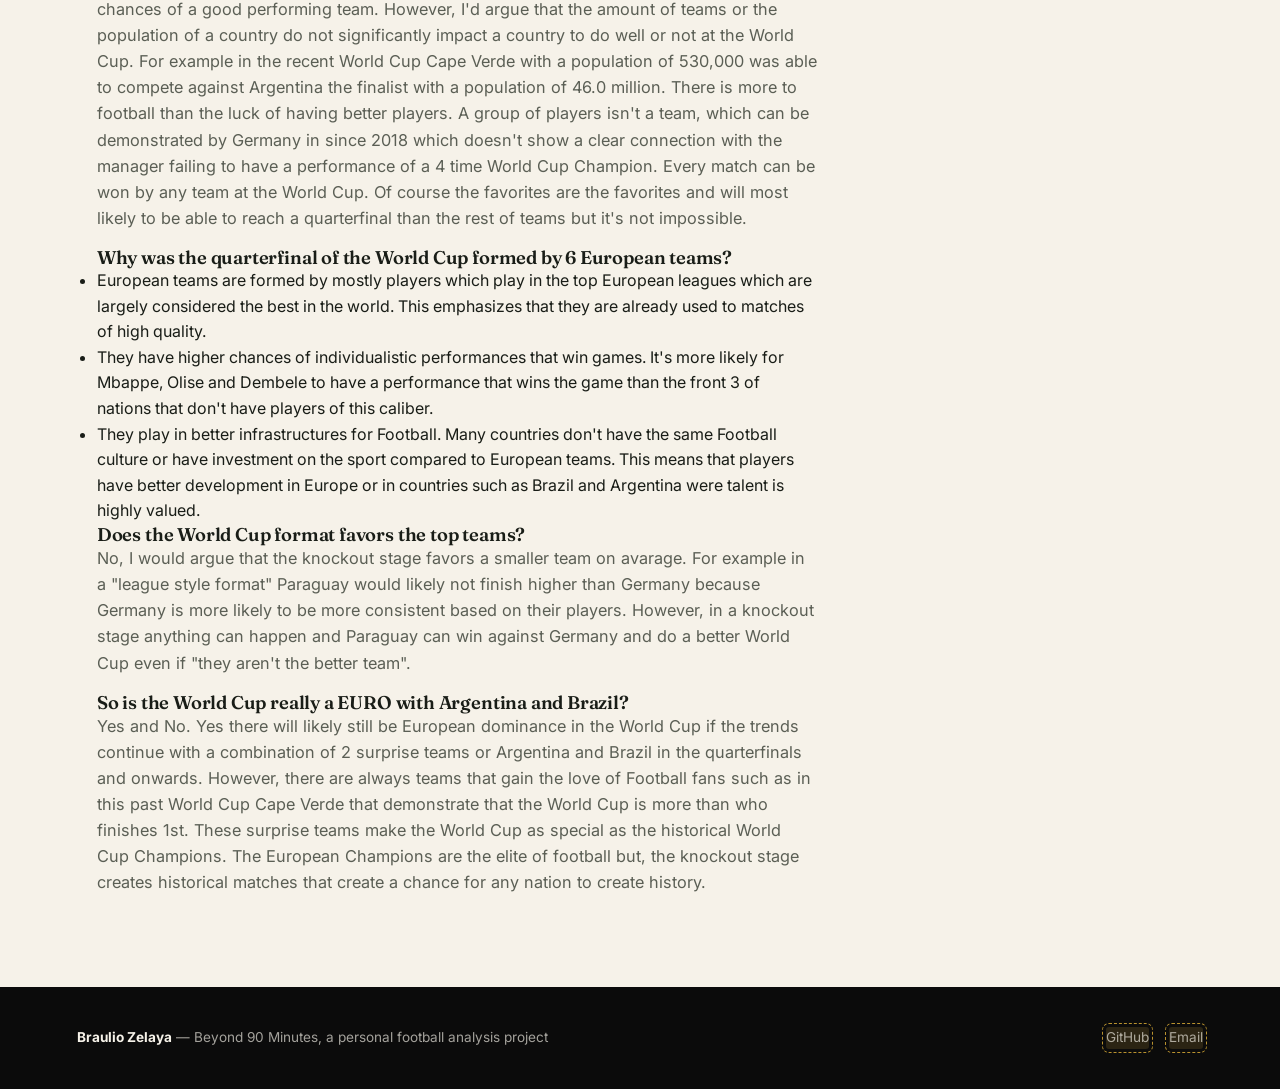
<file: article-world-cup (1).html>
<!DOCTYPE html>
<html lang="en">
<head>
    <meta charset="UTF-8">
    <meta name="viewport" content="width=device-width, initial-scale=1.0">
    <title>World Cup Analysis | Beyond 90 Minutes</title>
    <link rel="stylesheet" href="style.css">
</head>
<body data-page="article">
    <header class="top-header">
        <div class="logo-area"><a href="index.html"><div class="logo-placeholder">BEYOND 90</div></a></div>
        <div class="header-controls">
            <nav class="navigation" id="nav-menu">
                <a href="index.html">Home</a>
                <a href="articles.html">Articles</a>
                <a href="premier-league.html">Premier League</a>
                <a href="la-liga.html">La Liga</a>
                <a href="ucl.html">UCL</a>
                <a href="real-madrid.html">Real Madrid</a>
            </nav>
            <button class="theme-toggle" id="theme-toggle" aria-label="Toggle dark mode">🌙</button>
            <button class="hamburger-toggle" id="menu-toggle" aria-label="Toggle Navigation">
                <span class="bar"></span><span class="bar"></span><span class="bar"></span>
            </button>
        </div>
    </header>

    <main class="main-content">
        <article class="article-body">
            <a href="articles.html" class="back-link">← All Articles</a>
            <span class="article-header-tag">World Cup Analysis</span>
            <h1>Is the World Cup a EURO + Brazil and Argentina?</h1>
            <p class="article-byline">By <strong>Braulio Zelaya</strong> · August 2026 · 4 min read</p>

            <div class="article-cover" role="img" aria-label="World Cup illustration"></div>

            <p class="lede">Although the caption may even discredit the World Cup it is a discussion that occurs more and more. The World Cup as its name indicates it is meant to show which country has the best group of players in a knockout tournament. However not every country has an equal chance to make it far. Historically outside of UEFA and Conmebol elite teams have fewer success in the later stages of the tournament.</p>

            <p class="edit-me">(Insert table or graph showing avg performance among multiple WC)</p>

            <p>Also there are only 8 distinct World Cup winners: Brazil (5), Germany (4), Italy (4), Argentina (3), Uruguay (2), France (2), Spain (2), England (1). This list makes an emphasis that only European teams and South American giants can compete, particularly Brazil and Argentina.</p>

            <div class="pull-quote">"The European Champions are the elite of football but, the knockout stage creates historical matches that create a chance for any nation to create history."</div>

            <h3>Is this 100% of the time?</h3>
            <p>NO. The World Cup although dominated by European countries in the final stages of the tournament. There are always surprises such as Colombia 2014, Costa Rica 2014, Morocco 2022, and Cape Verde 2026. These teams demonstrate that other smaller nations can compete. However, at the same rate as there are surprises outside of European nations there are also smaller European nations which get far in the tournament. Examples are Belgium 2018, Croatia 2018/2022, Norway 2026. These teams although they don't have a World Cup they showed competition towards the giants. Also there are cases in which teams can compete against big teams in isolated matches. What I mean by this is for example Paraguay 2026 which although they lost 1-4 against the United States in the group stages, they were able to still qualify to the round of 32 and beat Germany. Germany with stars such as Florian Wirtz, Jamal Musiala, Joshua Kimmich, Manuel Neuer and more. Some may be against the tactics of Paraguay as they showed an extremely defensive tactic to go to penalties and win. These teams aren't going to play the way the rivals want them to play, they make great use of their South American mindset of winning no matter how the opponent plays. Even if Paraguay didn't play the "best or beautiful" football they were able to compete. Which is how the rest of teams look forwards to competing in the way that suits their players best. So yes the smaller teams from other regions besides Europe + Argentina and Brazil can compete.</p>

            <h3>Why are European teams so dominant?</h3>
            <p>Many may argue that it's due to having more countries in the World Cup meaning more chances of a good performing team. However, I'd argue that the amount of teams or the population of a country do not significantly impact a country to do well or not at the World Cup. For example in the recent World Cup Cape Verde with a population of 530,000 was able to compete against Argentina the finalist with a population of 46.0 million. There is more to football than the luck of having better players. A group of players isn't a team, which can be demonstrated by Germany in since 2018 which doesn't show a clear connection with the manager failing to have a performance of a 4 time World Cup Champion. Every match can be won by any team at the World Cup. Of course the favorites are the favorites and will most likely to be able to reach a quarterfinal than the rest of teams but it's not impossible.</p>

            <h3>Why was the quarterfinal of the World Cup formed by 6 European teams?</h3>
            <ul>
                <li>European teams are formed by mostly players which play in the top European leagues which are largely considered the best in the world. This emphasizes that they are already used to matches of high quality.</li>
                <li>They have higher chances of individualistic performances that win games. It's more likely for Mbappe, Olise and Dembele to have a performance that wins the game than the front 3 of nations that don't have players of this caliber.</li>
                <li>They play in better infrastructures for Football. Many countries don't have the same Football culture or have investment on the sport compared to European teams. This means that players have better development in Europe or in countries such as Brazil and Argentina were talent is highly valued.</li>
            </ul>

            <h3>Does the World Cup format favors the top teams?</h3>
            <p>No, I would argue that the knockout stage favors a smaller team on avarage. For example in a "league style format" Paraguay would likely not finish higher than Germany because Germany is more likely to be more consistent based on their players. However, in a knockout stage anything can happen and Paraguay can win against Germany and do a better World Cup even if "they aren't the better team".</p>

            <h3>So is the World Cup really a EURO with Argentina and Brazil?</h3>
            <p>Yes and No. Yes there will likely still be European dominance in the World Cup if the trends continue with a combination of 2 surprise teams or Argentina and Brazil in the quarterfinals and onwards. However, there are always teams that gain the love of Football fans such as in this past World Cup Cape Verde that demonstrate that the World Cup is more than who finishes 1st. These surprise teams make the World Cup as special as the historical World Cup Champions. The European Champions are the elite of football but, the knockout stage creates historical matches that create a chance for any nation to create history.</p>
        </article>
    </main>

    <footer>
        <div class="footer-inner">
            <span><strong>Braulio Zelaya</strong> — Beyond 90 Minutes, a personal football analysis project</span>
            <div class="footer-links">
                <a href="https://github.com/EDIT-ME" class="edit-me">GitHub</a>
                <a href="mailto:you@EDIT-ME.com" class="edit-me">Email</a>
            </div>
        </div>
    </footer>

    <script src="script.js"></script>
</body>
</html>
</file>
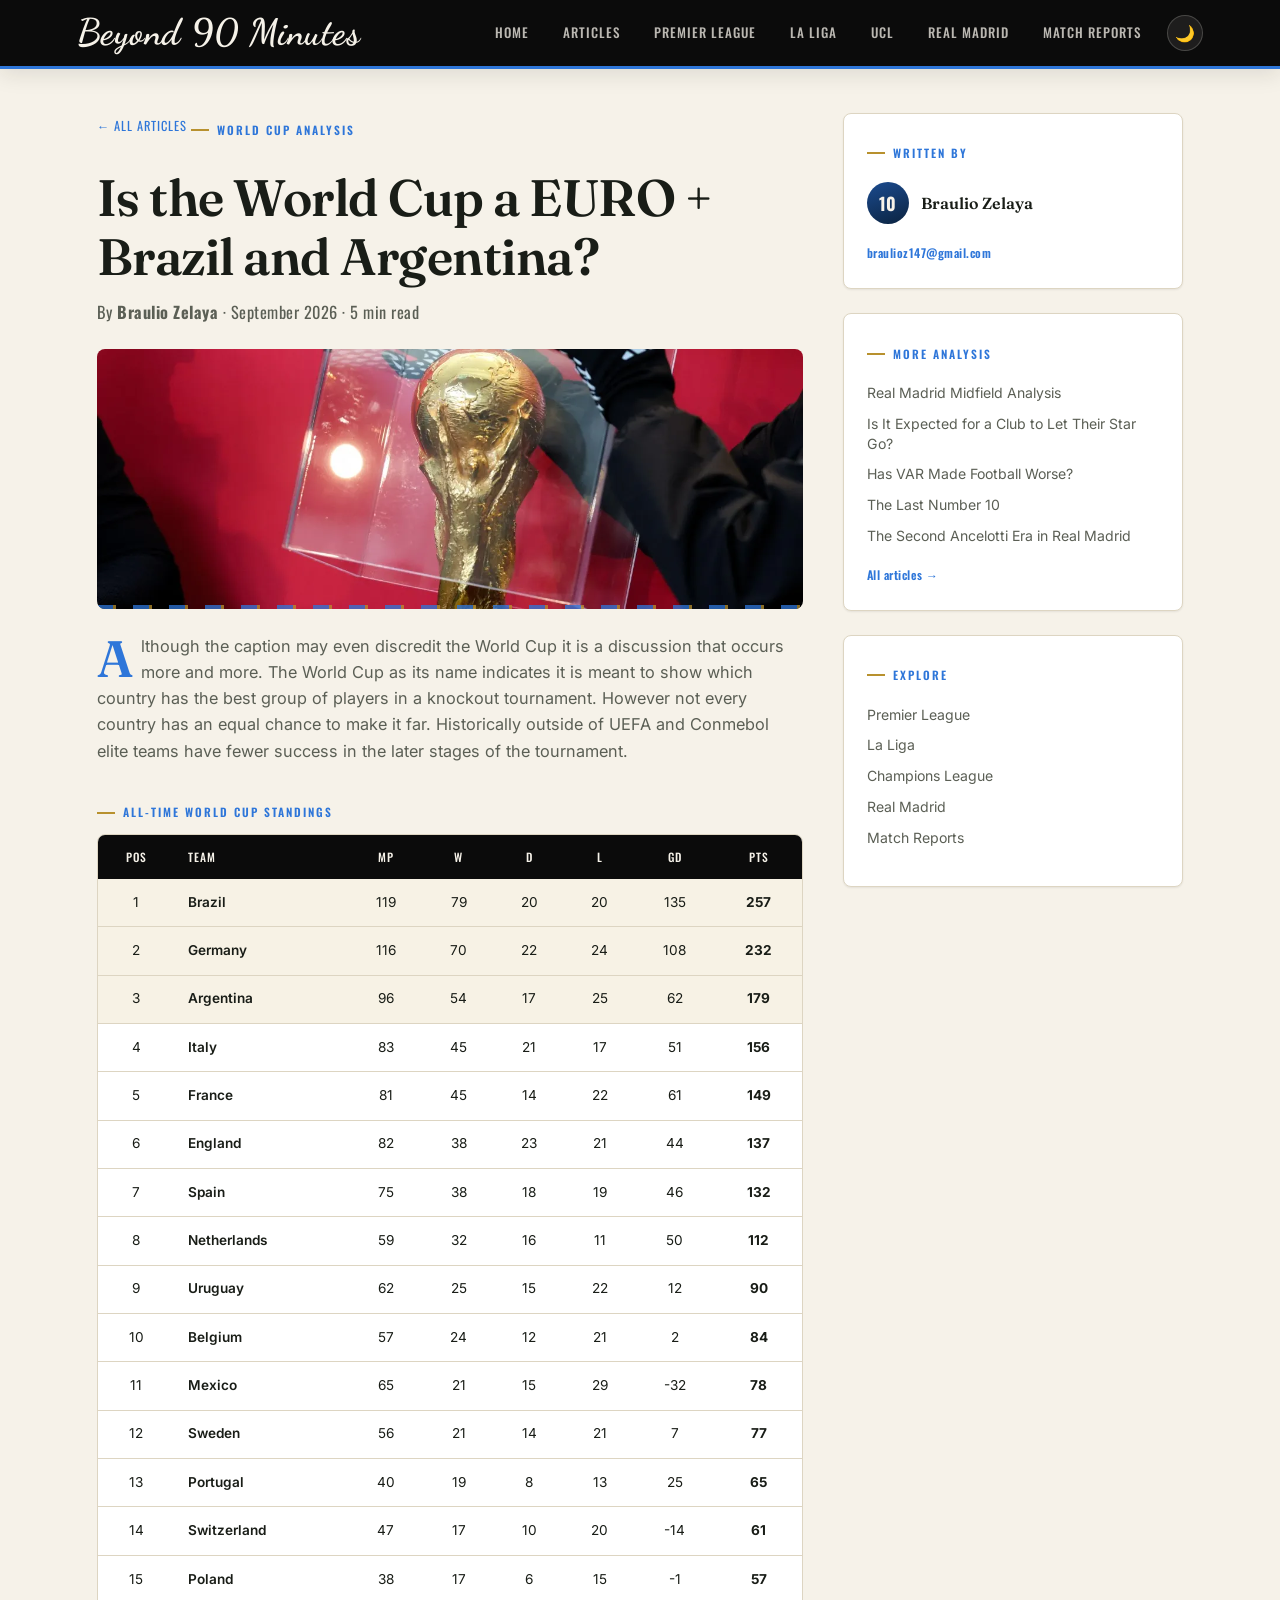
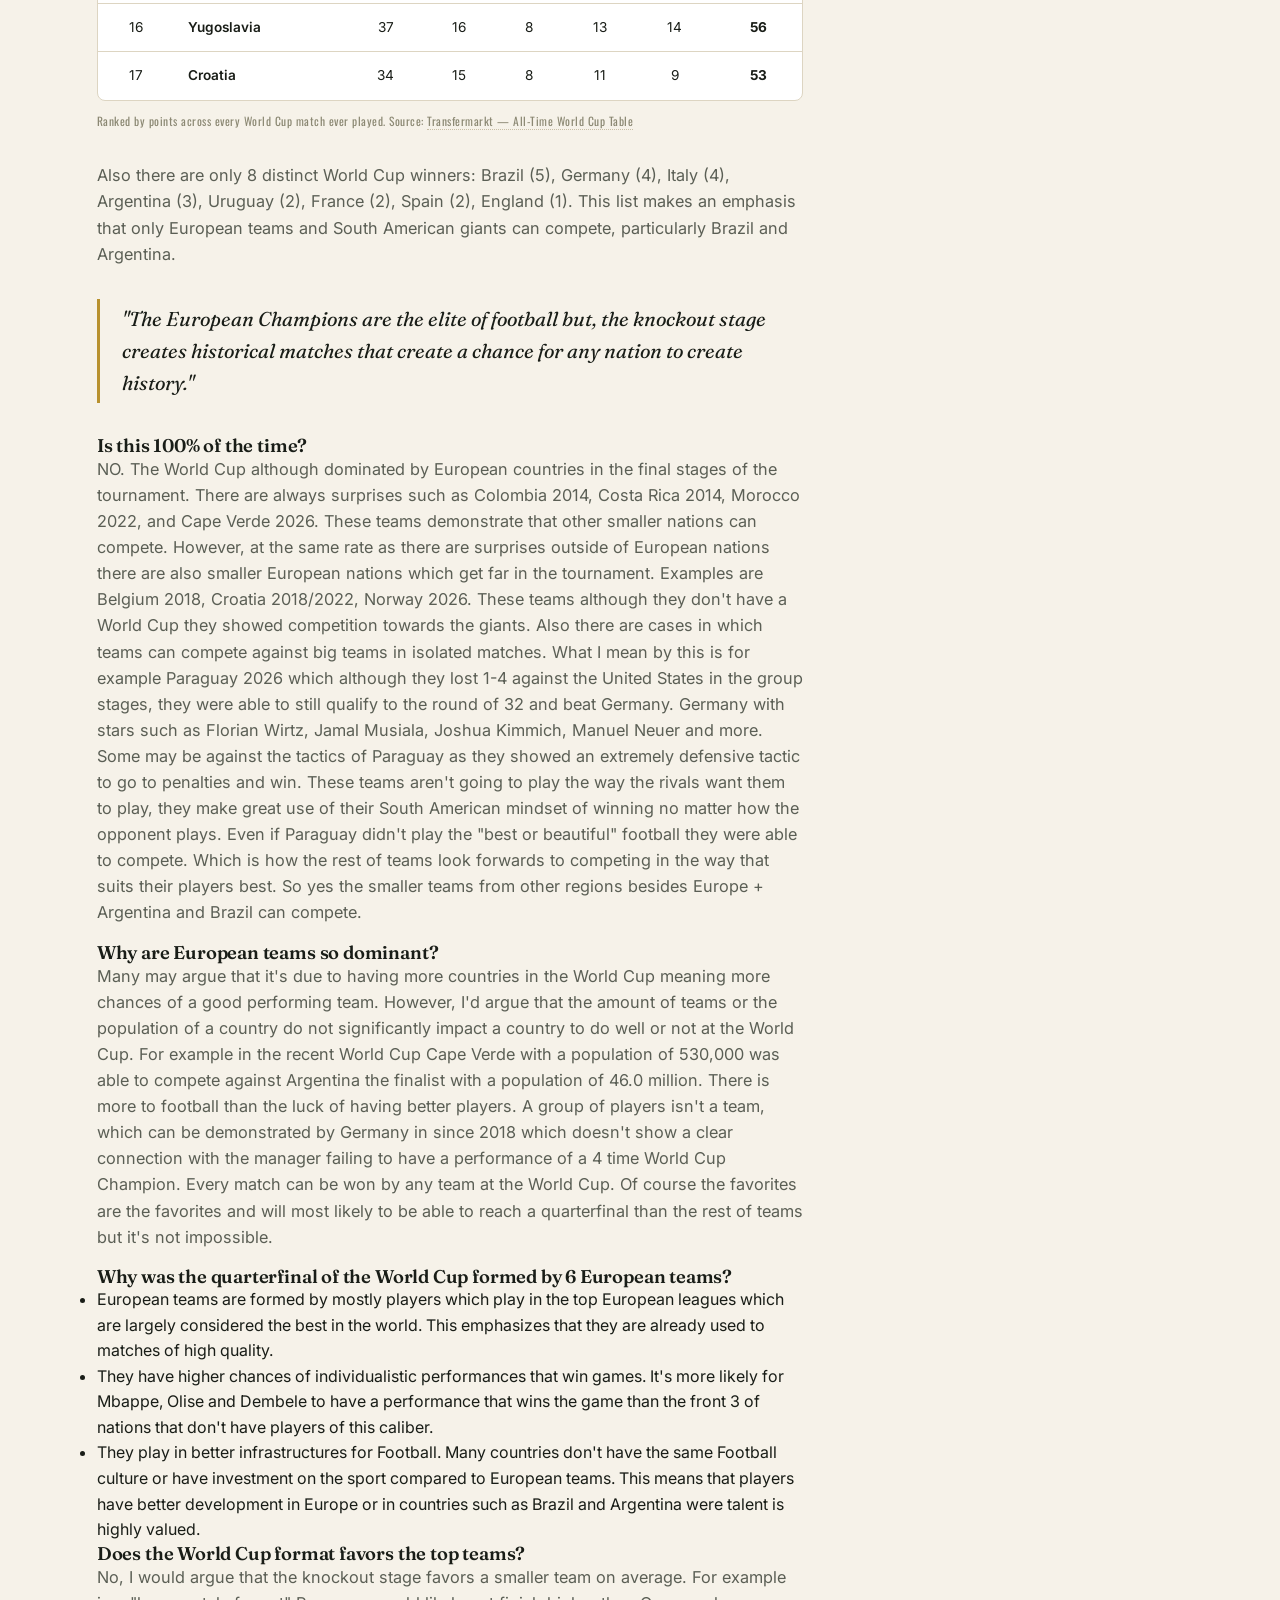
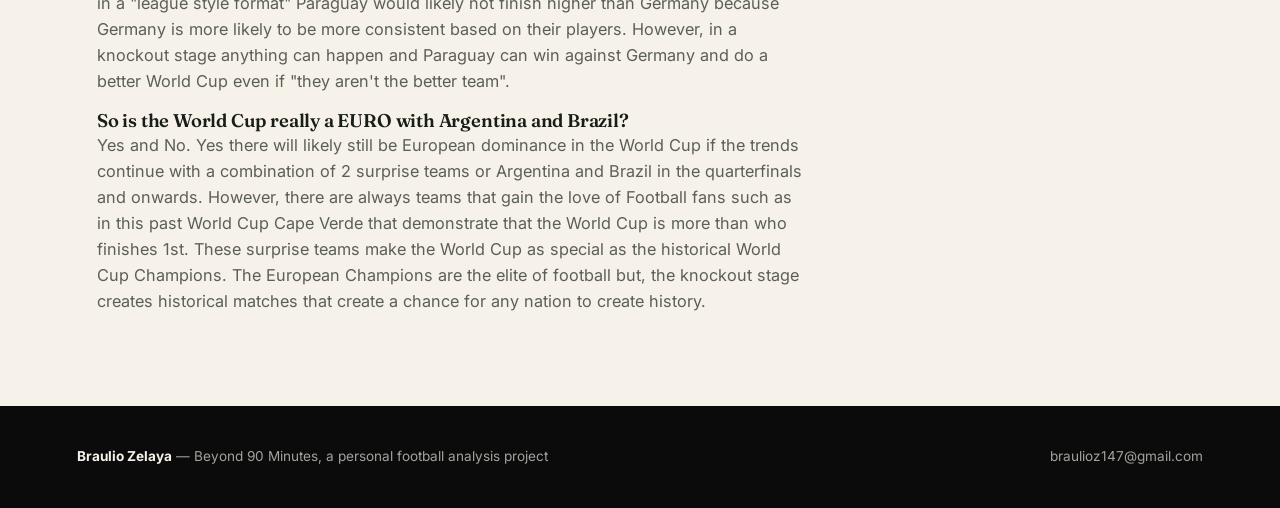
<file: article-world-cup.html>
<!DOCTYPE html>
<html lang="en">
<head>
    <meta charset="UTF-8">
    <meta name="viewport" content="width=device-width, initial-scale=1.0">
    <title>World Cup Analysis | Beyond 90 Minutes</title>
    <meta property="og:type" content="article">
    <meta property="og:site_name" content="Beyond 90 Minutes">
    <meta property="og:title" content="Is the World Cup a EURO + Brazil and Argentina?">
    <meta property="og:description" content="Analyzing European dominance vs underdog success in international football.">
    <meta property="og:image" content="https://larsenbz.github.io/Beyond-90-minutes/images/world-cup.jpg">
    <meta name="twitter:card" content="summary_large_image">
    <meta name="twitter:title" content="Is the World Cup a EURO + Brazil and Argentina?">
    <meta name="twitter:description" content="Analyzing European dominance vs underdog success in international football.">
    <meta name="twitter:image" content="https://larsenbz.github.io/Beyond-90-minutes/images/world-cup.jpg">
    <link rel="icon" type="image/svg+xml" href="favicon.svg">
    <link rel="stylesheet" href="style.css">
</head>
<body data-page="article">
    <header class="top-header">
        <div class="logo-area"><a href="index.html"><div class="logo-placeholder">Beyond 90 Minutes</div></a></div>
        <div class="header-controls">
            <nav class="navigation" id="nav-menu">
                <a href="index.html">Home</a>
                <a href="articles.html">Articles</a>
                <a href="premier-league.html">Premier League</a>
                <a href="la-liga.html">La Liga</a>
                <a href="ucl.html">UCL</a>
                <a href="real-madrid.html">Real Madrid</a>
                <a href="match-reports.html">Match Reports</a>
            </nav>
            <button class="theme-toggle" id="theme-toggle" aria-label="Toggle dark mode">🌙</button>
            <button class="hamburger-toggle" id="menu-toggle" aria-label="Toggle Navigation">
                <span class="bar"></span><span class="bar"></span><span class="bar"></span>
            </button>
        </div>
    </header>

    <main class="main-content">
        <div class="page-layout article-page-layout" style="padding: 0;">
        <article class="article-body">
            <a href="articles.html" class="back-link">← All Articles</a>
            <span class="article-header-tag">World Cup Analysis</span>
            <h1>Is the World Cup a EURO + Brazil and Argentina?</h1>
            <p class="article-byline">By <strong>Braulio Zelaya</strong> · September 2026 · 5 min read</p>

            <div class="article-cover" role="img" aria-label="The World Cup trophy on display" style="background-image: url('images/world-cup.jpg');"></div>

            <p class="lede">Although the caption may even discredit the World Cup it is a discussion that occurs more and more. The World Cup as its name indicates it is meant to show which country has the best group of players in a knockout tournament. However not every country has an equal chance to make it far. Historically outside of UEFA and Conmebol elite teams have fewer success in the later stages of the tournament.</p>

            <figure class="article-data-figure">
                <span class="section-label">All-Time World Cup Standings</span>
                <div class="table-wrapper">
                    <table class="standings-table">
                        <thead>
                            <tr><th>Pos</th><th style="text-align:left;">Team</th><th>MP</th><th>W</th><th>D</th><th>L</th><th>GD</th><th>Pts</th></tr>
                        </thead>
                        <tbody>
                            <tr class="highlight-row"><td>1</td><td class="team-cell">Brazil</td><td>119</td><td>79</td><td>20</td><td>20</td><td>135</td><td><strong>257</strong></td></tr>
                            <tr class="highlight-row"><td>2</td><td class="team-cell">Germany</td><td>116</td><td>70</td><td>22</td><td>24</td><td>108</td><td><strong>232</strong></td></tr>
                            <tr class="highlight-row"><td>3</td><td class="team-cell">Argentina</td><td>96</td><td>54</td><td>17</td><td>25</td><td>62</td><td><strong>179</strong></td></tr>
                            <tr><td>4</td><td class="team-cell">Italy</td><td>83</td><td>45</td><td>21</td><td>17</td><td>51</td><td><strong>156</strong></td></tr>
                            <tr><td>5</td><td class="team-cell">France</td><td>81</td><td>45</td><td>14</td><td>22</td><td>61</td><td><strong>149</strong></td></tr>
                            <tr><td>6</td><td class="team-cell">England</td><td>82</td><td>38</td><td>23</td><td>21</td><td>44</td><td><strong>137</strong></td></tr>
                            <tr><td>7</td><td class="team-cell">Spain</td><td>75</td><td>38</td><td>18</td><td>19</td><td>46</td><td><strong>132</strong></td></tr>
                            <tr><td>8</td><td class="team-cell">Netherlands</td><td>59</td><td>32</td><td>16</td><td>11</td><td>50</td><td><strong>112</strong></td></tr>
                            <tr><td>9</td><td class="team-cell">Uruguay</td><td>62</td><td>25</td><td>15</td><td>22</td><td>12</td><td><strong>90</strong></td></tr>
                            <tr><td>10</td><td class="team-cell">Belgium</td><td>57</td><td>24</td><td>12</td><td>21</td><td>2</td><td><strong>84</strong></td></tr>
                            <tr><td>11</td><td class="team-cell">Mexico</td><td>65</td><td>21</td><td>15</td><td>29</td><td>-32</td><td><strong>78</strong></td></tr>
                            <tr><td>12</td><td class="team-cell">Sweden</td><td>56</td><td>21</td><td>14</td><td>21</td><td>7</td><td><strong>77</strong></td></tr>
                            <tr><td>13</td><td class="team-cell">Portugal</td><td>40</td><td>19</td><td>8</td><td>13</td><td>25</td><td><strong>65</strong></td></tr>
                            <tr><td>14</td><td class="team-cell">Switzerland</td><td>47</td><td>17</td><td>10</td><td>20</td><td>-14</td><td><strong>61</strong></td></tr>
                            <tr><td>15</td><td class="team-cell">Poland</td><td>38</td><td>17</td><td>6</td><td>15</td><td>-1</td><td><strong>57</strong></td></tr>
                            <tr><td>16</td><td class="team-cell">Yugoslavia</td><td>37</td><td>16</td><td>8</td><td>13</td><td>14</td><td><strong>56</strong></td></tr>
                            <tr><td>17</td><td class="team-cell">Croatia</td><td>34</td><td>15</td><td>8</td><td>11</td><td>9</td><td><strong>53</strong></td></tr>
                        </tbody>
                    </table>
                </div>
                <figcaption>Ranked by points across every World Cup match ever played. Source: <a href="https://www.transfermarkt.us/weltmeisterschaft/ewigeTabelle/pokalwettbewerb/FIWC" target="_blank" rel="noopener">Transfermarkt — All-Time World Cup Table</a></figcaption>
            </figure>

            <p>Also there are only 8 distinct World Cup winners: Brazil (5), Germany (4), Italy (4), Argentina (3), Uruguay (2), France (2), Spain (2), England (1). This list makes an emphasis that only European teams and South American giants can compete, particularly Brazil and Argentina.</p>

            <div class="pull-quote">"The European Champions are the elite of football but, the knockout stage creates historical matches that create a chance for any nation to create history."</div>

            <h3>Is this 100% of the time?</h3>
            <p>NO. The World Cup although dominated by European countries in the final stages of the tournament. There are always surprises such as Colombia 2014, Costa Rica 2014, Morocco 2022, and Cape Verde 2026. These teams demonstrate that other smaller nations can compete. However, at the same rate as there are surprises outside of European nations there are also smaller European nations which get far in the tournament. Examples are Belgium 2018, Croatia 2018/2022, Norway 2026. These teams although they don't have a World Cup they showed competition towards the giants. Also there are cases in which teams can compete against big teams in isolated matches. What I mean by this is for example Paraguay 2026 which although they lost 1-4 against the United States in the group stages, they were able to still qualify to the round of 32 and beat Germany. Germany with stars such as Florian Wirtz, Jamal Musiala, Joshua Kimmich, Manuel Neuer and more. Some may be against the tactics of Paraguay as they showed an extremely defensive tactic to go to penalties and win. These teams aren't going to play the way the rivals want them to play, they make great use of their South American mindset of winning no matter how the opponent plays. Even if Paraguay didn't play the "best or beautiful" football they were able to compete. Which is how the rest of teams look forwards to competing in the way that suits their players best. So yes the smaller teams from other regions besides Europe + Argentina and Brazil can compete.</p>

            <h3>Why are European teams so dominant?</h3>
            <p>Many may argue that it's due to having more countries in the World Cup meaning more chances of a good performing team. However, I'd argue that the amount of teams or the population of a country do not significantly impact a country to do well or not at the World Cup. For example in the recent World Cup Cape Verde with a population of 530,000 was able to compete against Argentina the finalist with a population of 46.0 million. There is more to football than the luck of having better players. A group of players isn't a team, which can be demonstrated by Germany in since 2018 which doesn't show a clear connection with the manager failing to have a performance of a 4 time World Cup Champion. Every match can be won by any team at the World Cup. Of course the favorites are the favorites and will most likely to be able to reach a quarterfinal than the rest of teams but it's not impossible.</p>

            <h3>Why was the quarterfinal of the World Cup formed by 6 European teams?</h3>
            <ul>
                <li>European teams are formed by mostly players which play in the top European leagues which are largely considered the best in the world. This emphasizes that they are already used to matches of high quality.</li>
                <li>They have higher chances of individualistic performances that win games. It's more likely for Mbappe, Olise and Dembele to have a performance that wins the game than the front 3 of nations that don't have players of this caliber.</li>
                <li>They play in better infrastructures for Football. Many countries don't have the same Football culture or have investment on the sport compared to European teams. This means that players have better development in Europe or in countries such as Brazil and Argentina were talent is highly valued.</li>
            </ul>

            <h3>Does the World Cup format favors the top teams?</h3>
            <p>No, I would argue that the knockout stage favors a smaller team on average. For example in a "league style format" Paraguay would likely not finish higher than Germany because Germany is more likely to be more consistent based on their players. However, in a knockout stage anything can happen and Paraguay can win against Germany and do a better World Cup even if "they aren't the better team".</p>

            <h3>So is the World Cup really a EURO with Argentina and Brazil?</h3>
            <p>Yes and No. Yes there will likely still be European dominance in the World Cup if the trends continue with a combination of 2 surprise teams or Argentina and Brazil in the quarterfinals and onwards. However, there are always teams that gain the love of Football fans such as in this past World Cup Cape Verde that demonstrate that the World Cup is more than who finishes 1st. These surprise teams make the World Cup as special as the historical World Cup Champions. The European Champions are the elite of football but, the knockout stage creates historical matches that create a chance for any nation to create history.</p>
        </article>
        <aside class="article-sidebar">
            <div class="sidebar-card">
                <span class="section-label">Written By</span>
                <div class="sidebar-author">
                    <div class="sidebar-author-badge">10</div>
                    <div>
                        <div class="sidebar-author-name">Braulio Zelaya</div>
                    </div>
                </div>
                <a href="mailto:braulioz147@gmail.com" class="sidebar-link">braulioz147@gmail.com</a>
            </div>
            <div class="sidebar-card">
                <span class="section-label">More Analysis</span>
                <ul class="sidebar-article-list">
                    <li><a href="article-real-madrid.html">Real Madrid Midfield Analysis</a></li>
                    <li><a href="article-julian-alvarez.html">Is It Expected for a Club to Let Their Star Go?</a></li>
                    <li><a href="article-var.html">Has VAR Made Football Worse?</a></li>
                    <li><a href="article-classic-10.html">The Last Number 10</a></li>
                    <li><a href="article-rm-2022.html">The Second Ancelotti Era in Real Madrid</a></li>
                </ul>
                <a href="articles.html" class="sidebar-link">All articles →</a>
            </div>
            <div class="sidebar-card">
                <span class="section-label">Explore</span>
                <ul class="sidebar-article-list">
                    <li><a href="premier-league.html">Premier League</a></li>
                    <li><a href="la-liga.html">La Liga</a></li>
                    <li><a href="ucl.html">Champions League</a></li>
                    <li><a href="real-madrid.html">Real Madrid</a></li>
                    <li><a href="match-reports.html">Match Reports</a></li>
                </ul>
            </div>
        </aside>
        </div>
    </main>

    <footer>
        <div class="footer-inner">
            <span><strong>Braulio Zelaya</strong> — Beyond 90 Minutes, a personal football analysis project</span>
            <div class="footer-links">
                <a href="mailto:braulioz147@gmail.com">braulioz147@gmail.com</a>
            </div>
        </div>
    </footer>

    <script src="script.js"></script>
</body>
</html>
</file>
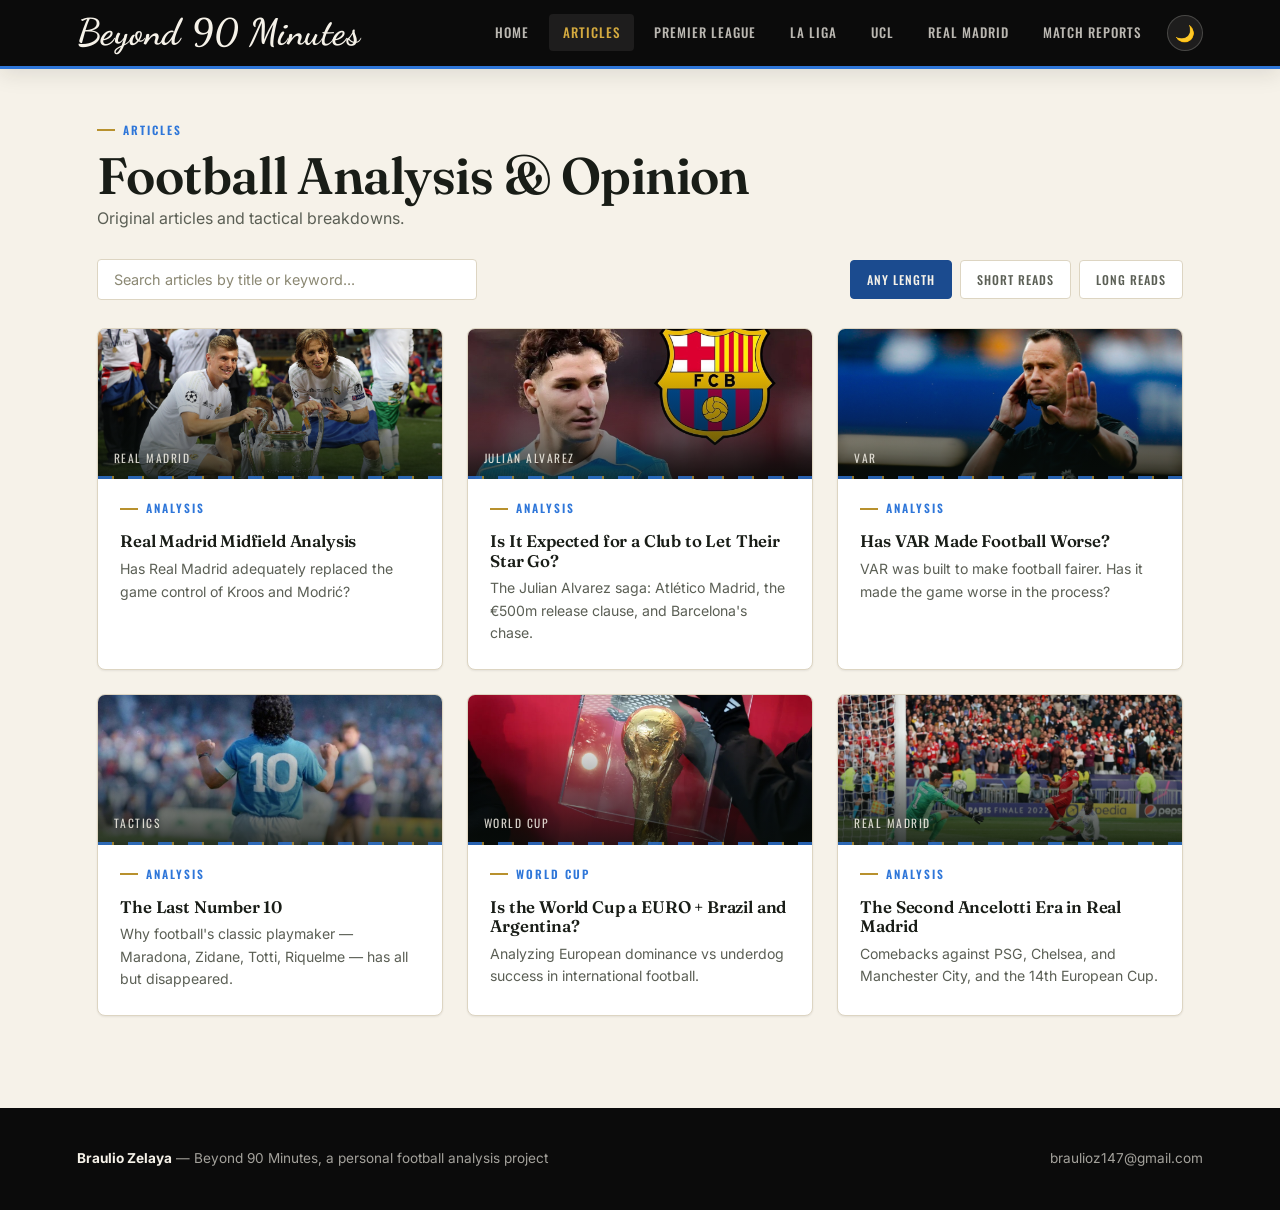
<file: articles.html>
<!DOCTYPE html>
<html lang="en">
<head>
    <meta charset="UTF-8">
    <meta name="viewport" content="width=device-width, initial-scale=1.0">
    <title>Articles | Beyond 90 Minutes</title>
    <link rel="icon" type="image/svg+xml" href="favicon.svg">
    <link rel="stylesheet" href="style.css">
</head>
<body data-page="articles">
    <header class="top-header">
        <div class="logo-area">
            <a href="index.html">
                <div class="logo-placeholder">Beyond 90 Minutes</div>
            </a>
        </div>
        <div class="header-controls">
            <nav class="navigation" id="nav-menu">
                <a href="index.html">Home</a>
                <a href="articles.html" class="active">Articles</a>
                <a href="premier-league.html">Premier League</a>
                <a href="la-liga.html">La Liga</a>
                <a href="ucl.html">UCL</a>
                <a href="real-madrid.html">Real Madrid</a>
                <a href="match-reports.html">Match Reports</a>
            </nav>
            <button class="theme-toggle" id="theme-toggle" aria-label="Toggle dark mode">🌙</button>
            <button class="hamburger-toggle" id="menu-toggle" aria-label="Toggle Navigation">
                <span class="bar"></span>
                <span class="bar"></span>
                <span class="bar"></span>
            </button>
        </div>
    </header>

    <main class="main-content">
        <span class="section-label">Articles</span>
        <h1>Football Analysis &amp; Opinion</h1>
        <p style="max-width: 60ch;">Original articles and tactical breakdowns.</p>

        <section class="filter-controls">
            <input
                type="text"
                id="article-search"
                class="search-input"
                placeholder="Search articles by title or keyword..."
            >
            <div class="filter-groups">
                <div id="length-filters" class="category-filters">
                    <button class="rm-nav-btn active" data-length="ALL">Any Length</button>
                    <button class="rm-nav-btn" data-length="SHORT">Short Reads</button>
                    <button class="rm-nav-btn" data-length="LONG">Long Reads</button>
                </div>
            </div>
        </section>

        <section class="articles-section">
            <div class="article-grid" id="articles-list">
                <article class="article-card" data-length="SHORT" data-title="Real Madrid Midfield Analysis">
                    <a href="article-real-madrid.html" style="text-decoration:none; color:inherit;">
                        <div class="card-image" style="background-image: url('images/kroos-modric.jpg'); background-position: center 18%;"><span>Real Madrid</span></div>
                        <div class="card-content">
                            <span class="section-label">Analysis</span>
                            <h3>Real Madrid Midfield Analysis</h3>
                            <p>Has Real Madrid adequately replaced the game control of Kroos and Modrić?</p>
                        </div>
                    </a>
                </article>

                <article class="article-card" data-length="SHORT" data-title="Is It Expected for a Club to Let Their Star Go? The Case of Julian Alvarez">
                    <a href="article-julian-alvarez.html" style="text-decoration:none; color:inherit;">
                        <div class="card-image" style="background-image: url('images/julian-alvarez.jpg'); background-position: 22% 25%;"><span>Julian Alvarez</span></div>
                        <div class="card-content">
                            <span class="section-label">Analysis</span>
                            <h3>Is It Expected for a Club to Let Their Star Go?</h3>
                            <p>The Julian Alvarez saga: Atlético Madrid, the €500m release clause, and Barcelona's chase.</p>
                        </div>
                    </a>
                </article>

                <article class="article-card" data-length="SHORT" data-title="Has VAR Made Football Worse?">
                    <a href="article-var.html" style="text-decoration:none; color:inherit;">
                        <div class="card-image" style="background-image: url('images/var-referee.jpg'); background-position: 62% 20%;"><span>VAR</span></div>
                        <div class="card-content">
                            <span class="section-label">Analysis</span>
                            <h3>Has VAR Made Football Worse?</h3>
                            <p>VAR was built to make football fairer. Has it made the game worse in the process?</p>
                        </div>
                    </a>
                </article>

                <article class="article-card" data-length="LONG" data-title="The Last Number 10: Football's Artistic Position Is Vanishing">
                    <a href="article-classic-10.html" style="text-decoration:none; color:inherit;">
                        <div class="card-image" style="background-image: url('images/maradona-number-10.jpg'); background-position: center 25%;"><span>Tactics</span></div>
                        <div class="card-content">
                            <span class="section-label">Analysis</span>
                            <h3>The Last Number 10</h3>
                            <p>Why football's classic playmaker — Maradona, Zidane, Totti, Riquelme — has all but disappeared.</p>
                        </div>
                    </a>
                </article>

                <article class="article-card" data-length="LONG" data-title="Is the World Cup a EURO + Brazil and Argentina?">
                    <a href="article-world-cup.html" style="text-decoration:none; color:inherit;">
                        <div class="card-image" style="background-image: url('images/world-cup.jpg');"><span>World Cup</span></div>
                        <div class="card-content">
                            <span class="section-label">World Cup</span>
                            <h3>Is the World Cup a EURO + Brazil and Argentina?</h3>
                            <p>Analyzing European dominance vs underdog success in international football.</p>
                        </div>
                    </a>
                </article>

                <article class="article-card" data-length="LONG" data-title="The Second Ancelotti Era in Real Madrid">
                    <a href="article-rm-2022.html" style="text-decoration:none; color:inherit;">
                        <div class="card-image" style="background-image: url('images/courtois-vs-liverpool.jpg'); background-position: 22% 58%;"><span>Real Madrid</span></div>
                        <div class="card-content">
                            <span class="section-label">Analysis</span>
                            <h3>The Second Ancelotti Era in Real Madrid</h3>
                            <p>Comebacks against PSG, Chelsea, and Manchester City, and the 14th European Cup.</p>
                        </div>
                    </a>
                </article>
            </div>
            <div id="articles-empty-state" class="empty-state" style="display:none; margin-top: 1.5rem;">
                No articles match your search. Try a different keyword or filter.
            </div>
        </section>
    </main>

    <footer>
        <div class="footer-inner">
            <span><strong>Braulio Zelaya</strong> — Beyond 90 Minutes, a personal football analysis project</span>
            <div class="footer-links">
                <a href="mailto:braulioz147@gmail.com">braulioz147@gmail.com</a>
            </div>
        </div>
    </footer>

    <script src="script.js"></script>
</body>
</html>
</file>
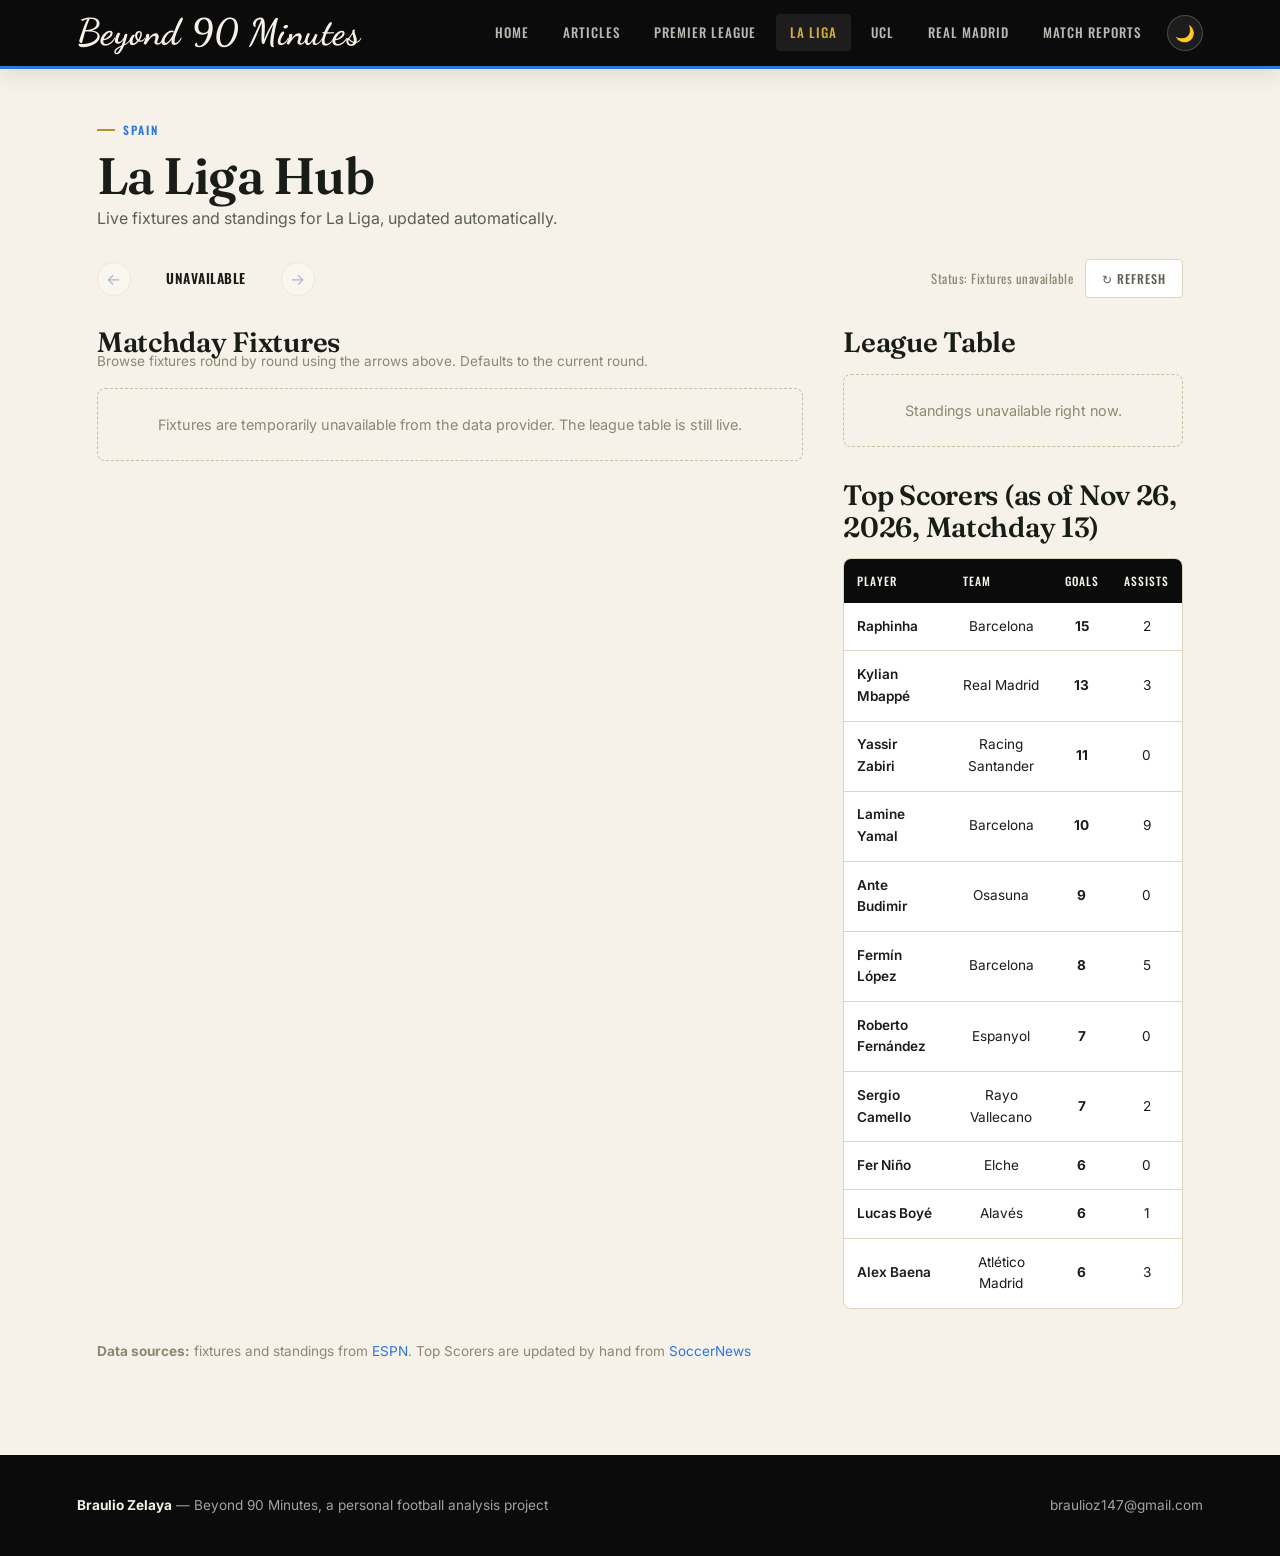
<file: la-liga.html>
<!DOCTYPE html>
<html lang="en">
<head>
    <meta charset="UTF-8">
    <meta name="viewport" content="width=device-width, initial-scale=1.0">
    <title>La Liga Hub | Beyond 90 Minutes</title>
    <link rel="icon" type="image/svg+xml" href="favicon.svg">
    <link rel="stylesheet" href="style.css">
</head>
<body data-page="la-liga">
    <header class="top-header">
        <div class="logo-area">
            <a href="index.html">
                <div class="logo-placeholder">Beyond 90 Minutes</div>
            </a>
        </div>
        <div class="header-controls">
            <nav class="navigation" id="nav-menu">
                <a href="index.html">Home</a>
                <a href="articles.html">Articles</a>
                <a href="premier-league.html">Premier League</a>
                <a href="la-liga.html" class="active">La Liga</a>
                <a href="ucl.html">UCL</a>
                <a href="real-madrid.html">Real Madrid</a>
                <a href="match-reports.html">Match Reports</a>
            </nav>
            <button class="theme-toggle" id="theme-toggle" aria-label="Toggle dark mode">🌙</button>
            <button class="hamburger-toggle" id="menu-toggle" aria-label="Toggle Navigation">
                <span class="bar"></span>
                <span class="bar"></span>
                <span class="bar"></span>
            </button>
        </div>
    </header>

    <main class="main-content">
        <span class="section-label">Spain</span>
        <h1>La Liga Hub</h1>
        <p style="max-width: 60ch;">Live fixtures and standings for La Liga, updated automatically.</p>

        <section class="filter-controls">
            <div class="matchday-nav">
                <button id="ll-md-prev" class="md-arrow" aria-label="Previous matchday">←</button>
                <span id="ll-md-label" class="md-label">Loading…</span>
                <button id="ll-md-next" class="md-arrow" aria-label="Next matchday">→</button>
            </div>
            <div class="hub-refresh-group">
                <span id="ll-sync-status" style="font-family: var(--font-label); font-size: 0.8rem; letter-spacing: 0.5px; color: var(--text-muted);">Status: Loading…</span>
                <button id="ll-refresh-btn" class="rm-nav-btn">↻ Refresh</button>
            </div>
        </section>

        <div class="page-layout" style="padding: 0;">
            <section>
                <h2>Matchday Fixtures</h2>
                <p style="font-size: 0.85rem; color: var(--text-muted); margin-top: -0.5rem;">Browse fixtures round by round using the arrows above. Defaults to the current round.</p>
                <div id="ll-fixtures-container" style="margin-top: 15px;"></div>
            </section>

            <div>
                <section>
                    <h2>League Table</h2>
                    <div id="ll-standings-container" style="margin-top: 15px;"></div>
                </section>

                <section style="margin-top: 2rem;">
                    <h2 id="ll-scorers-heading">Top Scorers</h2>
                    <div id="ll-scorers-container" style="margin-top: 15px;"></div>
                </section>
            </div>
        </div>

        <p style="margin-top: 2rem; font-size: 0.85rem; color: var(--text-muted);">
            <strong>Data sources:</strong> fixtures and standings from
            <a href="https://www.espn.com/soccer/" target="_blank" rel="noopener">ESPN</a>. Top Scorers are
            updated by hand from <a href="https://www.soccernews.com/" target="_blank" rel="noopener">SoccerNews</a>
        </p>
    </main>

    <!-- Global Match Detail Modal -->
    <div id="match-modal" class="modal-overlay">
        <div class="modal-body">
            <button class="modal-close" aria-label="Close">×</button>
            <div id="modal-details-content"></div>
        </div>
    </div>

    <footer>
        <div class="footer-inner">
            <span><strong>Braulio Zelaya</strong> — Beyond 90 Minutes, a personal football analysis project</span>
            <div class="footer-links">
                <a href="mailto:braulioz147@gmail.com">braulioz147@gmail.com</a>
            </div>
        </div>
    </footer>

    <script src="script.js"></script>
</body>
</html>
</file>
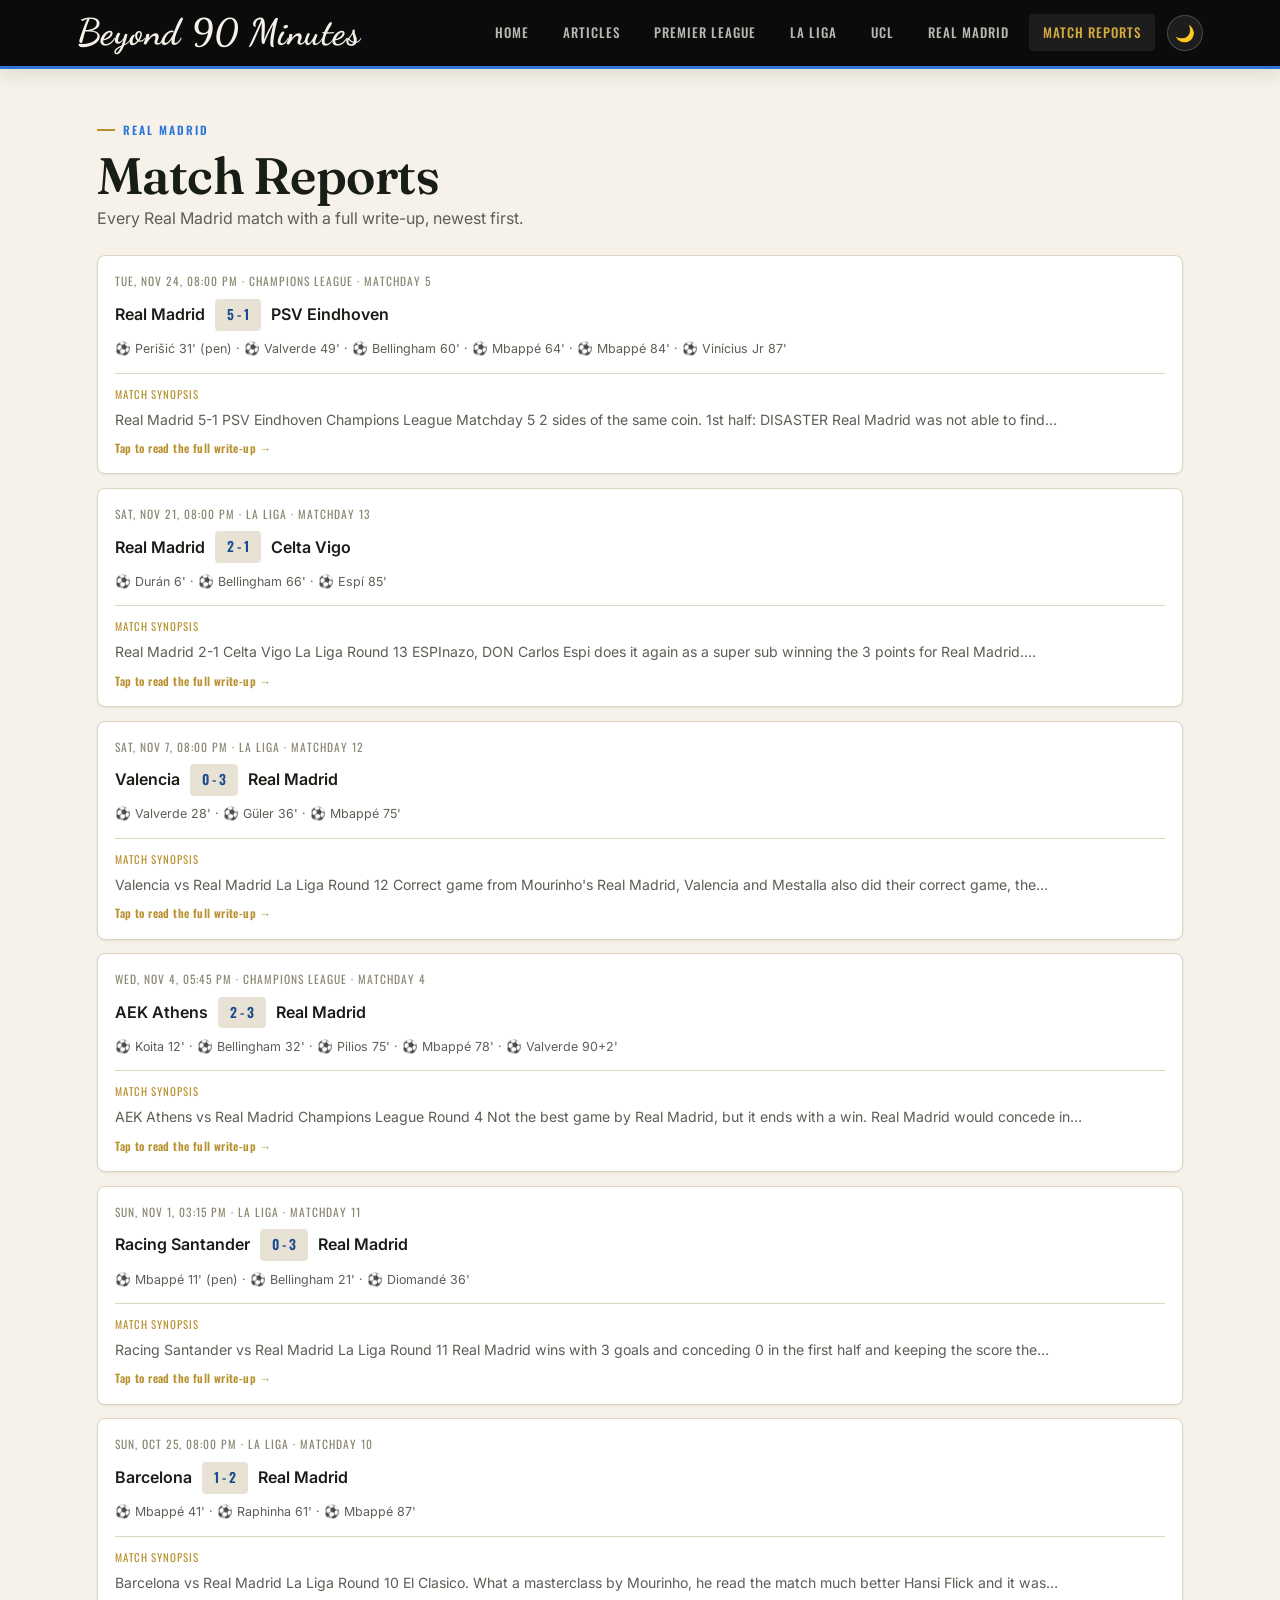
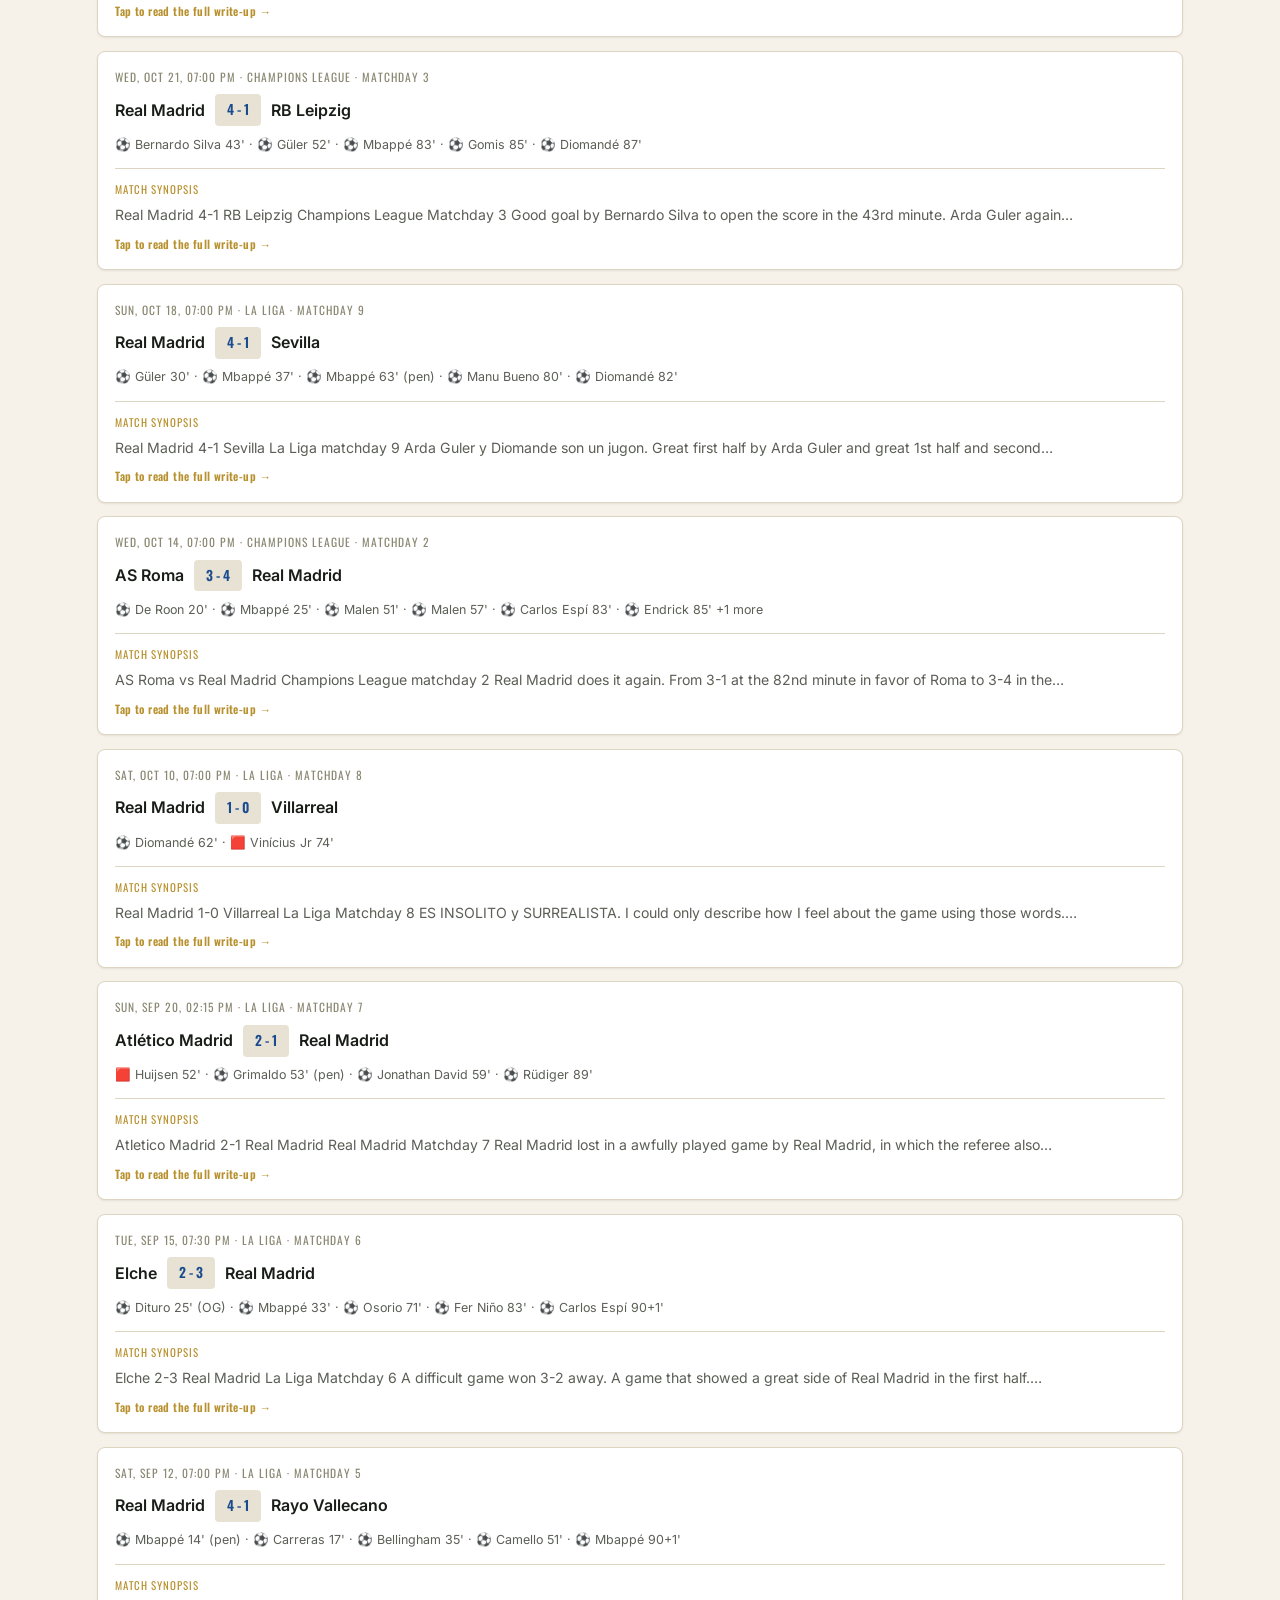
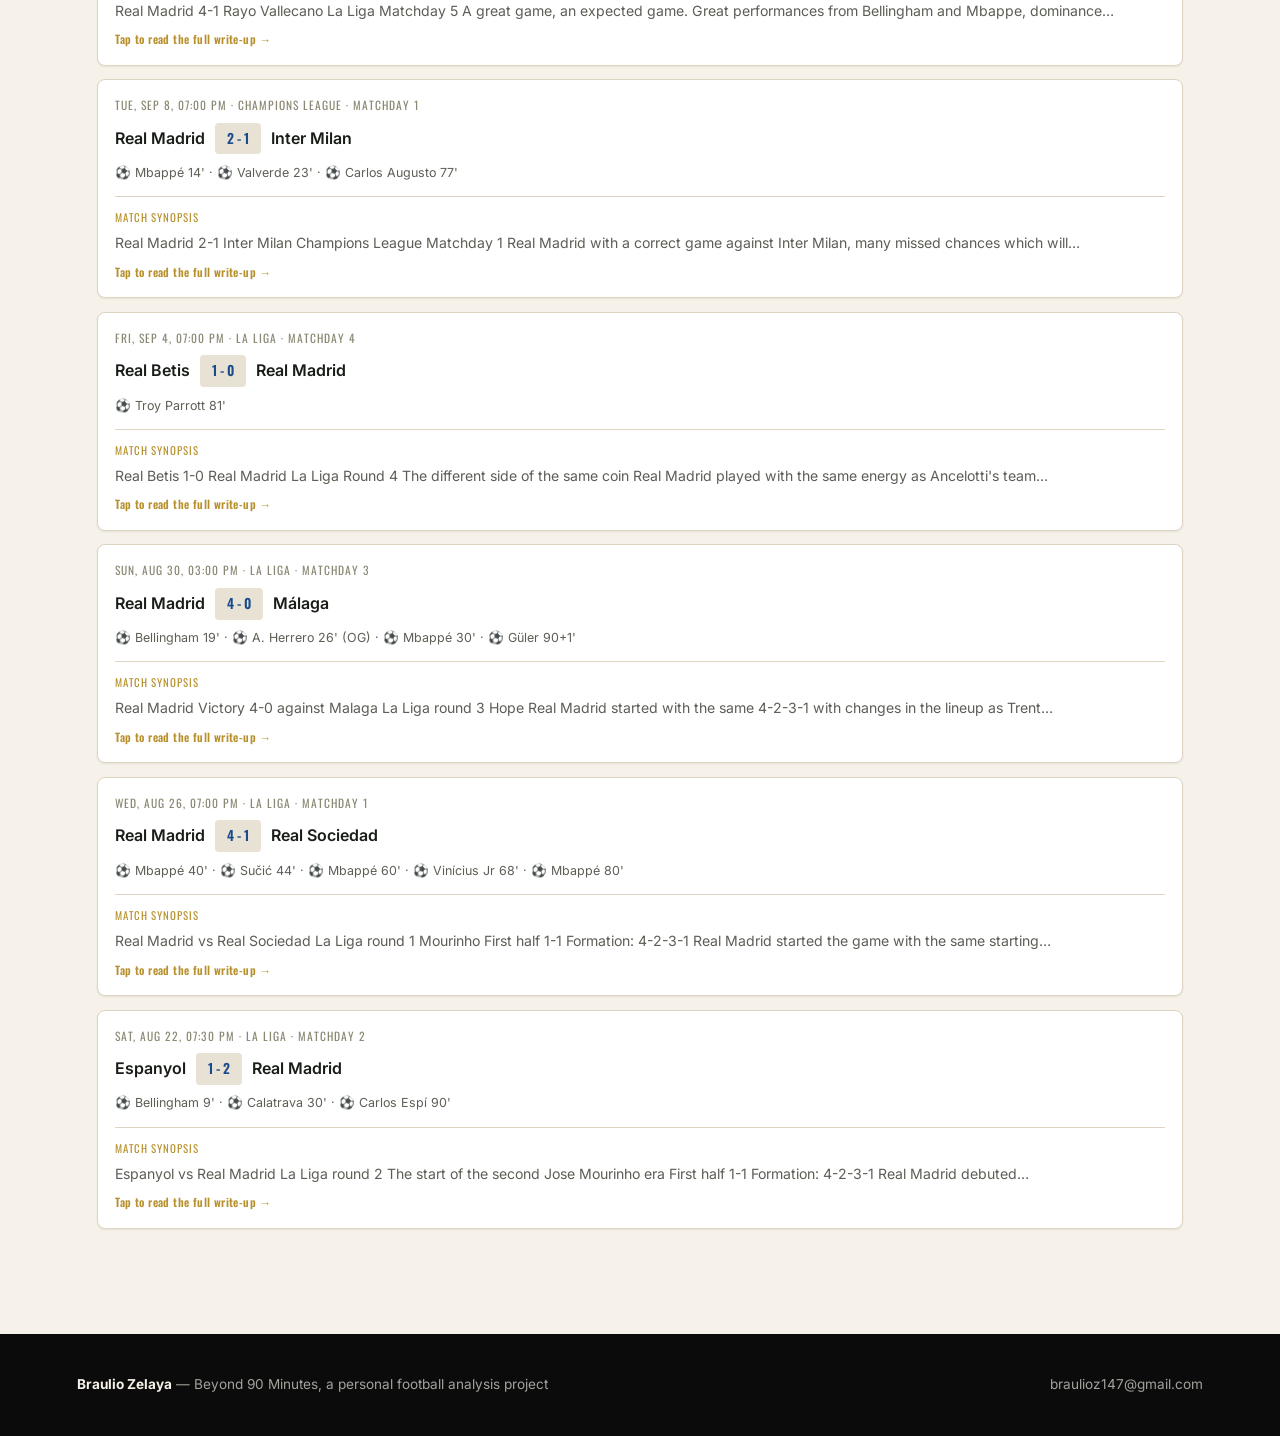
<file: match-reports.html>
<!DOCTYPE html>
<html lang="en">
<head>
    <meta charset="UTF-8">
    <meta name="viewport" content="width=device-width, initial-scale=1.0">
    <title>Match Reports | Beyond 90 Minutes</title>
    <meta name="description" content="Every Real Madrid match write-up, in one place.">
    <link rel="icon" type="image/svg+xml" href="favicon.svg">
    <link rel="stylesheet" href="style.css">
</head>
<body data-page="match-reports">
    <header class="top-header">
        <div class="logo-area">
            <a href="index.html">
                <div class="logo-placeholder">Beyond 90 Minutes</div>
            </a>
        </div>
        <div class="header-controls">
            <nav class="navigation" id="nav-menu">
                <a href="index.html">Home</a>
                <a href="articles.html">Articles</a>
                <a href="premier-league.html">Premier League</a>
                <a href="la-liga.html">La Liga</a>
                <a href="ucl.html">UCL</a>
                <a href="real-madrid.html">Real Madrid</a>
                <a href="match-reports.html" class="active">Match Reports</a>
            </nav>
            <button class="theme-toggle" id="theme-toggle" aria-label="Toggle dark mode">🌙</button>
            <button class="hamburger-toggle" id="menu-toggle" aria-label="Toggle Navigation">
                <span class="bar"></span>
                <span class="bar"></span>
                <span class="bar"></span>
            </button>
        </div>
    </header>

    <main class="main-content">
        <span class="section-label">Real Madrid</span>
        <h1>Match Reports</h1>
        <p style="max-width: 60ch;">Every Real Madrid match with a full write-up, newest first.</p>

        <div id="match-reports-list" style="margin-top: 1.5rem;">
            <div class="skeleton-wrapper"><div class="skeleton-card"></div></div>
        </div>
    </main>

    <!-- Global Match Detail Modal -->
    <div id="match-modal" class="modal-overlay">
        <div class="modal-body">
            <button class="modal-close" aria-label="Close">×</button>
            <div id="modal-details-content"></div>
        </div>
    </div>

    <footer>
        <div class="footer-inner">
            <span><strong>Braulio Zelaya</strong> — Beyond 90 Minutes, a personal football analysis project</span>
            <div class="footer-links">
                <a href="mailto:braulioz147@gmail.com">braulioz147@gmail.com</a>
            </div>
        </div>
    </footer>

    <script src="script.js"></script>
</body>
</html>
</file>
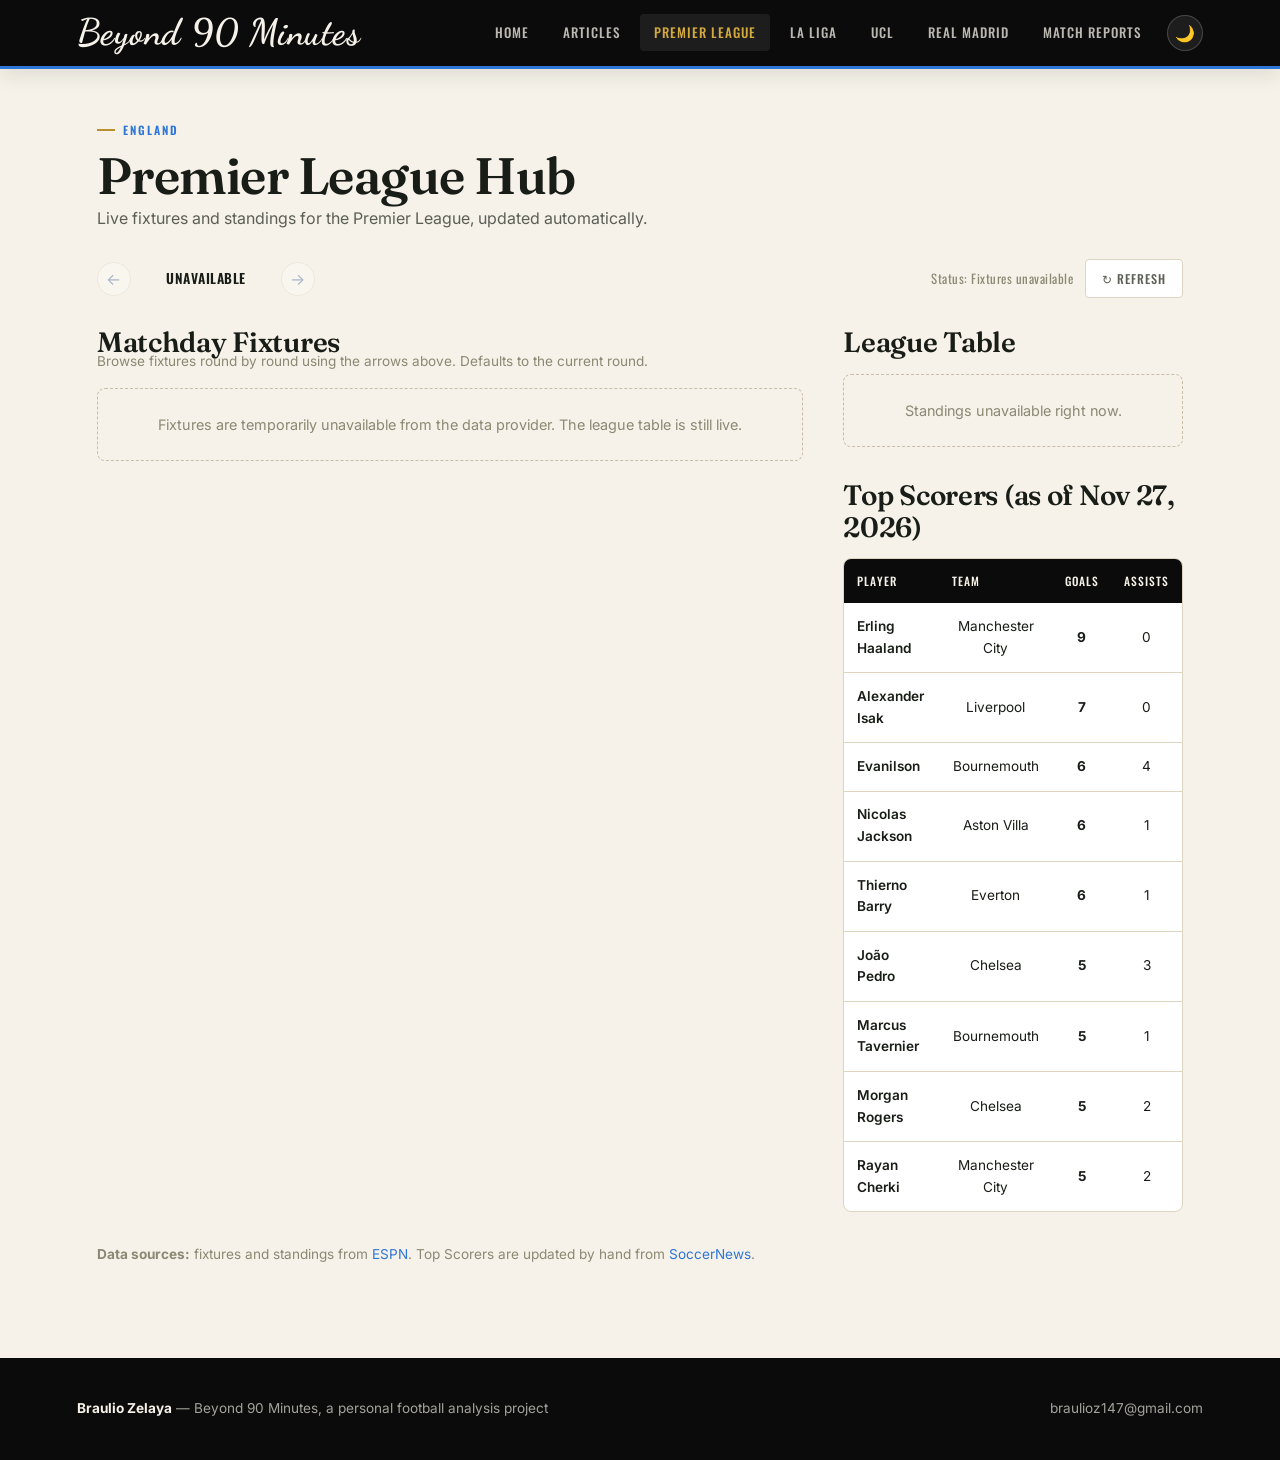
<file: premier-league.html>
<!DOCTYPE html>
<html lang="en">
<head>
    <meta charset="UTF-8">
    <meta name="viewport" content="width=device-width, initial-scale=1.0">
    <title>Premier League Hub | Beyond 90 Minutes</title>
    <link rel="icon" type="image/svg+xml" href="favicon.svg">
    <link rel="stylesheet" href="style.css">
</head>
<body data-page="premier-league">
    <header class="top-header">
        <div class="logo-area">
            <a href="index.html">
                <div class="logo-placeholder">Beyond 90 Minutes</div>
            </a>
        </div>
        <div class="header-controls">
            <nav class="navigation" id="nav-menu">
                <a href="index.html">Home</a>
                <a href="articles.html">Articles</a>
                <a href="premier-league.html" class="active">Premier League</a>
                <a href="la-liga.html">La Liga</a>
                <a href="ucl.html">UCL</a>
                <a href="real-madrid.html">Real Madrid</a>
                <a href="match-reports.html">Match Reports</a>
            </nav>
            <button class="theme-toggle" id="theme-toggle" aria-label="Toggle dark mode">🌙</button>
            <button class="hamburger-toggle" id="menu-toggle" aria-label="Toggle Navigation">
                <span class="bar"></span>
                <span class="bar"></span>
                <span class="bar"></span>
            </button>
        </div>
    </header>

    <main class="main-content">
        <span class="section-label">England</span>
        <h1>Premier League Hub</h1>
        <p style="max-width: 60ch;">Live fixtures and standings for the Premier League, updated automatically.</p>

        <section class="filter-controls">
            <div class="matchday-nav">
                <button id="pl-md-prev" class="md-arrow" aria-label="Previous matchday">←</button>
                <span id="pl-md-label" class="md-label">Loading…</span>
                <button id="pl-md-next" class="md-arrow" aria-label="Next matchday">→</button>
            </div>
            <div class="hub-refresh-group">
                <span id="pl-sync-status" style="font-family: var(--font-label); font-size: 0.8rem; letter-spacing: 0.5px; color: var(--text-muted);">Status: Loading…</span>
                <button id="pl-refresh-btn" class="rm-nav-btn">↻ Refresh</button>
            </div>
        </section>

        <div class="page-layout" style="padding: 0;">
            <section>
                <h2>Matchday Fixtures</h2>
                <p style="font-size: 0.85rem; color: var(--text-muted); margin-top: -0.5rem;">Browse fixtures round by round using the arrows above. Defaults to the current round.</p>
                <div id="pl-fixtures-container" style="margin-top: 15px;"></div>
            </section>

            <div>
                <section>
                    <h2>League Table</h2>
                    <div id="pl-standings-container" style="margin-top: 15px;"></div>
                </section>

                <section style="margin-top: 2rem;">
                    <h2 id="pl-scorers-heading">Top Scorers</h2>
                    <div id="pl-scorers-container" style="margin-top: 15px;"></div>
                </section>
            </div>
        </div>

        <p style="margin-top: 2rem; font-size: 0.85rem; color: var(--text-muted);">
            <strong>Data sources:</strong> fixtures and standings from
            <a href="https://www.espn.com/soccer/" target="_blank" rel="noopener">ESPN</a>. Top Scorers are
            updated by hand from <a href="https://www.soccernews.com/" target="_blank" rel="noopener">SoccerNews</a>.
        </p>
    </main>

    <!-- Global Match Detail Modal -->
    <div id="match-modal" class="modal-overlay">
        <div class="modal-body">
            <button class="modal-close" aria-label="Close">×</button>
            <div id="modal-details-content"></div>
        </div>
    </div>

    <footer>
        <div class="footer-inner">
            <span><strong>Braulio Zelaya</strong> — Beyond 90 Minutes, a personal football analysis project</span>
            <div class="footer-links">
                <a href="mailto:braulioz147@gmail.com">braulioz147@gmail.com</a>
            </div>
        </div>
    </footer>

    <script src="script.js"></script>
</body>
</html>
</file>
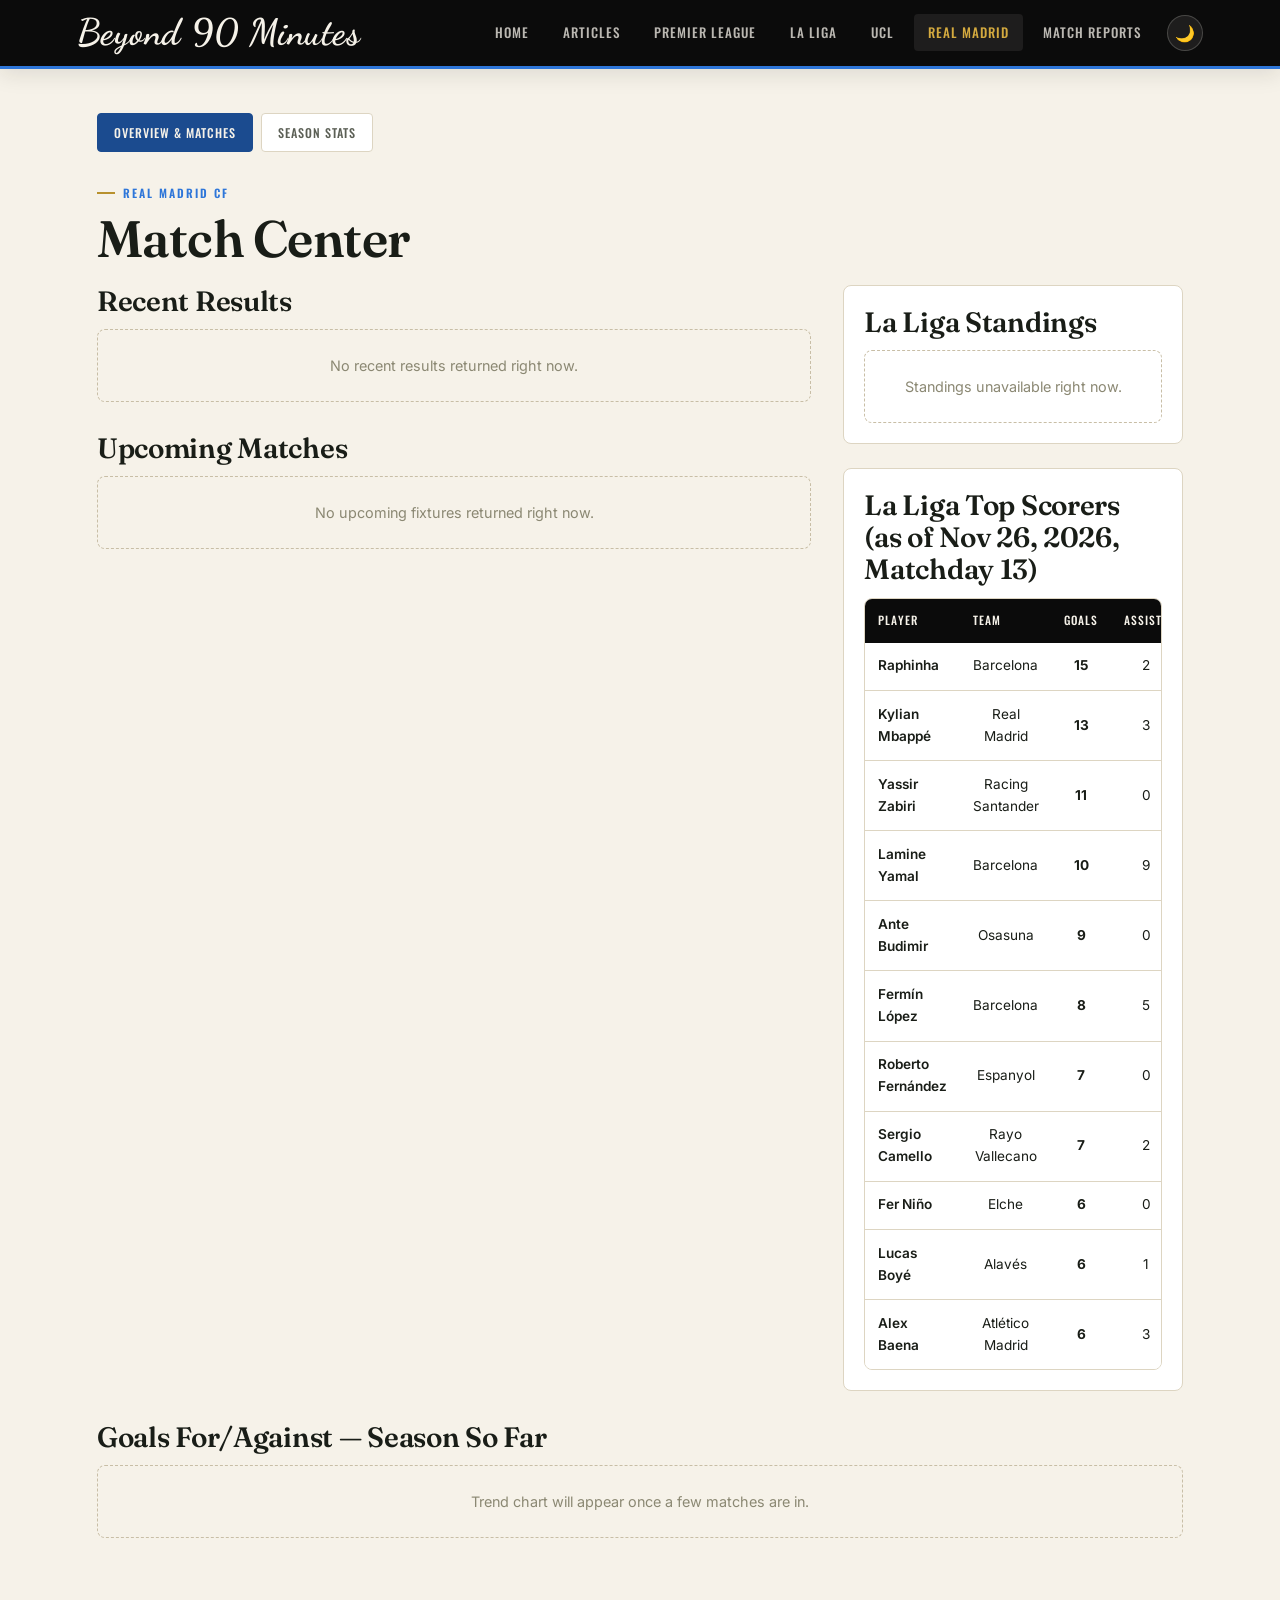
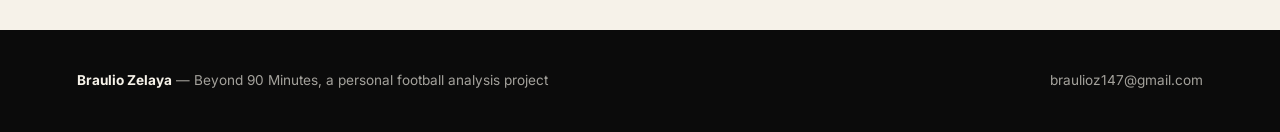
<file: real-madrid.html>
<!DOCTYPE html>
<html lang="en">
<head>
    <meta charset="UTF-8">
    <meta name="viewport" content="width=device-width, initial-scale=1.0">
    <title>Real Madrid Hub | Beyond 90 Minutes</title>
    <link rel="icon" type="image/svg+xml" href="favicon.svg">
    <link rel="stylesheet" href="style.css">
</head>
<body data-page="real-madrid">
    <header class="top-header">
        <div class="logo-area"><a href="index.html"><div class="logo-placeholder">Beyond 90 Minutes</div></a></div>
        <div class="header-controls">
            <nav class="navigation" id="nav-menu">
                <a href="index.html">Home</a>
                <a href="articles.html">Articles</a>
                <a href="premier-league.html">Premier League</a>
                <a href="la-liga.html">La Liga</a>
                <a href="ucl.html">UCL</a>
                <a href="real-madrid.html" class="active">Real Madrid</a>
                <a href="match-reports.html">Match Reports</a>
            </nav>
            <button class="theme-toggle" id="theme-toggle" aria-label="Toggle dark mode">🌙</button>
            <button class="hamburger-toggle" id="menu-toggle" aria-label="Toggle Navigation">
                <span class="bar"></span><span class="bar"></span><span class="bar"></span>
            </button>
        </div>
    </header>

    <div class="rm-layout">
        <nav class="rm-sub-nav">
            <button class="rm-nav-btn active" data-tab="overview">Overview &amp; Matches</button>
            <button class="rm-nav-btn" data-tab="stats">Season Stats</button>
        </nav>

        <main class="rm-main-content">
            <div id="rm-tab-overview" class="rm-tab-page active">
                <span class="section-label">Real Madrid CF</span>
                <h1>Match Center</h1>

                <div class="rm-dashboard-grid">
                    <div>
                        <section style="margin-bottom: 30px;">
                            <h2>Recent Results</h2>
                            <div id="rm-results-container" style="margin-top: 12px;"></div>
                        </section>
                        <section>
                            <h2 id="rm-fixtures-heading">Upcoming Matches</h2>
                            <div id="rm-fixtures-container" style="margin-top: 12px;"></div>
                        </section>
                    </div>
                    <div>
                        <div class="compact-section">
                            <h2>La Liga Standings</h2>
                            <div id="rm-standings-container" style="margin-top: 12px;"></div>
                        </div>
                        <div class="compact-section" style="margin-top: 1.5rem;">
                            <h2 id="rm-scorers-heading">La Liga Top Scorers</h2>
                            <div id="rm-scorers-container" style="margin-top: 12px;"></div>
                        </div>
                    </div>
                </div>

                <section style="margin-top: 30px;">
                    <h2>Goals For/Against — Season So Far</h2>
                    <div id="rm-goals-trend-container" style="margin-top: 12px;"></div>
                </section>
            </div>

            <div id="rm-tab-stats" class="rm-tab-page">
                <span class="section-label">Data Hub</span>
                <h1>Squad Performance Leaderboard</h1>
                <p id="rm-stats-intro" style="max-width: 60ch;"></p>
                <div id="rm-squad-stats-container" style="margin-top: 20px;"></div>
            </div>
        </main>
    </div>

    <!-- Global Match Detail Modal -->
    <div id="match-modal" class="modal-overlay">
        <div class="modal-body">
            <button class="modal-close" aria-label="Close">×</button>
            <div id="modal-details-content"></div>
        </div>
    </div>

    <footer>
        <div class="footer-inner">
            <span><strong>Braulio Zelaya</strong> — Beyond 90 Minutes, a personal football analysis project</span>
            <div class="footer-links">
                <a href="mailto:braulioz147@gmail.com">braulioz147@gmail.com</a>
            </div>
        </div>
    </footer>

    <script src="script.js"></script>
</body>
</html>
</file>
<file: style.css>
/* ==========================================================================
   BEYOND THE 90 — DESIGN SYSTEM
   A personal football-analysis hub. Aesthetic: matchday programme meets
   tactics board — warm paper, deep pitch green, a scoreboard-style
   condensed face for numbers, and a serif for editorial headlines.
   ========================================================================== */

@import url('https://fonts.googleapis.com/css2?family=Fraunces:ital,opsz,wght@0,9..144,400;0,9..144,600;0,9..144,700;1,9..144,500&family=Oswald:wght@400;500;600;700&family=Inter:ital,wght@0,400;0,500;0,600;1,400&family=Dancing+Script:wght@600;700&display=swap');

/* --------------------------------------------------------------------------
   1. DESIGN TOKENS
   -------------------------------------------------------------------------- */
:root {
    /* Core palette */
    --paper: #F6F2E9;
    --paper-raised: #FFFFFF;
    --ink: #191D17;
    --ink-soft: #3A4038;

    /* Brand blue — this is the site's main accent color (nav, links,
       buttons, highlights). Kept the variable names --pitch/-bright/
       -line/-deep so nothing else in this file has to change. */
    --pitch: #1B4B8F;
    --pitch-bright: #2E76D9;
    --pitch-deep: #0B2340;
    --pitch-line: rgba(246, 242, 233, 0.75);

    /* True turf green — used ONLY for the literal grass tactical-pitch
       diagram on the Real Madrid lineup tab, so it still looks like a
       real field. Nothing else should reference this. */
    --turf: #14432A;

    /* Fixed dark surface + fixed on-dark text — intentionally does NOT
       flip with dark mode, used for the header, footer, hero, tables,
       and pitch, which should stay a dark "under the lights" tone in
       both themes. Neutral near-black (R=G=B) — no color cast. */
    --surface-dark: #0B0B0B;
    --on-dark: #F6F2E9;

    --gold: #B8912E;
    --gold-bright: #D4AA3F;

    --line: #DDD5C2;
    --line-strong: #C8BEA6;

    --text-primary: var(--ink);
    --text-secondary: #5B5F55;
    --text-muted: #8B8873;
    --text-inverse: #F6F2E9;

    --status-success: #1E7A46;
    --status-warning: #B8792E;
    --status-danger: #B8402E;

    /* Legacy aliases kept so nothing referencing old tokens breaks */
    --dark-primary: var(--ink);
    --dark-surface: #22271F;
    --dark-border: #3A4038;
    --light-bg: var(--paper);
    --light-surface: var(--paper-raised);
    --light-border: var(--line);
    --brand-blue: var(--pitch);
    --brand-accent: var(--pitch-bright);
    --brand-accent-hover: var(--pitch);
    --brand-light: #E7E2D3;
    --silver: var(--line);
    --pitch-bg: var(--turf);
    --pitch-shadow: rgba(0, 0, 0, 0.35);

    /* Type */
    --font-display: 'Fraunces', Georgia, serif;
    --font-label: 'Oswald', 'Arial Narrow', sans-serif;
    --font-body: 'Inter', system-ui, -apple-system, sans-serif;
    --font-script: 'Dancing Script', cursive;

    /* Layout */
    --max-width-site: 1240px;
    --max-width-article: 720px;
    --border-radius-sm: 4px;
    --border-radius-md: 8px;
    --border-radius-lg: 14px;
    --border-radius-full: 9999px;

    --transition-fast: 0.15s ease-in-out;
    --transition-normal: 0.25s cubic-bezier(0.2, 0.7, 0.3, 1);
    --shadow-sm: 0 1px 2px rgba(25, 29, 23, 0.08);
    --shadow-md: 0 6px 20px rgba(25, 29, 23, 0.10);
    --shadow-lg: 0 16px 40px rgba(25, 29, 23, 0.16);
}

/* Dark theme override — toggled via body.dark-theme. Neutral near-black
   surfaces throughout (no green/olive cast) — matches --surface-dark
   above so the header blends straight into the page background. */
body.dark-theme {
    --paper: #0B0B0B;
    --paper-raised: #1A1A1A;
    --ink: #F1EEE2;
    --ink-soft: #C9C5B4;
    --text-primary: #F1EEE2;
    --text-secondary: #B4B09C;
    --text-muted: #837F6C;
    --line: #2A2A2A;
    --line-strong: #3D3D3D;
    --brand-light: #1F1F1F;
    --pitch-bright: #5B9BEE;
    --pitch-line: rgba(241, 238, 226, 0.6);
    --shadow-sm: 0 1px 2px rgba(0, 0, 0, 0.4);
    --shadow-md: 0 6px 20px rgba(0, 0, 0, 0.45);
    --shadow-lg: 0 16px 40px rgba(0, 0, 0, 0.55);
}

/* --------------------------------------------------------------------------
   2. RESET & BASE
   -------------------------------------------------------------------------- */
*, *::before, *::after { box-sizing: border-box; margin: 0; padding: 0; }

html { font-size: 16px; scroll-behavior: smooth; -webkit-text-size-adjust: 100%; }

@media (prefers-reduced-motion: reduce) {
    html { scroll-behavior: auto; }
    *, *::before, *::after { animation-duration: 0.01ms !important; animation-iteration-count: 1 !important; transition-duration: 0.01ms !important; }
}

body {
    background-color: var(--paper);
    color: var(--text-primary);
    font-family: var(--font-body);
    line-height: 1.6;
    min-height: 100vh;
    display: flex;
    flex-direction: column;
    overflow-x: hidden;
    transition: background-color var(--transition-normal), color var(--transition-normal);
}

h1, h2, h3, h4 {
    font-family: var(--font-display);
    color: var(--text-primary);
    font-weight: 600;
    line-height: 1.15;
    letter-spacing: -0.01em;
}

h1 { font-size: clamp(2.1rem, 4vw, 3.2rem); font-weight: 600; }
h2 { font-size: clamp(1.4rem, 2.4vw, 1.75rem); }
h3 { font-size: 1.15rem; font-weight: 600; }

p { margin-bottom: 1rem; color: var(--text-secondary); }
p:last-child { margin-bottom: 0; }

a { color: var(--pitch-bright); text-decoration: none; transition: color var(--transition-fast); }
a:hover { color: var(--gold); }

img { max-width: 100%; display: block; }

button { font-family: var(--font-body); cursor: pointer; }

:focus-visible {
    outline: 2px solid var(--gold-bright);
    outline-offset: 2px;
    border-radius: var(--border-radius-sm);
}

.sr-only {
    position: absolute; width: 1px; height: 1px; padding: 0; margin: -1px;
    overflow: hidden; clip: rect(0, 0, 0, 0); white-space: nowrap; border: 0;
}

/* --------------------------------------------------------------------------
   3. NAVIGATION
   -------------------------------------------------------------------------- */
.top-header {
    background-color: var(--surface-dark);
    color: var(--text-inverse);
    display: flex;
    align-items: center;
    justify-content: space-between;
    flex-wrap: wrap;
    padding: 0.9rem 6%;
    border-bottom: 3px solid var(--pitch-bright);
    position: sticky;
    top: 0;
    z-index: 1000;
    box-shadow: var(--shadow-md);
    gap: 1rem;
}

.logo-area a { display: flex; align-items: center; gap: 0.6rem; }

.logo-placeholder {
    font-family: var(--font-script);
    font-weight: 700;
    font-size: 2.3rem;
    letter-spacing: 0.5px;
    color: var(--text-inverse);
    white-space: nowrap;
    line-height: 1;
}

.header-controls { display: flex; align-items: center; gap: 12px; }

.navigation { display: flex; gap: 6px; align-items: center; }

.navigation a {
    color: rgba(246, 242, 233, 0.75);
    font-family: var(--font-label);
    font-size: 0.82rem;
    font-weight: 500;
    text-transform: uppercase;
    letter-spacing: 1px;
    padding: 8px 14px;
    border-radius: var(--border-radius-sm);
    transition: color var(--transition-fast), background-color var(--transition-fast);
}

.navigation a:hover, .navigation a.active {
    color: var(--gold-bright);
    background-color: rgba(246, 242, 233, 0.08);
}

.theme-toggle {
    background: rgba(246, 242, 233, 0.08);
    border: 1px solid rgba(246, 242, 233, 0.2);
    color: var(--text-inverse);
    width: 36px;
    height: 36px;
    border-radius: var(--border-radius-full);
    display: flex;
    align-items: center;
    justify-content: center;
    font-size: 1rem;
    transition: background-color var(--transition-fast), transform var(--transition-fast);
}
.theme-toggle:hover { background: rgba(246, 242, 233, 0.18); transform: rotate(15deg); }

.hamburger-toggle {
    display: none;
    flex-direction: column;
    justify-content: space-between;
    width: 26px;
    height: 18px;
    background: transparent;
    border: none;
}

.hamburger-toggle .bar {
    height: 2px;
    width: 100%;
    background-color: var(--text-inverse);
    border-radius: 2px;
    transition: all var(--transition-normal);
}

/* --------------------------------------------------------------------------
   4. LAYOUT
   -------------------------------------------------------------------------- */
.main-content, .page-layout, .rm-layout {
    max-width: var(--max-width-site);
    width: 100%;
    margin: 0 auto;
    padding: 2.75rem 6%;
    flex: 1;
}

.page-layout { display: grid; grid-template-columns: 1fr 340px; gap: 2.5rem; }

.section-label, .latest-label, .article-header-tag {
    font-family: var(--font-label);
    font-size: 0.72rem;
    font-weight: 600;
    color: var(--pitch-bright);
    letter-spacing: 2px;
    text-transform: uppercase;
    display: inline-flex;
    align-items: center;
    gap: 8px;
    margin-bottom: 0.5rem;
}

.section-label::before, .article-header-tag::before {
    content: '';
    width: 18px;
    height: 2px;
    background: var(--gold);
    display: inline-block;
}

.touchline {
    border: 0;
    height: 4px;
    margin: 2.5rem 0;
    background: repeating-linear-gradient(
        90deg,
        var(--pitch-bright) 0, var(--pitch-bright) 24px,
        var(--gold) 24px, var(--gold) 26px,
        transparent 26px, transparent 50px
    );
    opacity: 0.5;
    border-radius: 2px;
}

/* --------------------------------------------------------------------------
   5. HOME / HERO
   -------------------------------------------------------------------------- */
.hero-cover {
    background: var(--surface-dark);
    color: var(--text-inverse);
    border-radius: var(--border-radius-lg);
    padding: 3.5rem 6%;
    position: relative;
    overflow: hidden;
    box-shadow: var(--shadow-lg);
}

/* The corner of a pitch, cropped by the card's own edge — like a broadcast
   graphic — rather than a generic glow. Lines sit flush against the card's
   right/bottom edge so the card itself reads as the touchline and goal line. */
.hero-cover::before {
    content: '';
    position: absolute;
    inset: 0;
    z-index: 0;
    pointer-events: none;
    background-image: url("data:image/svg+xml,%3Csvg xmlns='http://www.w3.org/2000/svg' viewBox='0 0 200 200'%3E%3Cpath d='M160 200 A40 40 0 0 0 200 160' stroke='rgba(246,242,233,0.3)' stroke-width='2' fill='none'/%3E%3C/svg%3E");
    background-repeat: no-repeat;
    background-position: bottom right;
    background-size: 280px 280px;
}

/* The site's own name, ghosted huge in the corner — the hero's one
   deliberate flourish, used nowhere else on the page. */
.hero-cover::after {
    content: '90';
    position: absolute;
    z-index: 0;
    right: -0.35rem;
    bottom: -1.6rem;
    font-family: var(--font-display);
    font-weight: 700;
    font-size: clamp(7rem, 16vw, 12rem);
    line-height: 1;
    color: var(--gold-bright);
    opacity: 0.1;
    pointer-events: none;
    user-select: none;
}

.hero-grid {
    position: relative;
    z-index: 1;
    display: grid;
    grid-template-columns: 1.3fr 1fr;
    gap: 3rem;
    align-items: center;
}

.hero-eyebrow {
    font-family: var(--font-label);
    font-size: 0.78rem;
    letter-spacing: 3px;
    text-transform: uppercase;
    color: var(--gold-bright);
    margin-bottom: 1rem;
    display: block;
}

.hero-cover h1 { color: var(--text-inverse); margin-bottom: 1rem; }
.hero-cover p { color: rgba(246, 242, 233, 0.78); font-size: 1.02rem; max-width: 46ch; }

.hero-meta {
    display: flex;
    gap: 1.5rem;
    margin-top: 1.5rem;
    font-family: var(--font-label);
    font-size: 0.78rem;
    letter-spacing: 0.5px;
    color: rgba(246, 242, 233, 0.6);
    flex-wrap: wrap;
}
.hero-meta strong { color: var(--text-inverse); font-weight: 500; }

.hero-scoreboard {
    background: rgba(246, 242, 233, 0.06);
    border: 1px solid rgba(246, 242, 233, 0.14);
    border-radius: var(--border-radius-md);
    padding: 1.4rem;
    backdrop-filter: blur(4px);
}
.hero-scoreboard h3 {
    color: var(--text-inverse);
    font-family: var(--font-label);
    font-size: 0.85rem;
    letter-spacing: 1px;
    text-transform: uppercase;
    font-weight: 500;
    margin-bottom: 0.9rem;
    padding-bottom: 0.7rem;
    border-bottom: 1px solid rgba(246, 242, 233, 0.15);
}

/* --------------------------------------------------------------------------
   6. BUTTONS
   -------------------------------------------------------------------------- */
.btn {
    display: inline-flex;
    align-items: center;
    gap: 8px;
    font-family: var(--font-label);
    font-size: 0.78rem;
    font-weight: 600;
    letter-spacing: 1px;
    text-transform: uppercase;
    padding: 11px 22px;
    border-radius: var(--border-radius-sm);
    border: 1px solid transparent;
    transition: transform var(--transition-fast), box-shadow var(--transition-fast), background-color var(--transition-fast);
}
.btn-primary { background: var(--gold); color: var(--surface-dark); }
.btn-primary:hover { background: var(--gold-bright); color: var(--surface-dark); transform: translateY(-2px); box-shadow: var(--shadow-md); }
.btn-outline { background: transparent; border-color: rgba(246, 242, 233, 0.35); color: var(--text-inverse); }
.btn-outline:hover { border-color: var(--gold-bright); color: var(--gold-bright); }

.rm-nav-btn {
    font-family: var(--font-label);
    font-size: 0.76rem;
    font-weight: 500;
    letter-spacing: 1px;
    text-transform: uppercase;
    padding: 9px 16px;
    background: var(--paper-raised);
    border: 1px solid var(--line);
    border-radius: var(--border-radius-sm);
    color: var(--text-secondary);
    transition: all var(--transition-fast);
}
.rm-nav-btn:hover { border-color: var(--pitch-bright); color: var(--pitch); }
.rm-nav-btn.active { background: var(--pitch); border-color: var(--pitch); color: var(--text-inverse); }

/* --------------------------------------------------------------------------
   7. QUICK-LINK / SECTION CARDS
   -------------------------------------------------------------------------- */
.quick-links {
    display: grid;
    grid-template-columns: repeat(auto-fit, minmax(210px, 1fr));
    gap: 1.25rem;
    margin-top: 2.5rem;
}

.quick-link-card {
    background: var(--paper-raised);
    border: 1px solid var(--line);
    border-radius: var(--border-radius-md);
    padding: 1.6rem;
    box-shadow: var(--shadow-sm);
    transition: transform var(--transition-fast), box-shadow var(--transition-fast), border-color var(--transition-fast);
    display: flex;
    flex-direction: column;
    gap: 0.5rem;
}
.quick-link-card:hover { transform: translateY(-4px); box-shadow: var(--shadow-md); border-color: var(--pitch-bright); }
.quick-link-card .qlc-kicker {
    font-family: var(--font-label);
    font-size: 0.7rem;
    letter-spacing: 1.5px;
    text-transform: uppercase;
    color: var(--gold);
}
.quick-link-card h3 { color: var(--text-primary); }
.quick-link-card span.arrow { font-family: var(--font-label); font-size: 0.8rem; color: var(--pitch-bright); margin-top: 0.4rem; }

/* --------------------------------------------------------------------------
   8. PLAYER-CARD SIGNATURE (About the Author)
   -------------------------------------------------------------------------- */
.about-section {
    margin-top: 3rem;
    display: grid;
    grid-template-columns: 300px 1fr;
    gap: 2.5rem;
    align-items: center;
}

.author-card {
    background: linear-gradient(160deg, var(--pitch) 0%, var(--pitch-deep) 100%);
    border-radius: var(--border-radius-lg);
    padding: 2rem 1.5rem;
    text-align: center;
    position: relative;
    box-shadow: var(--shadow-lg);
    overflow: hidden;
}
/* Same pitch-corner language as the hero, echoed at a smaller scale in the
   card's own top-right corner — a signature reused on purpose, not a
   decorative dot lattice. */
.author-card::before {
    content: '';
    position: absolute;
    inset: 0;
    pointer-events: none;
    background-image: url("data:image/svg+xml,%3Csvg xmlns='http://www.w3.org/2000/svg' viewBox='0 0 160 160'%3E%3Cline x1='0' y1='0' x2='160' y2='0' stroke='rgba(246,242,233,0.22)' stroke-width='1.5'/%3E%3Cline x1='0' y1='0' x2='0' y2='160' stroke='rgba(246,242,233,0.22)' stroke-width='1.5'/%3E%3Cpath d='M0 40 A40 40 0 0 1 40 0' stroke='rgba(246,242,233,0.3)' stroke-width='1.5' fill='none'/%3E%3C/svg%3E");
    background-repeat: no-repeat;
    background-position: top right;
    background-size: 130px 130px;
}
.author-card-number {
    font-family: var(--font-label);
    font-size: 4.2rem;
    font-weight: 700;
    color: var(--text-inverse);
    line-height: 1;
    position: relative;
}
.author-card-name {
    font-family: var(--font-display);
    font-size: 1.3rem;
    color: var(--text-inverse);
    margin: 0.6rem 0 0.2rem;
    position: relative;
}
.author-card-role {
    font-family: var(--font-label);
    font-size: 0.72rem;
    letter-spacing: 1.5px;
    text-transform: uppercase;
    color: var(--gold-bright);
    position: relative;
}

.about-text .section-label { margin-bottom: 0.75rem; }
.about-text p { font-size: 1rem; }
.about-links { display: flex; gap: 10px; margin-top: 1.25rem; flex-wrap: wrap; }
.about-links a {
    font-family: var(--font-label);
    font-size: 0.75rem;
    letter-spacing: 1px;
    text-transform: uppercase;
    border: 1px solid var(--line-strong);
    padding: 8px 14px;
    border-radius: var(--border-radius-full);
    color: var(--text-secondary);
    transition: all var(--transition-fast);
}
.about-links a:hover { border-color: var(--pitch-bright); color: var(--pitch-bright); }

.edit-me {
    background: rgba(212, 170, 63, 0.16);
    outline: 1px dashed var(--gold);
    outline-offset: 3px;
    border-radius: 3px;
}

/* --------------------------------------------------------------------------
   9. ARTICLES
   -------------------------------------------------------------------------- */
.filter-controls {
    margin: 1.75rem 0;
    display: flex;
    gap: 15px;
    flex-wrap: wrap;
    align-items: center;
    justify-content: space-between;
}

.search-input {
    padding: 11px 16px;
    background: var(--paper-raised);
    border: 1px solid var(--line);
    border-radius: var(--border-radius-sm);
    width: 100%;
    max-width: 380px;
    font-family: var(--font-body);
    font-size: 0.9rem;
    color: var(--text-primary);
}
.search-input::placeholder { color: var(--text-muted); }
.search-input:focus { border-color: var(--pitch-bright); outline: none; }

.category-filters { display: flex; gap: 8px; flex-wrap: wrap; }
.filter-groups { display: flex; gap: 15px; flex-wrap: wrap; }

.article-grid {
    display: grid;
    grid-template-columns: repeat(auto-fill, minmax(300px, 1fr));
    gap: 1.5rem;
    margin-top: 1.25rem;
}

.article-card {
    background: var(--paper-raised);
    border: 1px solid var(--line);
    border-radius: var(--border-radius-md);
    overflow: hidden;
    box-shadow: var(--shadow-sm);
    transition: transform var(--transition-fast), box-shadow var(--transition-fast);
    display: flex;
    flex-direction: column;
}
.article-card:hover { transform: translateY(-4px); box-shadow: var(--shadow-md); }

.card-image {
    height: 150px;
    position: relative;
    background: linear-gradient(135deg, var(--pitch) 0%, var(--pitch-deep) 100%);
    background-size: cover;
    background-position: center;
    display: flex;
    align-items: flex-end;
    padding: 12px 16px;
    font-family: var(--font-label);
    font-size: 0.72rem;
    letter-spacing: 1.5px;
    color: rgba(246, 242, 233, 0.85);
    text-transform: uppercase;
    overflow: hidden;
}
/* Dark scrim behind the label so it stays legible over a photo. Sits above
   the photo but below the touchline stripe (z-index 2). */
.card-image::after {
    content: '';
    position: absolute;
    left: 0; right: 0; bottom: 0;
    height: 75%;
    background: linear-gradient(to top, rgba(8, 14, 11, 0.8) 0%, rgba(8, 14, 11, 0) 100%);
    z-index: 1;
}
/* A touchline dash along the bottom edge — the same rule used for the
   section divider elsewhere on the site — instead of a faint full-bleed
   grid. One clean line reads as a deliberate accent, not decoration. */
.card-image::before {
    content: '';
    position: absolute;
    left: 0; right: 0; bottom: 0;
    height: 3px;
    background: repeating-linear-gradient(
        90deg,
        var(--pitch-bright) 0, var(--pitch-bright) 14px,
        var(--gold) 14px, var(--gold) 16px,
        transparent 16px, transparent 30px
    );
    opacity: 0.8;
    z-index: 2;
}
.card-image span { position: relative; z-index: 2; }

.card-content { padding: 1.25rem 1.4rem 1.5rem; display: flex; flex-direction: column; gap: 0.4rem; flex: 1; }
.card-content h3 { font-size: 1.05rem; }
.card-content p { font-size: 0.88rem; margin-bottom: 0; }

/* Article reading page */
.article-body { max-width: var(--max-width-article); }
.article-body > .article-header-tag { display: inline-flex; }
.article-body h1 { margin-top: 0.6rem; }
.article-byline {
    font-family: var(--font-label);
    font-size: 0.78rem;
    letter-spacing: 0.5px;
    color: var(--text-muted);
    margin: 0.75rem 0 1.5rem;
}
.article-cover {
    width: 100%;
    height: 260px;
    border-radius: var(--border-radius-md);
    margin: 1.5rem 0;
    background: linear-gradient(135deg, var(--pitch) 0%, var(--pitch-deep) 60%, var(--gold) 220%);
    background-size: cover;
    background-position: center;
    position: relative;
    overflow: hidden;
}
.article-cover::before {
    content: '';
    position: absolute;
    left: 0; right: 0; bottom: 0;
    height: 4px;
    background: repeating-linear-gradient(
        90deg,
        var(--pitch-bright) 0, var(--pitch-bright) 16px,
        var(--gold) 16px, var(--gold) 19px,
        transparent 19px, transparent 36px
    );
    opacity: 0.75;
}
.article-body p { font-size: 1.02rem; color: var(--text-secondary); }
.article-body p.lede::first-letter {
    font-family: var(--font-display);
    font-size: 3.2rem;
    font-weight: 600;
    float: left;
    line-height: 0.8;
    padding: 6px 8px 0 0;
    color: var(--pitch-bright);
}
.pull-quote {
    border-left: 3px solid var(--gold);
    padding: 0.25rem 0 0.25rem 1.4rem;
    margin: 2rem 0;
    font-family: var(--font-display);
    font-style: italic;
    font-size: 1.25rem;
    color: var(--text-primary);
}
/* In-article photo — for articles that embed more than one image inside
   the body copy (not just the top .article-cover). A plain <figure> so it
   drops into a paragraph flow anywhere in .article-body. */
.article-inline-photo { margin: 2rem 0; }
.article-inline-photo img {
    display: block;
    width: 100%;
    height: 320px;
    object-fit: cover;
    border-radius: var(--border-radius-md);
    box-shadow: var(--shadow-sm);
}
.article-inline-photo figcaption {
    font-family: var(--font-label);
    font-size: 0.72rem;
    letter-spacing: 0.5px;
    color: var(--text-muted);
    margin-top: 0.6rem;
}

/* In-article data table (e.g. the World Cup all-time standings) — same
   figure/figcaption pattern as .article-inline-photo above, but wrapping
   a .table-wrapper instead of an image. */
.article-data-figure { margin: 2rem 0; }
.article-data-figure .section-label { margin-bottom: 0.75rem; }
.article-data-figure figcaption {
    font-family: var(--font-label);
    font-size: 0.72rem;
    letter-spacing: 0.5px;
    color: var(--text-muted);
    margin-top: 0.7rem;
}
.article-data-figure figcaption a {
    color: var(--text-muted);
    border-bottom: 1px dotted var(--line-strong);
}
.article-data-figure figcaption a:hover { color: var(--gold); border-bottom-color: var(--gold); }
.back-link {
    display: inline-flex;
    align-items: center;
    gap: 6px;
    font-family: var(--font-label);
    font-size: 0.78rem;
    letter-spacing: 1px;
    text-transform: uppercase;
    margin-bottom: 1.5rem;
}

.article-sources {
    margin-top: 3rem;
    padding-top: 1.5rem;
    border-top: 1px solid var(--line);
}
.article-sources ul {
    list-style: none;
    margin: 0.75rem 0 0;
    display: flex;
    flex-direction: column;
    gap: 0.5rem;
}
.article-sources a {
    font-size: 0.85rem;
    color: var(--text-secondary);
    text-decoration: none;
    border-bottom: 1px dotted var(--line-strong);
}
.article-sources a:hover { color: var(--gold); border-bottom-color: var(--gold); }

/* Article reading page — right rail. Uses the same .page-layout grid as
   the league hub pages (1fr / 340px) so the empty space that used to sit
   to the right of a narrow article column is replaced with something
   useful instead — an "about the author" card plus links to the site's
   other articles and hubs, which also gives a college-admissions reader
   an easy way to see more of the work instead of dead-ending. */
.article-page-layout { align-items: start; }
.article-sidebar {
    display: flex;
    flex-direction: column;
    gap: 1.5rem;
    position: sticky;
    top: 96px; /* clears the sticky header (~70px) plus breathing room */
}
.sidebar-card {
    background: var(--paper-raised);
    border: 1px solid var(--line);
    border-radius: var(--border-radius-md);
    padding: 1.4rem;
    box-shadow: var(--shadow-sm);
}
.sidebar-author { display: flex; align-items: center; gap: 12px; margin: 0.75rem 0 1rem; }
.sidebar-author-badge {
    width: 42px; height: 42px; flex-shrink: 0;
    display: flex; align-items: center; justify-content: center;
    background: linear-gradient(160deg, var(--pitch) 0%, var(--pitch-deep) 100%);
    color: var(--text-inverse);
    font-family: var(--font-label);
    font-weight: 700;
    font-size: 1.1rem;
    border-radius: var(--border-radius-full);
}
.sidebar-author-name { font-family: var(--font-display); font-weight: 600; font-size: 1rem; color: var(--text-primary); }
.sidebar-author-role { font-family: var(--font-label); font-size: 0.7rem; letter-spacing: 1px; text-transform: uppercase; color: var(--text-muted); margin-top: 2px; }
.sidebar-link { display: inline-block; font-family: var(--font-label); font-size: 0.75rem; letter-spacing: 0.5px; font-weight: 600; color: var(--pitch-bright); }
.sidebar-link:hover { color: var(--gold); }
.sidebar-article-list { list-style: none; display: flex; flex-direction: column; gap: 0.7rem; margin: 0.75rem 0 1rem; }
.sidebar-article-list a { font-size: 0.88rem; color: var(--text-secondary); line-height: 1.4; display: block; }
.sidebar-article-list a:hover { color: var(--pitch-bright); }

/* --------------------------------------------------------------------------
   10. STANDINGS & DATA TABLES
   -------------------------------------------------------------------------- */
.table-wrapper {
    width: 100%;
    overflow-x: auto;
    border-radius: var(--border-radius-md);
    border: 1px solid var(--line);
    background-color: var(--paper-raised);
}

.standings-table { width: 100%; border-collapse: collapse; font-size: 0.85rem; text-align: center; }
.standings-table th {
    background-color: var(--surface-dark);
    color: var(--text-inverse);
    padding: 0.8rem;
    font-family: var(--font-label);
    font-size: 0.72rem;
    letter-spacing: 1px;
    text-transform: uppercase;
    font-weight: 500;
}
.standings-table td { padding: 0.8rem; border-bottom: 1px solid var(--line); color: var(--text-primary); }
.standings-table tbody tr:last-child td { border-bottom: none; }
.standings-table tbody tr:hover { background: var(--brand-light); }
.standings-table .team-cell { text-align: left; font-weight: 600; }
.standings-table tbody tr.highlight-row td { background: rgba(184, 145, 46, 0.12); }

.status-pill {
    font-family: var(--font-label);
    font-size: 0.72rem;
    letter-spacing: 0.5px;
    color: var(--pitch-bright);
    display: inline-flex;
    align-items: center;
    gap: 6px;
}
.status-pill::before {
    content: '';
    width: 7px; height: 7px; border-radius: 50%;
    background: var(--pitch-bright);
    box-shadow: 0 0 0 3px rgba(46, 118, 217, 0.2);
}

/* --------------------------------------------------------------------------
   10b. STAT CHARTS (Real Madrid hub — squad goals/assists bar chart,
   season goals-for/against trend line). Plain SVG built in script.js
   (buildSquadStatsChartSvg / buildGoalsTrendSvg) so there's no chart
   library dependency — colors are CSS custom properties via inline
   `style="fill:var(...)"` / stroke on the SVG elements, so both charts
   follow the light/dark theme toggle automatically.
   -------------------------------------------------------------------------- */
.stat-chart-wrapper {
    background: var(--paper-raised);
    border: 1px solid var(--line);
    border-radius: var(--border-radius-md);
    padding: 1.25rem 1.4rem 1rem;
    margin-bottom: 1.5rem;
    box-shadow: var(--shadow-sm);
}
.chart-legend {
    display: flex;
    gap: 18px;
    margin-bottom: 0.85rem;
    font-family: var(--font-label);
    font-size: 0.72rem;
    letter-spacing: 0.5px;
    text-transform: uppercase;
    color: var(--text-muted);
}
.legend-item { display: flex; align-items: center; gap: 6px; }
.legend-swatch { width: 10px; height: 10px; border-radius: 2px; display: inline-block; }
.legend-swatch--goals { background: var(--gold); }
.legend-swatch--assists { background: var(--pitch-bright); }
.legend-swatch--gf { background: var(--gold); }
.legend-swatch--ga { background: var(--status-danger); }

.stat-bar-chart, .stat-trend-chart { width: 100%; height: auto; display: block; overflow: visible; }

.chart-player-label { font-family: var(--font-body); font-size: 13px; fill: var(--text-primary); }
.chart-value-label { font-family: var(--font-label); font-size: 11px; fill: var(--text-secondary); }
.chart-bar-goals { fill: var(--gold); }
.chart-bar-assists { fill: var(--pitch-bright); }

.chart-gridline { stroke: var(--line); stroke-width: 1; }
.chart-axis-label { font-family: var(--font-label); font-size: 10px; fill: var(--text-muted); }
.chart-axis-label--x { font-size: 9.5px; }
.chart-line { stroke-width: 2.5; }
.chart-line--gf { stroke: var(--gold); }
.chart-line--ga { stroke: var(--status-danger); }
.chart-dot--gf { fill: var(--gold); }
.chart-dot--ga { fill: var(--status-danger); }

/* --------------------------------------------------------------------------
   11. MATCH CARDS
   -------------------------------------------------------------------------- */
.match-card {
    background: var(--paper-raised);
    border: 1px solid var(--line);
    border-radius: var(--border-radius-md);
    padding: 1rem 1.1rem;
    cursor: pointer;
    margin-bottom: 0.85rem;
    box-shadow: var(--shadow-sm);
    transition: transform var(--transition-fast), box-shadow var(--transition-fast), border-color var(--transition-fast);
}
.match-card:hover { transform: translateY(-2px); box-shadow: var(--shadow-md); border-color: var(--pitch-bright); }
.match-card:focus-visible { transform: translateY(-2px); }

.match-time {
    font-family: var(--font-label);
    font-size: 0.72rem;
    letter-spacing: 1px;
    text-transform: uppercase;
    color: var(--text-muted);
}

/* The score pill sits INSIDE the title, between the two team names, so the
   result reads at a glance: "Real Madrid [ 4 - 1 ] Rayo Vallecano". */
.match-teams { display: flex; align-items: center; justify-content: flex-start; margin-top: 0.5rem; gap: 12px; }
.match-teams .teams-name {
    font-weight: 600;
    color: var(--text-primary);
    display: inline-flex;
    align-items: center;
    flex-wrap: wrap;
    gap: 6px 10px;
}
.match-score {
    font-family: var(--font-label);
    font-weight: 600;
    font-size: 0.85rem;
    color: var(--pitch);
    background: var(--brand-light);
    padding: 5px 12px;
    border-radius: var(--border-radius-sm);
    white-space: nowrap;
}
/* Dark mode: the deep-blue score text vanished against the dark pill, and it now sits
   right next to the title, so give it the lighter blue. */
body.dark-theme .match-score { color: var(--pitch-bright); }

.empty-state {
    padding: 1.5rem;
    text-align: center;
    color: var(--text-muted);
    font-size: 0.9rem;
    border: 1px dashed var(--line-strong);
    border-radius: var(--border-radius-md);
}

/* --------------------------------------------------------------------------
   12. STARTING XI PITCH — renders inside a match's synopsis popup (see
   buildLineupHtml() in script.js / RM_MATCH_LINEUPS), sized for the modal
   rather than a fixed page section. "Bubble" player markers: a round photo
   (RM_PLAYER_PHOTOS) with a number badge, or just a number if no photo's
   been added yet, plus a name pill underneath.
   -------------------------------------------------------------------------- */
.lineup-block { margin: 0.9rem 0 1.1rem; }
.pitch-container { width: 100%; max-width: 100%; margin: 0.6rem 0 0; }

.pitch {
    position: relative;
    width: 100%;
    height: 440px;
    background: linear-gradient(180deg, var(--turf) 0%, #103821 50%, var(--turf) 100%);
    border: 4px solid var(--paper-raised);
    border-radius: var(--border-radius-md);
    overflow: hidden;
    box-shadow: var(--shadow-lg);
}

.pitch-line { position: absolute; background: var(--pitch-line); }
.pitch-line.center-line { top: 50%; left: 0; width: 100%; height: 1px; }
.pitch-circle {
    position: absolute; top: 50%; left: 50%;
    width: 80px; height: 80px;
    border: 1px solid var(--pitch-line);
    border-radius: 50%;
    transform: translate(-50%, -50%);
}

.player-card {
    position: absolute;
    transform: translate(-50%, -50%);
    display: flex;
    flex-direction: column;
    align-items: center;
    gap: 4px;
    transition: transform var(--transition-fast);
}
.player-card:hover { transform: translate(-50%, -50%) scale(1.08); z-index: 5; }

.player-avatar {
    position: relative;
    width: 44px; height: 44px;
    flex-shrink: 0;
    border-radius: 50%;
    background-color: var(--surface-dark);
    background-size: cover;
    background-position: center;
    border: 2px solid var(--gold);
    box-shadow: var(--shadow-md);
}
.player-avatar--no-photo { display: flex; align-items: center; justify-content: center; }
.player-avatar--no-photo .avatar-fallback-num {
    font-family: var(--font-label);
    font-size: 1.05rem;
    font-weight: 700;
    color: var(--gold);
}
.player-avatar .avatar-num {
    position: absolute;
    bottom: -3px; right: -5px;
    width: 18px; height: 18px;
    border-radius: 50%;
    background: var(--gold);
    color: var(--surface-dark);
    font-family: var(--font-label);
    font-size: 0.6rem;
    font-weight: 700;
    display: flex; align-items: center; justify-content: center;
    border: 2px solid var(--surface-dark);
}

.player-card .player-name {
    background-color: var(--surface-dark);
    border: 1px solid var(--gold);
    border-radius: var(--border-radius-full);
    padding: 2px 10px;
    color: var(--text-inverse);
    font-family: var(--font-label);
    font-size: 0.7rem;
    letter-spacing: 0.3px;
    white-space: nowrap;
}

.pos-gk  { top: 92%; left: 50%; }
.pos-lb  { top: 75%; left: 15%; }
.pos-lcb { top: 78%; left: 38%; }
.pos-rcb { top: 78%; left: 62%; }
.pos-rb  { top: 75%; left: 85%; }
.pos-ldm { top: 55%; left: 30%; }
.pos-rdm { top: 55%; left: 70%; }
.pos-lw  { top: 28%; left: 12%; }
.pos-cam { top: 33%; left: 50%; }
.pos-rw  { top: 28%; left: 88%; }
.pos-st  { top: 10%; left: 50%; }

.lineup-bench { margin-top: 0.9rem; }
.bench-list {
    list-style: none;
    display: flex;
    flex-wrap: wrap;
    gap: 6px 16px;
    margin-top: 0.45rem;
}
.bench-list li { font-size: 0.82rem; color: var(--text-secondary); }
.bench-num {
    font-family: var(--font-label);
    color: var(--gold);
    font-weight: 600;
    margin-right: 4px;
}

/* --------------------------------------------------------------------------
   12b. MATCH EVENT TIMELINE — goal/card list, ESPN-sourced, used in the
   match detail modal site-wide (not Real Madrid-specific).
   -------------------------------------------------------------------------- */
.match-report-timeline {
    list-style: none;
    margin: 1rem 0 1.5rem;
    display: flex;
    flex-direction: column;
    gap: 0.5rem;
}
.match-report-timeline li {
    font-size: 0.88rem;
    color: var(--text-secondary);
    padding-bottom: 0.5rem;
    border-bottom: 1px dashed var(--line);
}
.match-report-timeline li:last-child { border-bottom: none; padding-bottom: 0; }
.match-report-timeline strong {
    font-family: var(--font-label);
    color: var(--text-primary);
    margin-right: 0.35rem;
}

/* --------------------------------------------------------------------------
   13. TABS (Real Madrid hub)
   -------------------------------------------------------------------------- */
.rm-sub-nav { display: flex; gap: 8px; flex-wrap: wrap; margin-bottom: 1.5rem; }
.rm-tab-page { display: none; animation: fadeIn 0.3s ease; }
.rm-tab-page.active { display: block; }
@keyframes fadeIn { from { opacity: 0; transform: translateY(6px); } to { opacity: 1; transform: translateY(0); } }

.rm-dashboard-grid { display: grid; grid-template-columns: 1fr 340px; gap: 2rem; margin-top: 1rem; }
.compact-section { background: var(--paper-raised); border: 1px solid var(--line); border-radius: var(--border-radius-md); padding: 1.25rem; }

/* --------------------------------------------------------------------------
   14. SKELETONS, MODAL
   -------------------------------------------------------------------------- */
.skeleton-wrapper { display: flex; flex-direction: column; gap: 12px; }
.skeleton-card {
    height: 64px;
    background: linear-gradient(90deg, var(--line) 25%, var(--paper) 50%, var(--line) 75%);
    background-size: 200% 100%;
    animation: shimmer 1.5s infinite;
    border-radius: var(--border-radius-sm);
}
@keyframes shimmer { 0% { background-position: 200% 0; } 100% { background-position: -200% 0; } }

.modal-overlay {
    display: none;
    position: fixed;
    top: 0; left: 0; width: 100%; height: 100%;
    background-color: rgba(10, 12, 8, 0.72);
    z-index: 2000;
    justify-content: center;
    align-items: center;
    padding: 1rem;
}
.modal-overlay.active { display: flex; animation: fadeIn 0.2s ease; }
/* .modal-body used to have no max-height/overflow, so a long synopsis or
   match report would just grow past the viewport with no way to scroll to
   it — the × (positioned absolute at the top of the card) scrolled off
   along with it, leaving clicking the dark backdrop or hitting Escape as
   the only way out. Fix: cap the card's height to the viewport and make
   ONLY the inner content area (#modal-details-content, a sibling of
   .modal-close, not an ancestor) scroll — that way the × stays pinned in
   view at all times since it's positioned against .modal-body, which no
   longer scrolls itself. */
.modal-body {
    background: var(--paper-raised);
    padding: 2rem;
    border-radius: var(--border-radius-lg);
    /* Was 520px — fine for a plain text synopsis, but too narrow once a
       match's popup also carries a header photo (RM_MATCH_PHOTOS) and the
       Starting XI pitch (RM_MATCH_LINEUPS/buildLineupHtml). At 520px the
       pitch's inner width was only ~456px against a fixed 440px height —
       nearly square, cramping the 11 player markers and their name pills
       toward the edges (pos-lb/pos-rb sit at 15%/85%). Wider here gives the
       pitch a properly rectangular, real-pitch-like shape and gives the
       photo (which scales with the container via aspect-ratio) more room
       too. width: 100% still caps this to the viewport on phones — this
       only actually kicks in on tablet/desktop widths, so the
       already-verified mobile layout is untouched. */
    max-width: 700px;
    width: 100%;
    max-height: calc(100vh - 2rem);
    display: flex;
    flex-direction: column;
    position: relative;
    box-shadow: var(--shadow-lg);
}
.modal-close {
    position: absolute; top: 14px; right: 16px;
    background: none; border: none; font-size: 1.4rem;
    color: var(--text-muted); line-height: 1;
    z-index: 1;
}
.modal-close:hover { color: var(--text-primary); }
#modal-details-content {
    overflow-y: auto;
    overscroll-behavior: contain;
    -webkit-overflow-scrolling: touch;
    min-height: 0; /* lets this flex child actually shrink+scroll instead of stretching .modal-body past max-height */
    padding-right: 6px; /* small gutter so text/scrollbar don't collide */
}
.modal-competition {
    font-family: var(--font-label);
    font-size: 0.72rem;
    letter-spacing: 1.5px;
    text-transform: uppercase;
    color: var(--gold);
    margin-bottom: 0.5rem;
}
.modal-fixture { font-family: var(--font-display); font-size: 1.4rem; margin-bottom: 1rem; }
.modal-detail-row {
    display: flex; justify-content: space-between;
    padding: 0.6rem 0;
    border-bottom: 1px solid var(--line);
    font-size: 0.88rem;
}
.modal-detail-row:last-of-type { border-bottom: none; }
.modal-detail-row span:first-child { color: var(--text-muted); font-family: var(--font-label); font-size: 0.75rem; letter-spacing: 0.5px; text-transform: uppercase; }
.modal-detail-row span:last-child { font-weight: 600; color: var(--text-primary); }
.modal-note { margin-top: 1rem; font-size: 0.85rem; color: var(--text-muted); font-style: italic; }

/* --------------------------------------------------------------------------
   15. FOOTER
   -------------------------------------------------------------------------- */
footer {
    background: var(--surface-dark);
    color: rgba(246, 242, 233, 0.65);
    padding: 2.5rem 6%;
    margin-top: 3rem;
}
.footer-inner {
    max-width: var(--max-width-site);
    margin: 0 auto;
    display: flex;
    justify-content: space-between;
    align-items: center;
    flex-wrap: wrap;
    gap: 1rem;
    font-size: 0.85rem;
}
.footer-inner strong { color: var(--text-inverse); }
.footer-links { display: flex; gap: 1.25rem; }
.footer-links a { color: rgba(246, 242, 233, 0.65); font-size: 0.85rem; }
.footer-links a:hover { color: var(--gold-bright); }

/* --------------------------------------------------------------------------
   16. MATCHDAY NAVIGATOR & LIVE INDICATOR
   -------------------------------------------------------------------------- */
.matchday-nav { display: flex; align-items: center; gap: 10px; }

.md-arrow {
    width: 34px;
    height: 34px;
    flex-shrink: 0;
    border-radius: var(--border-radius-full);
    border: 1px solid var(--line);
    background: var(--paper-raised);
    color: var(--pitch);
    font-size: 1rem;
    display: flex;
    align-items: center;
    justify-content: center;
    transition: all var(--transition-fast);
}
.md-arrow:hover:not(:disabled) { border-color: var(--pitch-bright); color: var(--pitch-bright); transform: translateY(-1px); }
.md-arrow:disabled { opacity: 0.35; cursor: not-allowed; }

.md-label {
    font-family: var(--font-label);
    font-size: 0.85rem;
    font-weight: 600;
    letter-spacing: 0.5px;
    text-transform: uppercase;
    color: var(--text-primary);
    min-width: 130px;
    text-align: center;
}

.hub-refresh-group { display: flex; align-items: center; gap: 12px; flex-wrap: wrap; }

.live-pill {
    display: inline-flex;
    align-items: center;
    gap: 5px;
    font-family: var(--font-label);
    font-size: 0.68rem;
    font-weight: 600;
    letter-spacing: 0.5px;
    text-transform: uppercase;
    color: var(--status-danger);
}
.live-pill::before {
    content: '';
    width: 6px; height: 6px; border-radius: 50%;
    background: var(--status-danger);
    animation: livePulse 1.4s ease-in-out infinite;
}
@keyframes livePulse { 0%, 100% { opacity: 1; } 50% { opacity: 0.35; } }

/* --------------------------------------------------------------------------
   17. MATCH SYNOPSIS — Real Madrid results only
   Written by you in script.js (RM_MATCH_SYNOPSES), not typed into the
   browser, so it's baked into the deployed site and visible to every
   visitor — not saved per-device like a personal note.
   -------------------------------------------------------------------------- */
.match-synopsis { margin-top: 0.85rem; padding-top: 0.75rem; border-top: 1px solid var(--line); }
.match-synopsis-label {
    display: block;
    font-family: var(--font-label);
    font-size: 0.68rem;
    letter-spacing: 1px;
    text-transform: uppercase;
    color: var(--gold);
    margin-bottom: 0.35rem;
}
.match-synopsis p { font-size: 0.88rem; color: var(--text-secondary); margin-bottom: 0; }
.match-synopsis-cta {
    display: block;
    margin-top: 0.5rem;
    font-family: var(--font-label);
    font-size: 0.72rem;
    letter-spacing: 0.4px;
    color: var(--gold);
    font-weight: 600;
}

.match-synopsis-hint {
    margin-top: 0.85rem;
    padding-top: 0.75rem;
    border-top: 1px dashed var(--line-strong);
    font-size: 0.78rem;
    color: var(--text-muted);
    font-style: italic;
}

/* Compact goal/card line on a match card — straight from ESPN, updates
   live while a match is in progress since it comes off the same poll as
   the score. */
.match-events-strip {
    margin-top: 0.6rem;
    font-size: 0.78rem;
    color: var(--text-secondary);
    line-height: 1.5;
}

.modal-synopsis { margin-top: 1.1rem; padding-top: 1rem; border-top: 1px solid var(--line); }
/* Header photo for a match's synopsis (RM_MATCH_PHOTOS in script.js) — sits
   above everything else in .modal-synopsis. A fixed pixel height made this
   look tall/cramped on narrow phone widths (a 220px-tall box next to a
   ~320px-wide column reads as "elongated" instead of a wide banner) — using
   aspect-ratio instead of a fixed height keeps it a consistent WIDE strip
   (2.35 : 1) no matter how narrow the modal gets. object-fit: cover +
   object-position: center crops each photo to that strip without distortion
   and keeps the subject centered regardless of the source image's own
   shape (both the "make it wider" and "make sure pics are centered" asks). */
.modal-synopsis-photo {
    display: block;
    width: 100%;
    aspect-ratio: 2.35 / 1;
    object-fit: cover;
    object-position: center;
    border-radius: var(--border-radius-lg);
    margin: 0 auto 1rem;
    box-shadow: var(--shadow-md);
    border: 1px solid var(--line);
}
.modal-synopsis-label {
    display: block;
    font-family: var(--font-label);
    font-size: 0.7rem;
    letter-spacing: 1px;
    text-transform: uppercase;
    color: var(--gold);
    margin-bottom: 0.5rem;
}
.modal-synopsis p { font-size: 0.9rem; color: var(--text-secondary); margin-bottom: 0; white-space: pre-line; }

/* --------------------------------------------------------------------------
   18. RESPONSIVE
   -------------------------------------------------------------------------- */
@media (max-width: 900px) {
    .hero-grid { grid-template-columns: 1fr; }
    .about-section { grid-template-columns: 1fr; text-align: center; }
    .author-card { max-width: 260px; margin: 0 auto; }
    .about-links { justify-content: center; }
    .quick-links { grid-template-columns: 1fr 1fr; }
}

@media (max-width: 768px) {
    .hamburger-toggle { display: flex; }
    .navigation {
        display: none;
        position: absolute;
        top: 100%; left: 0; width: 100%;
        background-color: var(--surface-dark);
        flex-direction: column;
        padding: 0.5rem 6% 1rem;
        gap: 2px;
    }
    .navigation.active { display: flex; }
    .navigation a { padding: 12px 10px; }
    .page-layout, .rm-dashboard-grid { grid-template-columns: 1fr; }
    .quick-links { grid-template-columns: 1fr; }
    .filter-controls { flex-direction: column; align-items: stretch; }
    .matchday-nav { justify-content: center; }
    .hub-refresh-group { justify-content: space-between; }
    .hero-cover { padding: 2.25rem 6%; }
}
</file>
